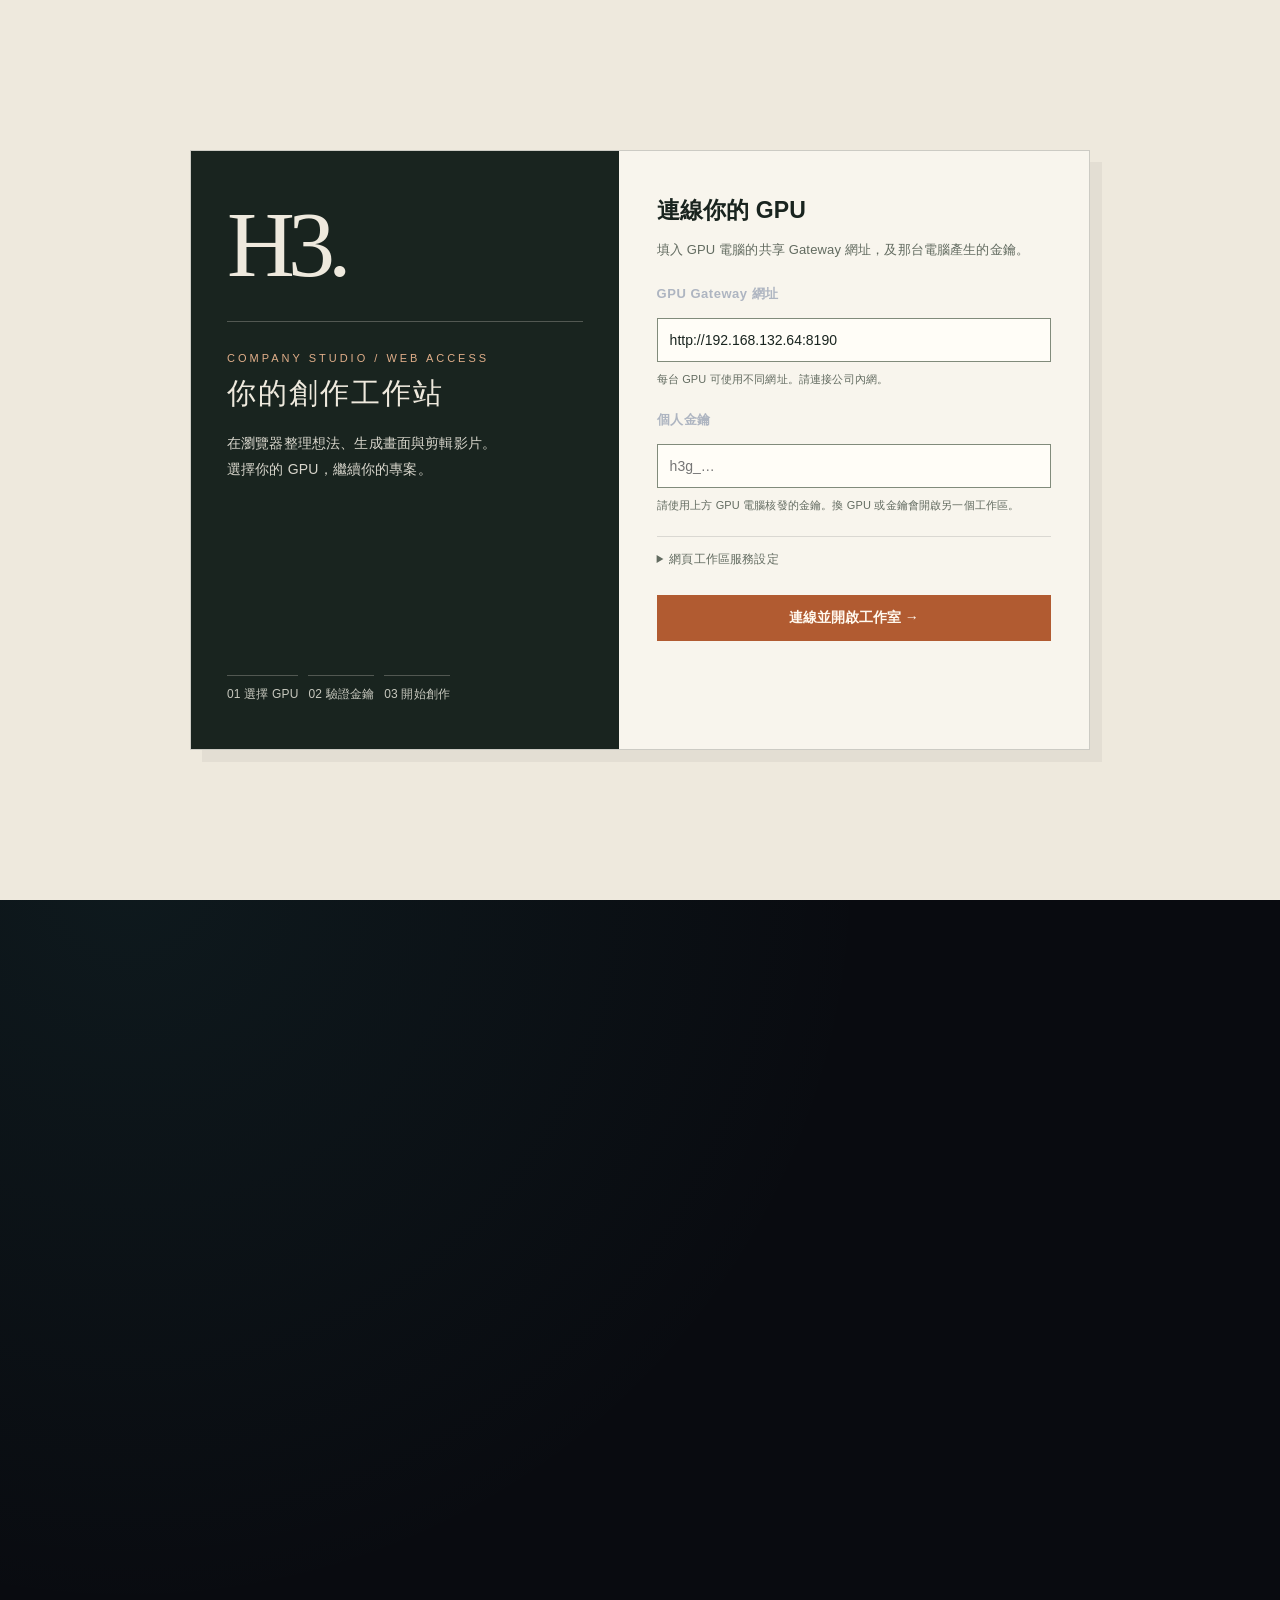
<file: site/index.html>
<!doctype html>
<html lang="zh-Hant">
<head>
  <meta name="referrer" content="no-referrer">
  <link rel="stylesheet" href="./web-client.css?v=c625618d64e3cfe3">
  <meta charset="utf-8">
  <meta name="viewport" content="width=device-width, initial-scale=1">
  <title>MiniMax H3 Studio</title>
  <link rel="stylesheet" href="./static/styles.css?v=20260921-qwen-image&v=c625618d64e3cfe3">
</head>
<body class="h3-web-locked">
  <div class="ambient ambient-one"></div>
  <div class="ambient ambient-two"></div>
  <header class="topbar">
    <a class="brand" href="#">
      <span class="brand-mark">H3</span>
      <span><strong>MiniMax H3 Studio</strong><small>Cinematic workflow workspace</small></span>
    </a>
    <div class="engine-status">
      <span id="statusDot" class="status-dot"></span>
      <span id="statusText">檢查生成引擎...</span>
      <span id="studioRoleBadge" class="studio-role-badge client">一般使用者</span>
      <a class="button ghost small" href="./images.html" target="_blank" rel="noopener">▧ 圖片</a>
      <a class="button ghost small" href="./editor.html" target="_blank" rel="noopener">✂ 影片剪輯</a>
      <button id="openMusicStudio" class="button ghost small music-toolbar-button" type="button" aria-haspopup="dialog"><b>♫</b><span>Music 3</span></button>
      <button id="openVoiceStudio" class="button ghost small voice-toolbar-button" type="button" aria-haspopup="dialog"><b>◉</b><span>語音</span></button>
      <button id="openPromptGuide" class="button ghost small guide-toolbar-button" type="button" aria-haspopup="dialog" aria-label="開啟提示詞指南"><b>✦</b><span class="guide-button-label">提示詞指南</span></button>
      <button id="startEngine" class="button ghost small" type="button">啟動引擎</button>
      <button id="openModelUpdates" class="button ghost small model-update-toolbar" type="button" aria-haspopup="dialog"><span id="modelUpdateToolbarDot" class="model-update-toolbar-dot hidden"></span><span id="modelUpdateToolbarText">模型版本</span></button>
      <button id="openConnectionSettings" class="button ghost small" type="button">引擎設定</button>
      <button id="openGatewaySettings" class="button ghost small hidden" type="button" aria-haspopup="dialog">共享引擎</button>
    </div>
  </header>

  <main class="page-shell">
    <section id="sharedQueue" class="shared-queue" aria-labelledby="sharedQueueTitle" aria-busy="true">
      <div class="shared-queue-heading">
        <div><p class="eyebrow">SHARED ENGINE</p><h2 id="sharedQueueTitle">共享生成佇列</h2></div>
        <div class="shared-queue-tools"><span id="queueUpdatedAt">正在讀取...</span><button id="refreshSharedQueue" class="button ghost small" type="button" aria-label="重新整理共享生成佇列">重新整理</button></div>
      </div>
      <div class="shared-queue-stats" aria-label="目前排隊數量">
        <div class="queue-stat queue-stat-running"><span><i></i>引擎執行</span><strong id="queueRunningCount">—</strong><small>已進入生成引擎</small></div>
        <div class="queue-stat"><span>引擎排隊</span><strong id="queuePendingCount">—</strong><small>已送達，等待輪到</small></div>
        <div class="queue-stat queue-stat-local"><span>本機待送出</span><strong id="queueLocalCount">—</strong><small>這個 Studio 的等待工作</small></div>
      </div>
      <p id="queueStatusMessage" class="queue-status-message" role="status" aria-live="polite">正在確認引擎排隊狀態...</p>
      <details class="queue-details">
        <summary>查看工作清單<span aria-hidden="true">⌄</span></summary>
        <div id="queueWorkList" class="queue-work-list"><p class="queue-empty">正在讀取...</p></div>
        <p class="queue-scope-note">引擎數量包含共用同一引擎的工作；本機待送出另列，其他同事電腦尚未送出的工作不在此清單。順序會隨新增、完成與取消更新。</p>
      </details>
    </section>
    <nav class="workspace-switch" aria-label="工作模式">
      <button class="active" type="button" data-workspace="quick">
        <span>QUICK</span><strong>快速生成</strong><small>老虎機示意影片與單段 H3 工作</small>
      </button>
      <button type="button" data-workspace="shortfilm">
        <span>STORY</span><strong>短片創作</strong><small>角色、場次、分鏡與連戲製作</small>
      </button>
    </nav>

    <div id="quickWorkspace">
    <section class="hero">
      <div>
        <p class="eyebrow">CREATE WITH MINIMAX H3</p>
        <h1>把素材、角色與分鏡<br><span>編排成一支影片。</span></h1>
        <p class="hero-copy">選擇生成方式，指定角色名稱與聲音，剩下的標籤和 ComfyUI 節點由工具自動處理。</p>
      </div>
      <div class="hero-meter">
        <div><span>GPU</span><strong id="deviceName">RTX 5060 Ti</strong></div>
        <div><span>工作流</span><strong>8 種</strong></div>
        <div><span>執行方式</span><strong id="executionMode">本機 GPU</strong></div>
      </div>
    </section>

    <section class="mode-section">
      <div class="section-heading">
        <div><span class="step-number">01</span><h2>選擇生成方式</h2></div>
        <p>隨時切換，已填寫的內容會保留。</p>
      </div>
      <div class="mode-grid" id="modeGrid">
        <button class="mode-card active" data-mode="t2v" type="button">
          <span class="mode-icon text-icon">T</span>
          <span><strong>文生影片</strong><small>從完整敘述建立畫面與聲音</small></span>
          <i></i>
        </button>
        <button class="mode-card" data-mode="fl2va" type="button">
          <span class="mode-icon frame-icon"></span>
          <span><strong>首尾圖片</strong><small>控制第一幀與最後一幀</small></span>
          <i></i>
        </button>
        <button class="mode-card" data-mode="r2v" type="button">
          <span class="mode-icon refs-icon"><b></b><b></b><b></b></span>
          <span><strong>多模態參考</strong><small>角色、背景、聲音與分鏡</small></span>
          <i></i>
        </button>
        <button class="mode-card" data-mode="replace" type="button">
          <span class="mode-icon replace-icon">⇄</span>
          <span><strong>角色替換</strong><small>新形象接手原影片表演</small></span>
          <i></i>
        </button>
        <button class="mode-card" data-mode="symbol_loop" type="button">
          <span class="mode-icon symbol-icon">∞</span>
          <span><strong>圖騰循環</strong><small>固定尺寸與頭尾無縫循環</small></span>
          <i></i>
        </button>
        <button class="mode-card" data-mode="extend" type="button">
          <span class="mode-icon extend-icon">↳</span>
          <span><strong>續接影片</strong><small>從上一段最後畫面繼續表演</small></span>
          <i></i>
        </button>
        <button class="mode-card" data-mode="popup_panel" type="button">
          <span class="mode-icon popup-icon">▣</span>
          <span><strong>彈窗面板動畫</strong><small>固定底板，製作面板進場、表演與退場</small></span>
          <i></i>
        </button>
        <button class="mode-card" data-mode="mg_animation" type="button">
          <span class="mode-icon mg-icon">MG</span>
          <span><strong>MG 動畫</strong><small>角色、轉輪帶與背景分層表演</small></span>
          <i></i>
        </button>
      </div>
    </section>

    <div class="studio-grid">
      <div class="editor-column">
        <section class="panel settings-panel">
          <div class="panel-title"><span class="step-number">02</span><div><h2>影片設定</h2><p>八種模式共用的輸出規格</p></div></div>
          <div class="job-identity">
            <label class="job-name-field"><span>本次任務名稱</span><input id="jobName" maxlength="80" placeholder="例如：金色圖騰循環 01"></label>
            <div class="filename-rule"><span>預計儲存檔名</span><strong id="filenamePreview">未命名時：年-月-日_時-分-秒_微秒</strong><small>有任務名稱就優先使用名稱；空白時才使用實際開始生成時間</small></div>
          </div>
          <div class="form-grid four">
            <label>畫面比例<select id="aspectRatio"><option>16:9</option><option>9:16</option><option>1:1</option><option>4:3</option><option>3:4</option><option>21:9</option></select></label>
            <label>解析度<select id="megapixels"><option value="0.4">快速預覽 · 0.4MP</option><option value="0.7">標準 · 0.7MP</option><option value="0.9">高畫質 · 0.9MP</option><option value="0.98">原生畫質 · 0.98MP</option></select></label>
            <label>時長<div class="field-unit"><input id="duration" type="number" min="5" max="15" step="0.5" value="5"><span>秒</span></div></label>
            <div><label for="seed">Seed</label><div class="seed-row"><input id="seed" type="number" min="0" value="1" aria-describedby="videoSeedHelp"><button id="videoSeedAuto" class="button ghost small seed-auto-button" type="button" aria-label="每次影片生成自動更換 Seed" aria-pressed="true">AUTO</button><button id="randomSeed" class="icon-button" type="button" title="隨機 Seed">↻</button></div><small id="videoSeedHelp" class="field-help">每次生成前自動換新 Seed，欄位保留本次使用值。</small></div>
          </div>
          <div class="quality-selector">
            <label>生成品質<select id="qualityMode"><option value="native">原生品質 · 最終輸出</option><option value="turbo">Turbo 穩定版 · 自動適配</option><option value="turbo_fast">Turbo 新快速 · 4-step v1.1 768p</option><option value="turbo_quality">Turbo 新高品質 · 8-step 768p</option><option value="turbo_audio">Turbo 聲音改善 · 4-step v1.2 768p</option><option value="turbo_ref_quality">Ref Turbo 品質比較 · 8-step v1.0</option><option value="turbo_sla">實驗性 Turbo-SLA · 4-step</option><option value="sparse_experimental">實驗性稀疏加速 · 4-step（原版）</option></select></label>
            <div><strong id="qualityModeTitle">原生品質模式</strong><span id="qualityModeHint">保留目前採樣設定，適合正式成品。</span></div>
          </div>
          <div class="quality-selector">
            <label>影片解碼<select id="videoVae" aria-describedby="videoVaeHint"><option value="auto">自動（優先 INT8）</option><option value="int8">INT8（較快、省記憶體）</option><option value="fp16">FP16（相容模式）</option></select></label>
            <div><strong>影片解碼效能</strong><span id="videoVaeHint">自動優先使用 INT8；引擎不支援或缺少模型時使用 FP16。主要加速解碼、降低記憶體占用；整體生成時間仍依鏡頭而定。</span></div>
          </div>
          <label class="check-option shortfilm-export-option"><input id="memoryOptimization" type="checkbox" checked aria-describedby="memoryOptimizationHint"><span><strong>省顯存 · H3 記憶體最佳化</strong><small id="memoryOptimizationHint">獨立於生成品質，減少運算暫存峰值；不保證更快，也不保證高解析長影片不會記憶體不足。</small></span></label>
          <div class="retime-selector">
            <label class="check-option"><input id="retimeEnabled" type="checkbox"><span><strong>產生節奏預覽版</strong><small>H3 仍生成至少 5 秒；完成後另外輸出指定秒數，原始影片會保留。</small></span></label>
            <label id="retimeDurationWrap">節奏版長度<div class="field-unit"><input id="retimeDuration" type="number" min="0.5" max="60" step="0.1" value="2" disabled><span>秒</span></div></label>
            <div><strong id="retimeSummary">目前不調整速度</strong><small>影像維持 24 FPS，聲音會同步快放或慢放。</small></div>
          </div>
          <div class="frame-export-selector">
            <label class="check-option"><input id="exportFrames" type="checkbox"><span><strong>完成後自動匯出 PNG 連續圖</strong><small>以最終播放版本逐幀輸出並打包成 ZIP；啟用節奏預覽時會匯出節奏版畫面。</small></span></label>
            <div><strong>PNG · 六位數序號 · ZIP</strong><small>例如：任務名稱_000001.png；高解析度或長影片會使用較多磁碟空間。</small></div>
          </div>
          <details class="advanced">
            <summary>進階採樣設定</summary>
            <div class="form-grid three">
              <label>採樣步數<input id="steps" type="number" min="4" max="40" value="20"></label>
              <label>Scheduler<select id="scheduler"><option value="simple">simple</option><option value="beta">beta</option><option value="normal">normal</option><option value="sgm_uniform">sgm_uniform</option><option value="karras">karras</option></select></label>
              <label id="refSizeWrap" class="hidden">角色參考圖精度<select id="refImageSize"><option value="match">match · 較快／Turbo 建議</option><option value="max">max · 身份較準／較耗顯存</option></select><small class="field-help">只控制參考圖片的處理精度，不是角色強度；非 Ref2VA 模式不適用。</small></label>
            </div>
          </details>
          <div id="quickLoraPanel"></div>
          <div class="motion-director">
            <div class="motion-director-copy">
              <span class="motion-kicker">MOTION DIRECTOR</span>
              <strong>動態導演</strong>
              <small id="motionPresetHint">自然力學、重心轉移與連續收勢</small>
            </div>
            <div class="form-grid four">
              <label>動態類型<select id="motionProfile"><option value="natural">自然動態</option><option value="impact">打擊與碰撞</option><option value="action">動作場面</option><option value="dance">舞蹈與節奏</option><option value="chase">追逐與奔跑</option><option value="vfx">特效與能量</option><option value="none">不自動強化</option></select></label>
              <label>動態強度<select id="motionIntensity"><option value="1">1 · 克制</option><option value="2">2 · 穩定</option><option value="3" selected>3 · 平衡</option><option value="4">4 · 明顯</option><option value="5">5 · 強烈</option></select></label>
              <label>物理表現<select id="physicsStyle"><option value="realistic">寫實</option><option value="balanced" selected>電影化平衡</option><option value="stylized">風格化</option></select></label>
              <label>鏡頭反應<select id="cameraResponse"><option value="stable">穩定</option><option value="follow" selected>平滑跟隨</option><option value="handheld">克制手持</option><option value="impact">碰撞震動</option></select></label>
            </div>
          </div>
          <div id="dimensionPreview" class="dimension-preview">預計輸出 864 × 480 · 24 FPS</div>
        </section>

        <section id="symbolLoopPanel" class="panel hidden">
          <div class="panel-title"><span class="step-number">03</span><div><h2>圖騰固定畫布</h2><p>自動選擇解析度並擴張畫布，不裁切、不拉伸原圖</p></div></div>
          <div class="symbol-source-grid">
            <div id="symbolUpload" class="symbol-upload-zone">
              <input id="symbolImageInput" type="file" accept="image/*" hidden>
              <span>∞</span><strong>拖入靜態圖騰</strong><small>或點擊選擇 PNG、JPG、WebP</small>
            </div>
            <div id="symbolPreview" class="symbol-preview empty">
              <div class="symbol-canvas-preview"></div>
              <div><span class="motion-kicker horizontal">FIXED CANVAS</span><strong id="symbolSourceName">尚未選擇圖片</strong><small id="symbolSourceInfo">上傳後會自動選擇畫布與解析度</small></div>
            </div>
          </div>
          <div class="symbol-locks">
            <div><strong>中心 Pivot</strong><span>固定在畫布中心，不依發光或粒子範圍重新定位</span></div>
            <div><strong>尺寸鎖定</strong><span id="symbolScaleInfo">原圖容得下時保留原始像素尺寸</span></div>
            <div><strong>循環鎖定</strong><span>同一張擴邊圖會同時作為第一幀與最後一幀</span></div>
          </div>
          <div class="replacement-safety"><strong>擴邊規則</strong><span>以圖片邊緣的背景色補足空白；若原圖帶透明邊緣則保留透明擴邊。物件本身不會被拉寬、壓扁或裁切。</span></div>
        </section>

        <section id="keyframePanel" class="panel hidden">
          <div class="panel-title"><span class="step-number">03</span><div><h2>首尾畫面</h2><p>至少上傳一張，尾圖可以省略</p></div></div>
          <div class="keyframe-options">
            <label>圖片適配
              <select id="keyframeFit">
                <option value="contain">完整擴邊（不裁切）</option>
                <option value="cover">置中裁切（填滿畫面）</option>
                <option value="stretch">強制拉伸</option>
              </select>
            </label>
            <div id="keyframeFitHint"><strong>完整擴邊</strong><span>保留原圖比例，以邊緣顏色補足輸出畫布。</span></div>
          </div>
          <div class="upload-pair">
            <div class="upload-box" data-upload-target="first">
              <input id="firstImageInput" type="file" accept="image/*" hidden>
              <div id="firstImagePreview" class="upload-preview"><span class="upload-plus">＋</span><strong>起始圖片</strong><small>點擊或拖入圖片</small></div>
            </div>
            <div class="flow-arrow">→</div>
            <div class="upload-box" data-upload-target="last">
              <input id="lastImageInput" type="file" accept="image/*" hidden>
              <div id="lastImagePreview" class="upload-preview"><span class="upload-plus">＋</span><strong>結束圖片</strong><small>選填</small></div>
            </div>
          </div>
        </section>

        <section id="referencePanel" class="panel hidden">
          <div class="panel-title action-title">
            <div><span class="step-number">03</span><div><h2 id="referencePanelTitle">角色與參考素材</h2><p id="referencePanelDescription">在敘述詞中直接使用名稱代號</p></div></div>
            <button id="addReference" class="button secondary" type="button">＋ 新增素材</button>
          </div>
          <div class="info-strip"><strong id="referenceInfoTitle">自動映射</strong><span id="referenceInfoText">圖片、動作影片與聲音會轉成 &lt;Picture n&gt;、&lt;Video n&gt;、&lt;Audio n&gt;，不需要手動編號。</span></div>
          <div id="referenceList" class="reference-list"></div>
          <div id="referenceEmpty" class="empty-state"><span>◎</span><strong>尚未加入參考素材</strong><p>先新增一位角色或一個背景。</p></div>
        </section>

        <section id="mgDirectorPanel" class="panel mg-director-panel hidden">
          <div class="panel-title"><span class="step-number">04</span><div><h2>MG 分層動態導演</h2><p>分開設定角色、可見轉輪窗與背景；工具會編譯成官方 Ref2VA 六段式提示詞</p></div></div>
          <div class="mg-layer-grid">
            <article class="mg-layer-card character-layer">
              <div class="mg-layer-heading"><span>01</span><div><strong>角色動態</strong><small>先決定角色在畫面中的位置，再描述完整動作鏈</small></div></div>
              <div class="form-grid two">
                <label>角色方位<select id="mgCharacterPosition" data-mg-field="characterPosition"><option value="top">上方</option><option value="upper_left">左上方</option><option value="upper_right">右上方</option><option value="left">左方</option><option value="center">中央</option><option value="right">右方</option><option value="lower_left">左下方</option><option value="lower_right">右下方</option><option value="bottom">下方</option><option value="custom">自訂</option></select></label>
                <label>位置補充<input id="mgCharacterPositionDetail" data-mg-field="characterPositionDetail" placeholder="例如：轉輪右側，不遮擋圖騰與分數"></label>
              </div>
              <label>角色表演<textarea id="mgCharacterMotion" data-mg-field="characterMotion" rows="4" placeholder="預備動作 → 重心轉移 → 主要動作 → 反作用 → 表情與收勢"></textarea></label>
            </article>

            <article class="mg-layer-card reel-layer">
              <div class="mg-layer-heading"><span>02</span><div><strong>轉輪帶與圖騰</strong><small>只控制可見轉輪窗；不改變數學轉輪表、圖騰機率或停輪格幾何</small></div></div>
              <div class="form-grid four mg-reel-controls">
                <label>轉輪運動模型<select id="mgReelMotionModel" data-mg-field="reelMotionModel"><option value="continuous">連續整帶轉輪</option><option value="independent">獨立單格轉輪</option><option value="cascade">消除／級聯／混合</option></select></label>
                <label>圖騰移動方向<select id="mgReelDirection" data-mg-field="reelDirection"><option value="top_down">由上往下</option><option value="bottom_up">由下往上</option><option value="custom">依文字自訂</option></select></label>
                <label>停輪順序<select id="mgReelStopOrder" data-mg-field="reelStopOrder"><option value="left_right">由左至右依序停輪</option><option value="right_left">由右至左依序停輪</option><option value="simultaneous">同時停輪</option><option value="custom">依文字自訂</option></select></label>
                <label>停輪間隔<div class="field-unit"><input id="mgReelStopStagger" data-mg-field="reelStopStagger" type="number" min="0" max="1.5" step="0.01"><span>秒</span></div></label>
              </div>
              <div class="form-grid two mg-text-grid">
                <label>旋轉、減速與停輪<textarea id="mgReelMotion" data-mg-field="reelMotion" rows="4" placeholder="加速 → 穩定旋轉 → 依序減速 → 機械回彈 → 停穩"></textarea></label>
                <label>停輪後圖騰表演<textarea id="mgSymbolPostStopMotion" data-mg-field="symbolPostStopMotion" rows="4" placeholder="所有軸停穩後，中獎圖騰才開始放大、發光或做一次主動作"></textarea></label>
              </div>
            </article>

            <article class="mg-layer-card background-layer">
              <div class="mg-layer-heading"><span>03</span><div><strong>背景與鏡頭</strong><small>環境動態保持低對比，鏡頭預設固定，避免影響轉輪可讀性</small></div></div>
              <div class="form-grid three">
                <label>背景動態強度<select id="mgBackgroundMotionLevel" data-mg-field="backgroundMotionLevel"><option value="locked">完全固定</option><option value="subtle">輕微環境動態</option><option value="active">明顯環境表演</option></select></label>
                <label>鏡頭方式<select id="mgCameraMotion" data-mg-field="cameraMotion"><option value="static">固定鏡頭</option><option value="push_in">小幅緩慢推進</option><option value="pull_out">小幅緩慢拉遠</option><option value="pan">小幅平移</option><option value="custom">依文字自訂</option></select></label>
                <label>鏡頭補充<input id="mgCameraMotionDetail" data-mg-field="cameraMotionDetail" placeholder="例如：保持完整轉輪窗在安全區內"></label>
              </div>
              <label>背景表演<textarea id="mgBackgroundMotion" data-mg-field="backgroundMotion" rows="4" placeholder="例如：遠景環境光緩慢流動，少量粒子漂移，背景不與轉輪和角色搶焦"></textarea></label>
            </article>
          </div>
          <div class="replacement-safety"><strong>MG 製作規則</strong><span>角色不得遮擋圖騰、標題、分數與 JP 數值；各停輪格尺寸和中心保持一致；文字與動態數值維持可讀並建議在後製中獨立合成。</span></div>
        </section>

        <section id="replacementPanel" class="panel hidden">
          <div class="panel-title"><span class="step-number">03</span><div><h2>角色替換素材</h2><p>原角色圖指定要替換的人物，新角色圖決定替換後外觀，原影片提供表演與動作</p></div></div>
          <div class="form-grid two replacement-fields">
            <label>新角色名稱<input id="replacementAlias" value="新角色" placeholder="例如：妲己"></label>
            <label>要替換的位置／原角色<input id="replacementTarget" value="動態參考影片中的主要角色" placeholder="例如：影片左側穿白衣的狐妖"></label>
          </div>
          <label class="replacement-description">新角色固定特徵<input id="replacementDescription" placeholder="例如：黑色長髮、紅色古裝、金色髮飾"></label>
          <div class="replacement-assets">
            <div id="replacementSourceImageZone" class="asset-zone replacement-zone" data-replacement-kind="sourceImages">
              <input id="replacementSourceImageInput" type="file" accept="image/*" multiple hidden>
              <div class="asset-zone-title"><span>原角色參考圖（選填） · <b id="replacementSourceImageCount">0 張</b></span><button id="addReplacementSourceImages" type="button">＋ 選擇圖片</button></div>
              <div id="replacementSourceImageList" class="thumb-grid"><span class="asset-placeholder">拖入原影片中要替換的人物截圖；建議裁切至單一角色，清楚露出臉部與服裝</span></div>
            </div>
            <div id="replacementImageZone" class="asset-zone replacement-zone" data-replacement-kind="images">
              <input id="replacementImageInput" type="file" accept="image/*" multiple hidden>
              <div class="asset-zone-title"><span>替換後角色圖（必填） · <b id="replacementImageCount">0 張</b></span><button id="addReplacementImages" type="button">＋ 選擇圖片</button></div>
              <div id="replacementImageList" class="thumb-grid"><span class="asset-placeholder">拖入至少 1 張替換後角色圖片；用來決定生成後的臉部、服裝與外觀</span></div>
            </div>
            <div id="replacementVideoZone" class="asset-zone replacement-zone" data-replacement-kind="video">
              <input id="replacementVideoInput" type="file" accept="video/mp4,video/webm,video/quicktime,.mov,.mkv,.avi" hidden>
              <div class="asset-zone-title"><span>原始表演影片</span><button id="addReplacementVideo" type="button">＋ 選擇影片</button></div>
              <div id="replacementVideoPreview" class="thumb-grid"><span class="asset-placeholder">拖入含有要被替換角色的原影片</span></div>
              <label class="check-row"><input id="replacementUseAudio" type="checkbox"><span>將原聲提供給 AI，協助嘴型與動作同步</span></label>
            </div>
          </div>
          <p class="render-note">原角色圖用來指定「換掉誰」，替換後角色圖決定「換成誰」，兩組合計最多 9 張。長片建議最多 8 張，預留一張給跨段連續性；未提供原角色圖時，仍依文字指定對象。</p>
          <div id="replacementVideoInfo" class="replacement-video-info empty">
            <strong>尚未分析來源影片</strong><span>上傳後會顯示尺寸、時長、音軌與預計片段數。</span>
          </div>
          <div class="replacement-batch-options">
            <label class="check-option"><input id="replacementAutoSplit" type="checkbox" checked><span><strong>處理完整來源影片</strong><small>超過 15 秒時，自動切割、逐段替換並合併成完整影片。</small></span></label>
            <label class="check-option"><input id="replacementContinuity" type="checkbox" checked><span><strong>跨段連續性保護</strong><small>使用 0.5 秒重疊動作與上一段角色結果，降低接縫跳動。</small></span></label>
            <label>切段策略<select id="replacementSplitStrategy"><option value="smart">智慧切點（建議）</option><option value="balanced">平均切段</option></select></label>
            <label>完成影片聲音<select id="replacementAudioMode"><option value="original">完整保留原影片聲音（建議）</option><option value="generated">使用各段 AI 生成聲音</option><option value="mute">靜音輸出</option></select></label>
          </div>
          <div class="replacement-safety"><strong>長片工作方式</strong><span>顯卡一次只處理一個片段；任何片段失敗都可從該段接續，不必整支影片重做。正式成品仍建議檢查跨段接縫。</span></div>
        </section>

        <section id="continuationPanel" class="panel hidden">
          <div class="panel-title"><span class="step-number">03</span><div><h2 id="continuationTitle">選擇上一段影片</h2><p id="continuationDescription">自動擷取最後一幀，作為新影片的精確起始畫面</p></div></div>
          <div id="multimodalContinuationNote" class="info-strip hidden"><strong>多模態開頭參考</strong><span>上一段最後一幀會自動排為 &lt;Picture 1&gt;；角色、場景與物件圖片會從 &lt;Picture 2&gt; 開始對應。</span></div>
          <div class="continuation-source-grid">
            <div class="continuation-job-source">
              <label>已完成的 H3 Studio 工作<select id="continuationJob"><option value="">選擇一支已完成影片</option></select></label>
              <button id="useContinuationJob" class="button secondary wide" type="button">使用選擇的影片</button>
            </div>
            <div id="continuationUpload" class="continuation-upload-zone">
              <input id="continuationVideoInput" type="file" accept="video/mp4,video/webm,video/quicktime,.mov,.mkv,.avi" hidden>
              <span>↥</span><strong>拖入外部影片</strong><small>或點擊選擇 MP4、MOV、WebM</small>
            </div>
          </div>
          <div id="continuationPreview" class="continuation-preview empty">
            <div class="continuation-frame"></div>
            <div><span id="continuationSourceKind" class="motion-kicker horizontal">CONTINUATION SOURCE</span><strong id="continuationSourceName">尚未選擇影片</strong><small id="continuationSourceInfo">選擇後會顯示最後一幀與影片資訊</small></div>
          </div>
          <div id="continuationOptions" class="form-grid three continuation-options">
            <label class="check-option"><input id="continuationMerge" type="checkbox" checked><span><strong>自動串接完整影片</strong><small>完成後把上一段與新片段合併</small></span></label>
            <label>聲音銜接<select id="continuationAudio"><option value="both">保留兩段聲音</option><option value="new">上一段靜音，只保留新聲音</option><option value="mute">完整影片靜音</option></select></label>
            <div class="continuation-note"><strong>無縫處理</strong><span>自動略過新片段重複的第一幀</span></div>
          </div>
        </section>

        <section class="panel prompt-panel">
          <div class="panel-title"><span class="step-number" id="promptStep">03</span><div><h2 id="promptPanelTitle">影片敘述</h2><p id="promptPanelDescription">描述事件、動作、鏡頭、台詞和聲音</p></div></div>
          <div id="mgPromptInfo" class="info-strip mg-prompt-info hidden"><strong>會自動整合</strong><span>角色、轉輪帶、背景與鏡頭的設定會由工具自動整理成一份官方 Ref2VA 提示詞，再一次送給 AI 生成。這裡不用重複填寫，只需補充跨圖層互動、整體故事、聲音或特殊時間安排。</span></div>
          <textarea id="prompt" rows="10" placeholder="例如：小明走進神殿，看見金色佛像後停下腳步。攝影機從背後緩慢推進，小明轉頭說：「有人在這裡嗎？」背景只有微弱風聲與遠處鐘聲。"></textarea>
          <div class="prompt-footer"><span id="promptCount">0 字</span><button id="insertPromptTemplate" class="text-button" type="button">插入提示詞範本</button></div>
          <p class="render-note">對白請明確寫成「小明說：『你好。』」或「旁白：『故事開始了。』」。預覽與送出時會自動補上台詞標籤，保留原文；已加標籤的台詞不會重複處理。</p>
          <div id="promptTemplateHelp" class="prompt-template-help hidden">
            <div><strong>快速替換關鍵字</strong><span id="promptKeywordStatus">點一下標籤，即可選取提示詞中的對應內容</span></div>
            <div id="promptKeywordList" class="prompt-keyword-list"></div>
            <small>請替換所有 {{關鍵字}}；不需要的台詞、音效或配樂整句刪除即可。素材名稱請與上方「名稱代號」完全一致。</small>
          </div>
        </section>

        <section class="panel storyboard-panel">
          <div class="panel-title action-title">
            <div><span id="storyboardStep" class="step-number">05</span><div><h2>分鏡時間軸</h2><p id="storyboardHint">可加入文字分鏡與圖片；圖片能作為柔性參考或精確時間錨點</p></div></div>
            <button id="addStoryboard" class="button secondary" type="button">＋ 新增鏡頭</button>
          </div>
          <div id="storyboardList" class="storyboard-list"></div>
          <div id="storyboardEmpty" class="empty-state compact"><span>⌁</span><strong>沒有分鏡</strong><p>影片會依主敘述一次完成。</p></div>
        </section>
      </div>

      <aside class="render-column">
        <div class="sticky-stack">
          <section class="panel render-panel">
            <div class="render-orb"><span></span><b>H3</b></div>
            <p class="eyebrow">READY TO COMPILE</p>
            <h2>生成控制台</h2>
            <div class="summary-list">
              <div><span>模式</span><strong id="summaryMode">文生影片</strong></div>
              <div><span>尺寸</span><strong id="summarySize">864 × 480</strong></div>
              <div><span>時長</span><strong id="summaryDuration">約 5.17 秒</strong></div>
              <div><span>動態</span><strong id="summaryMotion">自然動態 · 3</strong></div>
              <div><span>參考素材</span><strong id="summaryAssets">0 個</strong></div>
            </div>
            <button id="compileButton" class="button secondary wide" type="button">預覽編譯提示詞</button>
            <button id="renderButton" class="button primary wide" type="button"><span>開始生成影片</span><i>→</i></button>
            <p id="renderNote" class="render-note">工作會依序進入本機 GPU 佇列。</p>
          </section>

          <section id="compiledPanel" class="panel compiled-panel hidden">
            <div class="mini-title"><h3>編譯後提示詞</h3><button id="copyCompiled" class="text-button" type="button">複製</button></div>
            <pre id="compiledPrompt"></pre>
          </section>
        </div>
      </aside>
    </div>

    <section class="jobs-section">
      <div class="section-heading jobs-heading">
        <div><span class="step-number">06</span><h2>生成工作</h2></div>
        <div class="job-toolbar"><input id="jobSearch" type="search" placeholder="搜尋任務名稱或編號"><button id="refreshJobs" class="button ghost small" type="button">重新整理</button></div>
      </div>
      <p id="jobRefreshStatus" class="job-refresh-status" role="status" aria-live="polite">每 3 秒自動更新工作狀態</p>
      <div id="jobList" class="job-list"></div>
      <div id="jobEmpty" class="empty-state"><span>□</span><strong>還沒有生成工作</strong><p>設定完成後，按下「開始生成影片」。</p></div>
      <div id="jobPagination" class="job-pagination hidden"><button id="previousJobPage" class="button ghost small" type="button">← 上一頁</button><span id="jobPageLabel">第 1 / 1 頁</span><button id="nextJobPage" class="button ghost small" type="button">下一頁 →</button></div>
    </section>
    </div>

    <section id="shortfilmWorkspace" class="shortfilm-workspace hidden">
      <header class="shortfilm-hero">
        <div>
          <p class="eyebrow">RULE-BASED SHORT FILM WORKSPACE</p>
          <h1>把故事拆成可控制的<span>場次與鏡頭。</span></h1>
          <p>不使用外部 Agent 或官方 API；創意由你決定，工具負責素材對應、官方 H3 格式、連戲檢查與依序生成。</p>
        </div>
        <div class="shortfilm-project-picker">
          <label>目前專案<select id="shortfilmProjectSelect"><option value="">尚未建立專案</option></select></label>
          <div><button id="newShortfilmProject" class="button primary" type="button">＋ 新增短片</button><button id="deleteShortfilmProject" class="button ghost" type="button">刪除專案</button></div>
        </div>
      </header>

      <div id="shortfilmEmpty" class="panel shortfilm-empty">
        <span>STORY</span><h2>建立第一個短片專案</h2><p>先建立專案，再加入角色、場景與分鏡。快速生成模式不會受到影響。</p>
        <button class="button primary" type="button" data-shortfilm-create>建立短片專案</button>
      </div>

      <div id="shortfilmEditor" class="hidden">
        <div class="shortfilm-grid">
          <div class="shortfilm-main-column">
            <section class="panel shortfilm-project-panel">
              <div class="panel-title"><span class="step-number">01</span><div><h2>故事企劃</h2><p>設定短片方向與全片共用輸出規格</p></div></div>
              <div class="form-grid three">
                <label>專案名稱<input id="sfTitle" maxlength="80" placeholder="例如：午夜車站"></label>
                <label>短片類型<select id="sfFormat"><option value="narrative">敘事短片</option><option value="dialogue">角色對話</option><option value="commercial">電影式宣傳片</option><option value="montage">視覺蒙太奇</option></select></label>
                <label>目標總長<div class="field-unit"><input id="sfTargetDuration" type="number" min="5" max="3600" step="1"><span>秒</span></div></label>
              </div>
              <div class="form-grid three">
                <label>畫面比例<select id="sfAspectRatio"><option>16:9</option><option>9:16</option><option>1:1</option><option>4:3</option><option>3:4</option><option>21:9</option></select></label>
                <label>解析度<select id="sfMegapixels"><option value="0.4">快速預覽 · 0.4MP</option><option value="0.7">標準 · 0.7MP</option><option value="0.9">高畫質 · 0.9MP</option><option value="0.98">原生畫質 · 0.98MP</option></select></label>
                <label>生成品質<select id="sfQuality" aria-describedby="sfQualityHint"><option value="native">原生品質</option><option value="turbo">Turbo 穩定版</option><option value="turbo_fast">Turbo 新快速 · 4-step v1.1</option><option value="turbo_quality">Turbo 新高品質 · 8-step</option><option value="turbo_audio">Turbo 聲音改善 · 4-step v1.2</option><option value="turbo_ref_quality">Ref Turbo 品質比較 · 8-step v1.0</option><option value="turbo_sla">實驗性 Turbo-SLA · 4-step</option><option value="sparse_experimental">實驗性稀疏加速（原版）</option></select></label>
              </div>
              <p id="sfQualityHint" class="field-help"></p>
              <div class="quality-selector">
                <label>影片解碼<select id="sfVideoVae" aria-describedby="sfVideoVaeHint"><option value="auto">自動（優先 INT8）</option><option value="int8">INT8（較快、省記憶體）</option><option value="fp16">FP16（相容模式）</option></select></label>
                <div><strong>每個鏡頭共用</strong><span id="sfVideoVaeHint">自動優先使用 INT8；引擎不支援或缺少模型時使用 FP16。主要加速解碼、降低記憶體占用；整體生成時間仍依鏡頭而定。</span></div>
              </div>
              <label class="check-option shortfilm-export-option"><input id="sfMemoryOptimization" type="checkbox" checked aria-describedby="sfMemoryOptimizationHint"><span><strong>全片省顯存 · H3 記憶體最佳化</strong><small id="sfMemoryOptimizationHint">每個鏡頭共用；減少運算暫存峰值，不保證更快，也不保證完全避免記憶體不足。</small></span></label>
              <label class="check-option shortfilm-export-option"><input id="sfExportFrames" type="checkbox"><span><strong>每個鏡頭完成後自動匯出 PNG 連續圖</strong><small>依各鏡頭最終節奏版本打包 ZIP，可從生成工作下載。</small></span></label>
              <div id="sfLoraPanel"></div>
              <label class="shortfilm-wide-field">視覺風格<input id="sfStyle" placeholder="例如：cinematic realism, warm tungsten lighting, restrained camera motion"></label>
              <label class="shortfilm-wide-field">故事大綱<textarea id="sfSynopsis" rows="4" placeholder="描述故事起點、衝突、轉折與結局；這裡只保存企劃，不會直接整段送給影片模型。"></textarea></label>
            </section>

            <section class="panel shortfilm-assets-panel">
              <div class="panel-title action-title">
                <div><span class="step-number">02</span><div><h2>角色與場景素材庫</h2><p>名稱代號會跨鏡頭保持一致，可附加形象圖與選填聲音</p></div></div>
                <div class="shortfilm-add-menu"><button class="button secondary" type="button" data-sf-add-asset="character">＋ 角色</button><button class="button secondary" type="button" data-sf-add-asset="background">＋ 場景</button><button class="button secondary" type="button" data-sf-add-asset="object">＋ 道具</button></div>
              </div>
              <div id="shortfilmAssetList" class="shortfilm-asset-list"></div>
              <div id="shortfilmAssetEmpty" class="empty-state compact"><span>◎</span><strong>尚未建立素材</strong><p>角色參考圖不是起始幀；它只用於維持外觀與身份。</p></div>
            </section>

            <section class="panel shortfilm-scenes-panel">
              <div class="panel-title action-title">
                <div><span class="step-number">03</span><div><h2>場次與分鏡</h2><p>每個鏡頭獨立生成 5～15 秒；可選擇沿用上一鏡尾幀</p></div></div>
                <button id="addShortfilmScene" class="button secondary" type="button">＋ 新增場次</button>
              </div>
              <details id="sfSegmentBuilder" class="sf-segment-builder">
                <summary>連續分段編排 · 一次填好整部短片</summary>
                <p class="render-note">例如 60 秒 ÷ 每段 5 秒 = 12 段。先建立輸入欄、填寫每段表演，再加入分鏡。只新增場次，不覆蓋原分鏡；第二段起自動接上一段尾幀。</p>
                <div class="shortfilm-dialogue-grid">
                  <label>本組目標秒數<input id="sfSegmentTarget" type="number" min="5" max="3600" step="5" value="60"></label>
                  <label>每段生成秒數<select id="sfSegmentDuration"><option value="5">5 秒 · 低負載</option><option value="10">10 秒</option><option value="15">15 秒</option></select></label>
                  <button id="sfBuildSegmentRows" class="button secondary" type="button">建立／調整輸入欄</button>
                </div>
                <p class="render-note">共用資產庫，不會將所有素材一律送入模型。分鏡詞提及名稱會自動引用；下方勾選的素材則每段都使用，加入分鏡後可逐段調整。</p>
                <div id="sfSegmentAssets" class="shortfilm-shot-asset-chips"></div>
                <p class="render-note">每段最多 9 項素材，且圖片合計最多 9 張。續接尾幀占 1 張，多圖角色逐張計算；另有分鏡圖也要計入。聲音最多 3 段。</p>
                <p class="render-note">分鏡詞中的對白請加上「小明說：」或「旁白：」並用引號包住台詞，預覽與送出時會自動加上台詞標籤。招牌、字幕等畫面文字不會只因加了引號就當成對白。</p>
                <div id="sfSegmentRows" class="sf-segment-rows"></div>
                <p id="sfSegmentSummary" class="render-note" role="status" aria-live="polite"></p>
                <button id="sfAppendSegments" class="button secondary wide" type="button">加入連續分鏡（尚不生成）</button>
                <p class="render-note">加入後按右側「依序生成未完成鏡頭」。請保持此瀏覽器分頁與 Studio／引擎開啟；失敗會停止後續送出，修正後可接續未完成段落。5 秒為模型請求時長，實際片長可能因幀數略有差異；此功能不會自動合併成單一影片。</p>
              </details>
              <div id="shortfilmSceneList" class="shortfilm-scene-list"></div>
              <div id="shortfilmSceneEmpty" class="empty-state compact"><span>⌁</span><strong>尚未建立場次</strong><p>新增場次後，再安排其中的鏡頭。</p></div>
            </section>
          </div>

          <aside class="shortfilm-side-column">
            <div class="sticky-stack">
              <section class="panel shortfilm-summary-panel">
                <p class="eyebrow">PRODUCTION CHECK</p>
                <h2>短片製作總覽</h2>
                <div class="summary-list">
                  <div><span>場次</span><strong id="sfSceneCount">0</strong></div>
                  <div><span>鏡頭</span><strong id="sfShotCount">0</strong></div>
                  <div><span>分鏡總長</span><strong id="sfTimelineDuration">0 秒</strong></div>
                  <div><span>已完成</span><strong id="sfCompletedCount">0</strong></div>
                </div>
                <div id="shortfilmWarnings" class="shortfilm-warnings"><p>建立鏡頭後會顯示規則檢查。</p></div>
                <button id="runShortfilmBatch" class="button primary wide" type="button"><span>依序生成未完成鏡頭</span></button>
                <button id="stopShortfilmBatch" class="button ghost wide hidden" type="button">停止後續鏡頭</button>
                <p id="shortfilmBatchNote" class="render-note">連戲鏡頭會等待上一鏡完成並自動擷取尾幀；請保持 H3 Studio 開啟。</p>
              </section>

              <section id="shortfilmCompiledPanel" class="panel compiled-panel hidden">
                <div class="mini-title"><h3 id="shortfilmCompiledTitle">鏡頭提示詞</h3><button id="copyShortfilmCompiled" class="text-button" type="button">複製</button></div>
                <pre id="shortfilmCompiledPrompt"></pre>
              </section>
            </div>
          </aside>
        </div>

        <section class="jobs-section shortfilm-jobs-section">
          <div class="section-heading jobs-heading">
            <div><span class="step-number">04</span><div><h2>短片作品</h2><p>只顯示目前短片專案的鏡頭版本，不會混入快速生成作品</p></div></div>
            <div class="job-toolbar"><input id="shortfilmJobSearch" type="search" placeholder="搜尋場次、鏡頭、任務名稱或編號"><button id="refreshShortfilmJobs" class="button ghost small" type="button">重新整理</button></div>
          </div>
          <p id="shortfilmRefreshStatus" class="job-refresh-status" role="status" aria-live="polite">每 3 秒自動更新工作狀態</p>
          <div id="shortfilmJobList" class="job-list"></div>
          <div id="shortfilmJobEmpty" class="empty-state"><span>□</span><strong>這個短片還沒有生成作品</strong><p>生成任一鏡頭後，影片與歷史版本會集中顯示在這裡。</p></div>
          <div id="shortfilmJobPagination" class="job-pagination hidden"><button id="previousShortfilmJobPage" class="button ghost small" type="button">← 上一頁</button><span id="shortfilmJobPageLabel">第 1 / 1 頁</span><button id="nextShortfilmJobPage" class="button ghost small" type="button">下一頁 →</button></div>
        </section>
      </div>
    </section>
  </main>

  <div id="connectionModal" class="modal hidden" role="dialog" aria-modal="true" aria-labelledby="connectionTitle">
    <div class="modal-backdrop" data-close-connection></div>
    <section class="modal-card">
      <div class="modal-heading">
        <div><p class="eyebrow">COMFYUI BACKEND</p><h2 id="connectionTitle">生成引擎設定</h2></div>
        <button class="icon-button modal-close" type="button" data-close-connection aria-label="關閉">×</button>
      </div>
      <div id="studioRoleCard" class="studio-role-card client">
        <span id="studioRoleIcon">USER</span>
        <div><strong id="studioRoleTitle">一般使用者工作站</strong><small id="studioRoleDescription">只能使用自己的本機引擎，或以個人金鑰連線管理主機；無法建立或管理共享金鑰。</small></div>
      </div>
      <div class="connection-modes">
        <label class="connection-option"><input type="radio" name="connectionMode" value="local"><span><strong>使用這台電腦</strong><small>連線或自動啟動本機 ComfyUI 與模型</small></span></label>
        <label class="connection-option"><input type="radio" name="connectionMode" value="remote"><span><strong>連線遠端電腦</strong><small>面板留在本機，模型與 GPU 在另一台電腦</small></span></label>
      </div>
      <div class="connection-fields">
        <label>ComfyUI 網址<input id="connectionUrl" type="url" placeholder="http://127.0.0.1:8188"></label>
        <label id="remoteTokenField" class="hidden">個人存取金鑰<input id="connectionRemoteToken" type="password" autocomplete="off" placeholder="貼上 GPU 主機管理者提供的 h3g_... 金鑰"><small>金鑰只儲存在這台電腦，不會顯示在工作紀錄或介面回應中。</small></label>
        <label id="comfyDirField">本機 ComfyUI 資料夾<input id="connectionComfyDir" type="text" placeholder="例如 E:\ComfyUI"></label>
        <label id="autoStartField" class="check-row"><input id="connectionAutoStart" type="checkbox"><span>開啟面板時自動啟動本機 ComfyUI</span></label>
      </div>
      <details id="localInstallerSection" class="local-installer">
        <summary><span><strong>這台電腦還沒有引擎？</strong><small>一鍵安裝 ComfyUI、CUDA PyTorch、MiniMax H3 與 Turbo LoRA</small></span><b>約 81 GiB</b></summary>
        <div class="installer-body">
          <div class="installer-warning"><strong>安裝前注意</strong><span>基礎模型、Turbo LoRA 與加速節點約 63.8 GiB，下載與安裝可能需要很長時間。僅支援 Windows + NVIDIA GPU，建議至少 16 GB VRAM、64 GB RAM。</span></div>
          <button id="checkLocalEngine" class="button secondary small" type="button">檢查這台電腦</button>
          <div id="installerPreflight" class="installer-preflight muted">尚未檢查硬體與磁碟空間。</div>
          <label class="license-check"><input id="acceptH3License" type="checkbox"><span>我已閱讀並同意 <a href="https://huggingface.co/MiniMaxAI/MiniMax-H3/blob/main/LICENSE" target="_blank" rel="noreferrer">MiniMax H3 Community License</a>。</span></label>
          <label class="license-check"><input id="confirmH3Territory" type="checkbox"><span>我確認不在授權排除地區（歐盟、英國、韓國、美國），或已另行取得 MiniMax 書面授權。</span></label>
          <div id="installerProgress" class="installer-progress hidden">
            <div><strong id="installerStep">準備安裝</strong><span id="installerPercent">0%</span></div>
            <div class="progress-track"><i id="installerProgressBar" style="width:0%"></i></div>
            <p id="installerError" class="hidden"></p>
            <details><summary>安裝紀錄</summary><pre id="installerLogs"></pre></details>
          </div>
          <div class="installer-actions">
            <button id="cancelLocalEngine" class="button ghost small hidden" type="button">取消安裝</button>
            <button id="installLocalEngine" class="button primary" type="button" disabled>開始一鍵安裝</button>
          </div>
        </div>
      </details>
      <p id="connectionHint" class="connection-hint"></p>
      <div class="modal-actions">
        <button id="testConnection" class="button secondary" type="button">測試連線</button>
        <button id="saveConnection" class="button primary" type="button">儲存設定</button>
      </div>
    </section>
  </div>

  <div id="modelUpdateModal" class="modal hidden" role="dialog" aria-modal="true" aria-labelledby="modelUpdateTitle">
    <div class="modal-backdrop" data-close-model-update></div>
    <section class="modal-card model-update-card">
      <div class="modal-heading">
        <div><p class="eyebrow">MODEL UPDATE CENTER</p><h2 id="modelUpdateTitle">模型更新中心</h2><p>只檢查目前指定的本機 ComfyUI；不會自動下載、刪除或替換模型。</p></div>
        <button class="icon-button modal-close" type="button" data-close-model-update aria-label="關閉模型更新中心">×</button>
      </div>
      <div id="modelUpdateState" class="model-update-state checking">
        <span class="model-update-icon">↻</span>
        <div><strong id="modelUpdateStateTitle">正在檢查模型版本...</strong><small id="modelUpdateStateDetail">比對版本清單與本機檔案</small></div>
      </div>
      <div id="modelUpdateRelease" class="model-update-release hidden">
        <div class="model-update-release-heading">
          <div><span id="modelUpdateChannel" class="model-update-channel">STABLE</span><h3 id="modelUpdateReleaseTitle"></h3></div>
          <div><strong id="modelUpdateVersion"></strong><small id="modelUpdatePublished"></small></div>
        </div>
        <p id="modelUpdateSummary"></p>
        <ul id="modelUpdateChanges"></ul>
        <div class="model-update-facts">
          <div><span>需要下載</span><strong id="modelUpdateDownloadSize">—</strong></div>
          <div><span>可用磁碟</span><strong id="modelUpdateDiskFree">—</strong></div>
          <div><span>模型檔案</span><strong id="modelUpdateFileCount">—</strong></div>
          <div><span>顯卡建議</span><strong id="modelUpdateVram">—</strong></div>
        </div>
      </div>
      <div id="modelUpdateProgress" class="installer-progress hidden">
        <div><strong id="modelUpdateStep">準備更新</strong><span id="modelUpdatePercent">0%</span></div>
        <div class="progress-track"><i id="modelUpdateProgressBar" style="width:0%"></i></div>
        <p id="modelUpdateError" class="hidden"></p>
        <details><summary>更新紀錄</summary><pre id="modelUpdateLogs"></pre></details>
      </div>
      <p class="model-update-safety"><strong>安全更新：</strong>完整檔案驗證成功後才會使用；更新失敗或取消時，既有可用模型會保留。</p>
      <div class="modal-actions model-update-actions">
        <button id="skipModelUpdate" class="button ghost" type="button">略過此版本</button>
        <button id="remindModelUpdate" class="button secondary" type="button">明天再提醒</button>
        <button id="cancelModelUpdate" class="button ghost hidden" type="button">取消更新</button>
        <button id="startModelUpdate" class="button primary" type="button">立即更新</button>
      </div>
    </section>
  </div>

  <div id="gatewayModal" class="modal hidden" role="dialog" aria-modal="true" aria-labelledby="gatewayTitle">
    <div class="modal-backdrop" data-close-gateway></div>
    <section class="modal-card gateway-card">
      <div class="modal-heading">
        <div><p class="eyebrow">SHARED GPU GATEWAY</p><h2 id="gatewayTitle">共享引擎管理</h2><p>同事各自執行 H3 Studio，只共用這台電腦的 ComfyUI 與 GPU。</p></div>
        <button class="icon-button modal-close" type="button" data-close-gateway aria-label="關閉">×</button>
      </div>
      <div class="gateway-security-note">
        <strong>隱私隔離已啟用</strong>
        <span>每位使用者使用不同金鑰；素材、任務歷史、輸出檔與取消操作均由 Gateway 驗證所有權。請勿把原始 ComfyUI 8188 連接埠分享出去。</span>
      </div>
      <div class="gateway-switch-row">
        <label class="check-row"><input id="gatewayEnabled" type="checkbox"><span><strong>允許區域網路共用 GPU</strong><small>啟用後由安全 Gateway 接收同事的 H3 Studio 工作</small></span></label>
        <label>Gateway 連接埠<input id="gatewayPort" type="number" min="1024" max="65535" value="8190"></label>
        <button id="saveGatewaySettings" class="button primary" type="button">套用設定</button>
      </div>
      <div id="gatewayRuntime" class="gateway-runtime"><span class="status-dot"></span><strong>讀取狀態中...</strong></div>
      <div class="gateway-addresses">
        <div><strong>同事的「ComfyUI 網址」請填</strong><small>建議選用包含你區網 IP 的網址，不要使用 127.0.0.1。</small></div>
        <div id="gatewayUrlList" class="gateway-url-list"></div>
      </div>
      <div class="gateway-users-heading">
        <div><h3>使用者與個人金鑰</h3><p>每位同事建立一個帳號；金鑰只會在新增或換發時顯示一次。</p></div>
        <form id="gatewayCreateUser" class="gateway-create-user"><input id="gatewayUserName" maxlength="60" placeholder="同事名稱" required><button class="button secondary" type="submit">新增使用者</button></form>
      </div>
      <div id="gatewayTokenReveal" class="gateway-token-reveal hidden">
        <div><strong id="gatewayTokenTitle">請立即保存此金鑰</strong><small>關閉後無法再次查看；遺失時請換發。</small></div>
        <code id="gatewayTokenValue"></code>
        <button id="copyGatewayToken" class="button secondary small" type="button">複製金鑰</button>
      </div>
      <div id="gatewayUserList" class="gateway-user-list"></div>
      <div class="gateway-footer-note"><strong>同事端設定：</strong><span>引擎設定 → 連線遠端電腦 → 填入上方 Gateway 網址與自己的個人金鑰。</span></div>
    </section>
  </div>

  <div id="promptGuideModal" class="modal hidden" role="dialog" aria-modal="true" aria-labelledby="promptGuideTitle">
    <div class="modal-backdrop" data-close-prompt-guide></div>
    <section class="modal-card prompt-guide-card">
      <div class="modal-heading prompt-guide-heading">
        <div><p class="eyebrow">OFFICIAL PROMPT SKILL</p><h2 id="promptGuideTitle">MiniMax H3 提示詞指南</h2><p>依官方 Base 與 Ref2VA 格式整理，並適配目前操作面板。</p></div>
        <button class="icon-button modal-close" type="button" data-close-prompt-guide aria-label="關閉提示詞指南">×</button>
      </div>
      <div class="prompt-guide-layout">
        <nav class="prompt-guide-nav" aria-label="提示詞指南章節">
          <button class="active" type="button" data-guide-target="guideQuickStart">快速開始</button>
          <button type="button" data-guide-target="guideModes">模式對照</button>
          <button type="button" data-guide-target="guideReferences">多模態素材</button>
          <button type="button" data-guide-target="guideTimeline">鏡頭與時間</button>
          <button type="button" data-guide-target="guideDialogue">對白與聲音</button>
          <button type="button" data-guide-target="guideSlot">老虎機動畫</button>
        </nav>
        <div class="prompt-guide-content">
          <section id="guideQuickStart" class="guide-section">
            <div class="guide-current-mode"><span>目前選擇</span><strong id="guideCurrentMode">文生影片 · T2VA</strong><p id="guideModeAdvice">不使用參考圖片，直接描述完整的畫面、動作、鏡頭與聲音時間線。</p></div>
            <h3>四個步驟寫出可執行提示詞</h3>
            <ol class="guide-steps">
              <li><b>1</b><span><strong>先選模式</strong><small>判斷圖片是精確幀，還是只用來參考角色、場景或風格。</small></span></li>
              <li><b>2</b><span><strong>命名素材</strong><small>多模態模式直接使用面板中的名稱代號，不必手動編號。</small></span></li>
              <li><b>3</b><span><strong>沿時間寫動作</strong><small>描述可看見的姿勢變化、物件互動、鏡頭運動、聲音與最後狀態。</small></span></li>
              <li><b>4</b><span><strong>預覽編譯結果</strong><small>生成前確認角色、圖片、影片及聲音標籤的歸屬正確。</small></span></li>
            </ol>
            <div class="guide-note"><strong>本工具怎麼填？</strong><span>請在「影片敘述」輸入自然的時間線內容。工具會自動加入素材定義與保留規則；不要把完整六段式 Ref2VA 提示詞再貼進敘述欄。</span></div>
          </section>

          <section id="guideModes" class="guide-section">
            <span class="guide-kicker">MODE MAP</span><h3>官方模式與工具模式對照</h3>
            <div class="guide-mode-grid">
              <article><strong>T2VA</strong><span>文生影片</span><p>無精確參考幀，從文字建立完整影音時間線。</p></article>
              <article><strong>I2VA</strong><span>首尾圖片 · 只有首圖</span><p>首圖是 0.00 秒的精確第一幀，再向後發展動作。</p></article>
              <article><strong>FL2VA</strong><span>首尾圖片 · 兩張圖</span><p>描述由第一幀逐步收斂到最後一幀的連續路徑。</p></article>
              <article><strong>L2VA</strong><span>首尾圖片 · 只有尾圖</span><p>推導合理的開場，並在結尾準確落到指定圖片。</p></article>
              <article><strong>Ref2VA</strong><span>多模態／替換／續接／MG 動畫</span><p>圖片、影片、聲音用來定義角色、場景、可見轉輪窗、動作或編輯關係。</p></article>
            </div>
            <div class="guide-code-block"><div><strong>官方 Base 核心欄位</strong><button type="button" data-copy-guide="base-schema">複製</button></div><pre id="guideCodeBase">integrated_multimodal_description: [Shot 1] ...

overall_soundscape: ...

non_diegetic_music: ...</pre></div>
          </section>

          <section id="guideReferences" class="guide-section">
            <span class="guide-kicker">REFERENCE LABELS</span><h3>多模態素材怎麼對應</h3>
            <div class="guide-reference-list">
              <div><code>&lt;Subject N&gt;</code><span><strong>可重複使用的可見內容</strong>人物、動物、物件、背景、服裝、介面、特效、姿勢或風格。</span></div>
              <div><code>&lt;Picture N&gt;</code><span><strong>具體圖片錨點</strong>精確首幀、尾幀、中間關鍵幀、分鏡或構圖參考。</span></div>
              <div><code>&lt;Video N&gt;</code><span><strong>整支影片關係</strong>原片編輯、影片續接、動作節奏、運鏡、剪接或時間結構。</span></div>
              <div><code>&lt;Audio N&gt;</code><span><strong>聲音複製或參考</strong>同步原音、角色音色、節拍、音樂或效果聲；與 Video 獨立編號。</span></div>
            </div>
            <div class="guide-do-dont"><div><b>✓ 在工具裡</b><p>把素材命名成「熊貓」、「背景圖」、「面板」，敘述時直接使用這些名稱。</p></div><div><b>× 不要這樣</b><p>不要自行猜測「熊貓是 &lt;Subject 2&gt;」，實際編號會依上傳順序自動決定。</p></div></div>
          </section>

          <section id="guideTimeline" class="guide-section">
            <span class="guide-kicker">SHOT & CAMERA</span><h3>鏡頭、時間與動作路徑</h3>
            <ul class="guide-rules">
              <li>預覽與送出時，工具會為「小明說：『你好。』」、「旁白：『故事開始了。』」等明確對白自動加上台詞標籤；中文台詞使用 <code>&lt;d&gt;[Chinese] 原文&lt;/d&gt;</code>，已加標籤的內容會保留。</li>
              <li>不確定能否辨識的寫法，或其他語言台詞，可直接填寫 <code>&lt;d&gt;[Language] 原文&lt;/d&gt;</code>，並把 <code>Language</code> 換成語言名稱，例如 <code>English</code>。招牌、字幕等畫面文字不會只因加了引號就當成對白。</li>
              <li>第一個鏡頭只寫 <code>[Shot 1]</code>，不要附時間。</li>
              <li>後續剪接使用遞增時間，例如 <code>[Shot 2] At 00:03.500, the camera cuts to...</code></li>
              <li>小幅改變角度或距離時優先使用運鏡，不需要為每個變化都切鏡。</li>
              <li>運鏡要寫成自然句子，依需要加入類型、幅度與速度。</li>
            </ul>
            <div class="guide-camera-tags"><span>Push In / Pull Out</span><span>Pan Left / Right</span><span>Truck Left / Right</span><span>Tilt Up / Down</span><span>Arc Shot</span><span>Tracking Shot</span><span>Static Shot</span><span>Shake Slightly</span></div>
            <div class="guide-code-block"><div><strong>運鏡範例</strong><button type="button" data-copy-guide="camera-example">複製</button></div><pre id="guideCodeCamera">The camera pushes in with small amplitude at slow speed toward the panel while the background remains completely static.</pre></div>
          </section>

          <section id="guideDialogue" class="guide-section">
            <span class="guide-kicker">DIALOGUE & SOUND</span><h3>對白與聲音格式</h3>
            <ul class="guide-rules">
              <li>有發聲的角色依序使用固定的 <code>(S1)</code>、<code>(S2)</code>，跨鏡頭不得更換。</li>
              <li>只有語言標記與原始台詞放在 <code>&lt;d&gt;...&lt;/d&gt;</code> 內；不可擅自翻譯或改寫。</li>
              <li><code>overall_soundscape</code> 放環境聲、動作聲與非語言人聲，不重複台詞。</li>
              <li><code>non_diegetic_music</code> 只寫角色聽不到、觀眾才聽到的配樂；無配樂填 <code>N/A</code>。</li>
            </ul>
            <div class="guide-code-block"><div><strong>中文台詞範例</strong><button type="button" data-copy-guide="dialogue-example">複製</button></div><pre id="guideCodeDialogue">The panda (S1) says with a bright, energetic voice: &lt;d&gt;[Chinese] 恭喜發財！&lt;/d&gt;</pre></div>
          </section>

          <section id="guideSlot" class="guide-section">
            <span class="guide-kicker">SLOT PRODUCTION</span><h3>老虎機常用動畫重點</h3>
            <div class="guide-slot-grid">
              <article><strong>圖騰循環</strong><p>固定畫布、中心、比例與輪廓，只完成一個動作週期，逐步回到開場姿勢、光線與特效狀態。</p></article>
              <article><strong>彈窗面板</strong><p>背景全程鎖定，只讓面板、分數、按鈕、裝飾、壓暗層與粒子表演，結尾只留下原背景。</p></article>
              <article><strong>轉場進場</strong><p>寫清楚起始位置、移動或縮放路徑、撞擊／回彈、次級動態，以及最後穩定停留狀態。</p></article>
              <article><strong>角色表演</strong><p>依序描述預備動作、重心轉移、主要動作、接觸反作用、跟隨動作、表情與收勢。</p></article>
              <article><strong>MG 動畫</strong><p>角色先定義方位；可見轉輪窗寫清楚運動模型、方向、停輪順序與停輪後表演；背景維持低對比且不改變數學轉輪表。</p></article>
            </div>
            <div class="guide-warning"><strong>製作提醒</strong><span>模型生成具有隨機性。像素級背景鎖定、精確文字、透明通道與無縫循環都應在產出後再次檢查，必要時進行穩定、去背或合成。</span></div>
          </section>
        </div>
      </div>
      <div class="prompt-guide-footer">
        <div><a href="https://huggingface.co/MiniMaxAI/MiniMax-H3/blob/main/docs/VIDEO_PROMPT_WRITING_GUIDE_base_en.md" target="_blank" rel="noreferrer">官方 Base 指南 ↗</a><a href="https://huggingface.co/MiniMaxAI/MiniMax-H3/blob/main/docs/VIDEO_PROMPT_WRITING_GUIDE_ref_en.md" target="_blank" rel="noreferrer">官方 Ref2VA 指南 ↗</a></div>
        <button id="guideGoToPrompt" class="button primary" type="button">前往影片敘述</button>
      </div>
    </section>
  </div>

  <div id="musicModal" class="modal hidden" role="dialog" aria-modal="true" aria-labelledby="musicTitle">
    <div class="modal-backdrop" data-close-music></div>
    <section class="modal-card music-studio-card">
      <div class="modal-heading music-heading">
        <div><p class="eyebrow">LOCAL OPEN-WEIGHT MUSIC</p><h2 id="musicTitle">MiniMax Music 3 音樂工作室</h2><p>沿用目前 ComfyUI，在本機產生歌曲或純音樂；不需要 API 點數。</p></div>
        <button class="icon-button modal-close" type="button" data-close-music aria-label="關閉音樂工作室">×</button>
      </div>

      <div class="music-layout">
        <div class="music-editor">
          <section class="music-model-card">
            <div><span class="music-status-dot" id="musicStatusDot"></span><strong id="musicModelTitle">檢查 Music 3 模型...</strong><small id="musicModelDetail">INT8 低顯存版，約 11.9 GB</small></div>
            <div class="music-model-actions"><button id="installMusicModels" class="button secondary" type="button">安裝 Music 3 模型</button><button id="cancelMusicInstall" class="button ghost hidden" type="button">暫停下載</button></div>
            <div id="musicInstallProgress" class="music-progress hidden"><i id="musicInstallBar"></i></div>
          </section>

          <div class="music-mode-switch" role="group" aria-label="音樂模式">
            <button class="active" type="button" data-music-mode="instrumental"><strong>純音樂</strong><small>配樂、遊戲 BGM、表演概念</small></button>
            <button type="button" data-music-mode="song"><strong>歌曲</strong><small>自行填入結構標籤與歌詞</small></button>
          </div>

          <div class="form-grid two music-core-fields">
            <label>任務名稱<input id="musicJobName" maxlength="80" placeholder="例如：福神主遊戲歡樂配樂"></label>
            <label>使用情境<input id="musicUseCase" value="slot game main-game soundtrack" placeholder="例如：老虎機主遊戲、Free Game"></label>
            <label>曲風<input id="musicGenre" value="cinematic Asian electronic game music" placeholder="例如：東方電音、爵士、史詩管弦"></label>
            <label>情緒<input id="musicMood" value="joyful, lucky, energetic, polished" placeholder="例如：歡樂、神秘、緊張、勝利感"></label>
          </div>

          <div class="form-grid three">
            <label>BPM<input id="musicBpm" type="number" min="40" max="220" value="126"></label>
            <label>調性<input id="musicKey" value="D major" placeholder="例如：D major"></label>
            <label>時長（秒）<input id="musicDuration" type="number" min="10" max="300" value="60"></label>
          </div>

          <label class="music-wide-field">主要樂器與音色<textarea id="musicInstruments" rows="3">punchy drums, warm bass, bright plucked synths, Chinese percussion, sparkling bells, cinematic brass accents</textarea></label>
          <label class="music-wide-field">段落與編曲<textarea id="musicStructure" rows="3">short recognizable intro, clear main theme, a lighter contrasting middle, rising final section, clean loop-friendly ending</textarea></label>
          <label id="musicVocalsField" class="music-wide-field hidden">主唱設定<textarea id="musicVocals" rows="3" placeholder="例如：女聲、明亮、中文咬字清楚、固定音色與和聲方式"></textarea></label>
          <label id="musicLyricsField" class="music-wide-field hidden">歌詞<textarea id="musicLyrics" class="music-lyrics" placeholder="[Intro]&#10;&#10;[Verse]&#10;...&#10;&#10;[Chorus]&#10;...&#10;&#10;[Outro]"></textarea><small class="field-help">結構標籤會控制段落；歌詞文字主要傳達內容與情緒。</small></label>

          <details class="advanced music-advanced">
            <summary>進階設定</summary>
            <div class="form-grid two">
              <label>製作品質<input id="musicProduction" value="clean modern production, clear melody, controlled dynamics, wide stereo image"></label>
              <label>避免內容<input id="musicAvoid" value="muddy mix, abrupt cuts, unstable tempo, excessive distortion"></label>
              <label>額外說明<input id="musicDetails" value="Keep the musical form coherent, transitions intentional, and the main theme easy to remember."></label>
              <label>Seed<div class="seed-row"><input id="musicSeed" inputmode="numeric"><button id="randomMusicSeed" class="icon-button" type="button" title="隨機 Seed">↻</button></div></label>
              <label>輸出格式<select id="musicFormat"><option value="mp3">MP3 V0</option><option value="flac">FLAC 無損</option></select></label>
              <label class="check-row music-check"><input id="musicTiledDecode" type="checkbox" checked><span>低顯存分塊解碼（16GB 建議開啟）</span></label>
            </div>
          </details>
          <button id="generateMusic" class="button primary wide music-generate" type="button">♫ 產生音樂</button>
          <p class="music-generation-note">長曲需要較久時間；生成會和影片共用同一條 GPU 佇列，不會同時搶顯存。</p>
        </div>

        <aside class="music-history">
          <div class="music-history-title"><div><span class="step-number">HISTORY</span><h3>音樂項目</h3></div><button id="refreshMusicJobs" class="button ghost small" type="button">重新整理</button></div>
          <div id="musicJobList" class="music-job-list"><div class="empty-state">尚無音樂工作</div></div>
          <div class="music-pagination"><button id="previousMusicPage" class="button ghost small" type="button">上一頁</button><span id="musicPageLabel">1 / 1</span><button id="nextMusicPage" class="button ghost small" type="button">下一頁</button></div>
        </aside>
      </div>
    </section>
  </div>

  <div id="voiceModal" class="modal hidden" role="dialog" aria-modal="true" aria-labelledby="voiceTitle">
    <div class="modal-backdrop" data-close-voice></div>
    <section class="modal-card music-studio-card voice-studio-card">
      <div class="modal-heading music-heading voice-heading">
        <div><p id="voiceEngineLabel" class="eyebrow">OPEN-WEIGHT VOICE</p><h2 id="voiceTitle">Qwen3-TTS 語音工作室</h2><p id="voiceDescription">中文台詞、聲線設計與參考聲線複製；使用目前連線的 GPU 引擎，不使用付費 API。</p></div>
        <button class="icon-button modal-close" type="button" data-close-voice aria-label="關閉語音工作室">×</button>
      </div>

      <div class="music-layout">
        <div class="music-editor">
          <section class="music-model-card voice-model-card">
            <div><span class="music-status-dot" id="voiceStatusDot"></span><strong id="voiceModelTitle">檢查 Qwen3-TTS...</strong><small id="voiceModelDetail">Apache-2.0 開源模型；模型依模式分開安裝</small></div>
            <div class="music-model-actions"><button id="installVoiceModel" class="button secondary" type="button" disabled>安裝目前語音模型</button><button id="cancelVoiceInstall" class="button ghost hidden" type="button" disabled>取消安裝</button></div>
            <div id="voiceInstallProgress" class="voice-install-detail hidden"></div>
          </section>

          <div class="music-mode-switch voice-mode-switch" role="group" aria-label="語音模式">
            <button class="active" type="button" data-voice-mode="custom"><strong>內建聲線</strong><small>最快開始，九種官方聲線</small></button>
            <button type="button" data-voice-mode="design"><strong>設計新聲線</strong><small>用文字描述人物聲音</small></button>
            <button type="button" data-voice-mode="clone"><strong>複製參考聲線</strong><small>上傳有權使用的參考音訊</small></button>
          </div>

          <div class="form-grid two music-core-fields">
            <label>任務名稱<input id="voiceJobName" maxlength="80" placeholder="例如：財神角色開場台詞"></label>
            <label>語言<select id="voiceLanguage"><option value="Chinese">中文</option><option value="Auto">自動判斷</option><option value="English">英文</option><option value="Japanese">日文</option><option value="Korean">韓文</option><option value="German">德文</option><option value="French">法文</option><option value="Spanish">西班牙文</option><option value="Italian">義大利文</option><option value="Portuguese">葡萄牙文</option><option value="Russian">俄文</option></select></label>
          </div>

          <label id="voiceSpeakerField" class="music-wide-field">內建聲線<select id="voiceSpeaker"><option value="Vivian">Vivian－明亮俐落的年輕中文女聲</option><option value="Serena">Serena－溫暖柔和的年輕中文女聲</option><option value="Uncle_Fu">Uncle Fu－成熟低沉的中文男聲</option><option value="Dylan">Dylan－自然清楚的北京男聲</option><option value="Eric">Eric－活潑略沙啞的成都男聲</option><option value="Ryan">Ryan－節奏感強的英文男聲</option><option value="Aiden">Aiden－陽光清楚的美式男聲</option><option value="Ono_Anna">Ono Anna－輕巧活潑的日文女聲</option><option value="Sohee">Sohee－溫暖富情緒的韓文女聲</option></select></label>

          <section id="voiceCloneFields" class="voice-clone-fields hidden">
            <div id="voiceReferenceDrop" class="voice-reference-drop" tabindex="0" role="button">
              <div id="voiceReferenceEmpty"><strong>＋ 上傳或拖入參考音訊</strong><small>建議 3～15 秒、只有一人說話、環境乾淨；支援 WAV、MP3、FLAC、M4A、AAC、OGG</small></div>
              <div id="voiceReferencePreview" class="hidden"><div><strong id="voiceReferenceName"></strong><button id="clearVoiceReference" class="icon-button" type="button" title="移除參考音訊">×</button></div><audio id="voiceReferenceAudio" controls preload="metadata"></audio></div>
            </div>
            <label class="music-wide-field">參考音訊逐字稿<textarea id="voiceReferenceText" rows="3" placeholder="請逐字填入參考音訊實際說的內容；有逐字稿時聲線相似度與韻律會更穩定。"></textarea></label>
            <label class="check-row music-check"><input id="voiceXVectorOnly" type="checkbox"><span>沒有逐字稿，僅擷取音色（速度較快，但相似度與表現可能降低）</span></label>
            <label class="check-row music-check voice-consent"><input id="voiceAuthorized" type="checkbox"><span>我確認已取得本人同意或合法授權，可使用這段聲音進行聲線複製。</span></label>
          </section>

          <label class="music-wide-field voice-script-field">要朗讀的台詞<textarea id="voiceText" rows="7" placeholder="例如：恭喜進入免費遊戲！好運才正要開始！"></textarea><small class="field-help">長篇內容建議按句子或段落拆開，後續剪輯比較容易控制節奏。</small></label>
          <label id="voiceInstructField" class="music-wide-field">語氣與表演指令<textarea id="voiceInstruct" rows="4">使用充滿喜悅與期待的語氣，中文咬字清楚，節奏明快；第一句自然吸引注意，關鍵獎勵詞稍微加重，結尾俐落收住。</textarea><small id="voiceInstructHelp" class="field-help">可描述情緒、音高、節奏、力道、停頓與咬字方式。</small></label>

          <details class="advanced music-advanced">
            <summary>進階設定</summary>
            <div class="form-grid two">
              <label>Seed<div class="seed-row"><input id="voiceSeed" inputmode="numeric"><button id="randomVoiceSeed" class="icon-button" type="button" title="隨機 Seed">↻</button></div></label>
              <div class="voice-license-note"><strong>模型授權</strong><span>Qwen3-TTS 程式與模型採 Apache-2.0；聲線素材本身的權利仍由使用者負責。</span></div>
            </div>
          </details>
          <button id="generateVoice" class="button primary wide voice-generate" type="button" disabled>◉ 產生語音</button>
          <p id="voiceGenerationNote" class="music-generation-note">正在檢查目前引擎的語音模型；確認就緒後即可產生語音。</p>
        </div>

        <aside class="music-history">
          <div class="music-history-title"><div><span class="step-number">HISTORY</span><h3>語音項目</h3></div><button id="refreshVoiceJobs" class="button ghost small" type="button">重新整理</button></div>
          <div id="voiceJobList" class="music-job-list"><div class="empty-state">尚無語音工作</div></div>
          <div class="music-pagination"><button id="previousVoicePage" class="button ghost small" type="button">上一頁</button><span id="voicePageLabel">1 / 1</span><button id="nextVoicePage" class="button ghost small" type="button">下一頁</button></div>
        </aside>
      </div>
    </section>
  </div>

  <div id="toast" class="toast" role="status" aria-live="polite"></div>
  <div id="faceRepairModal" class="modal hidden" role="dialog" aria-modal="true" aria-labelledby="faceRepairTitle">
    <div class="modal-backdrop" data-close-face-repair></div>
    <section class="modal-card">
      <div class="modal-heading"><div><p class="eyebrow">H3 FACE REFINE</p><h2 id="faceRepairTitle">臉部修復</h2></div><button class="icon-button" type="button" data-close-face-repair aria-label="關閉臉部修復">×</button></div>
      <p class="render-note">修復遠景的小臉，另存為新片段，保留原片與所選區間原聲。每次處理一位人物；請先用約 5 秒測試外觀、閃爍與嘴型。</p>
      <video id="faceRepairVideo" class="job-video" controls preload="metadata"></video>
      <div class="form-grid two">
        <label>開始時間（秒）<input id="faceRepairStart" type="number" min="0" step="0.1" value="0"></label>
        <label>修復長度<select id="faceRepairDuration"><option value="5">約 5 秒 · 先試修</option><option value="10">約 10 秒</option><option value="15">約 15 秒</option></select></label>
        <label>要修復的人物<select id="faceRepairSelection"><option value="largest_face">畫面中最大的一張臉</option><option value="centre_most">最靠近中央的臉</option><option value="left_most">最左側的臉</option><option value="right_most">最右側的臉</option></select></label>
        <label>修復強度<select id="faceRepairStrength"><option value="0.2">輕度 · 優先保留原貌</option><option value="0.3" selected>標準 · 建議先試</option><option value="0.45">較強 · 可能改變五官</option></select></label>
        <label>臉部處理解析度<select id="faceRepairCanvas"><option value="512">512 · 較省顯存</option><option value="768">768 · 較細緻、較耗資源</option></select></label>
        <label>Seed<input id="faceRepairSeed" type="number" min="0" max="9007199254740991" value="42" step="1"></label>
      </div>
      <label>角色臉部參考圖（必填）<input id="faceRepairImage" type="file" accept="image/png,image/jpeg,image/webp,image/bmp"></label>
      <p id="faceRepairImageName" class="render-note">請選擇清楚的單人臉部圖片，用來維持修復後的外觀。</p>
      <p class="render-note">人物依位置／大小選取，參考圖用於外觀重建，不是自動辨認身份。遮擋、交錯與切鏡可能追蹤錯人；偵測不到的幀保留原畫面。時長依 H3 幀數規格調整，片尾不足時會縮短。</p>
      <p id="faceRepairStatus" role="status" class="connection-hint">正在檢查修復功能…</p>
      <div class="modal-actions"><button id="faceRepairCheck" class="button ghost" type="button">重新檢查</button><button id="faceRepairSubmit" class="button primary" type="button" disabled>建立修復工作</button></div>
    </section>
  </div>


  <script id="h3-web-deployment" type="application/json">{"server":"http://192.168.132.34:8795","default_gateway_url":"http://192.168.132.64:8190","asset_version":"c625618d64e3cfe3"}</script>
  <script id="h3-web-scripts" type="application/json">["./static/app.js?v=20261002-remote-voice&v=c625618d64e3cfe3","./static/face-repair.js?v=20260917-face-repair&v=c625618d64e3cfe3"]</script>
  <script src="./web-client.js?v=c625618d64e3cfe3"></script>
</body>
</html>
</file>
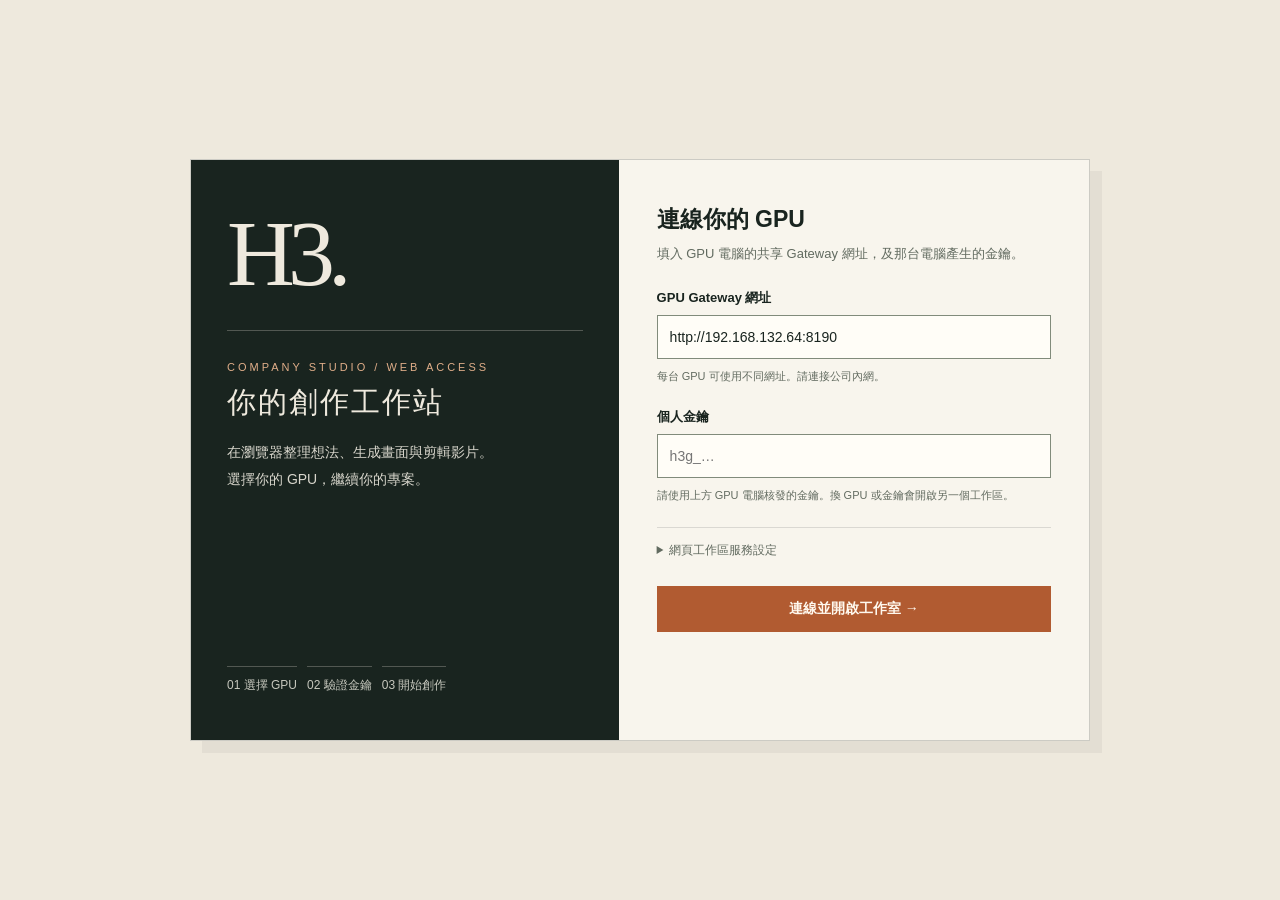
<file: site/editor.html>
<!doctype html>
<html lang="zh-Hant">
<head>
  <meta name="referrer" content="no-referrer">
  <link rel="stylesheet" href="./web-client.css?v=c625618d64e3cfe3">
  <meta charset="utf-8">
  <meta name="viewport" content="width=device-width,initial-scale=1">
  <title>剪輯室 · H3 Studio</title>
  <link rel="stylesheet" href="./static/editor.css?v=20261001-animation1&v=c625618d64e3cfe3">












</head>
<body class="h3-web-locked">
  <header class="editor-topbar">
    <a class="brand" href="./index.html"><b class="brand-mark">H3</b><span>STUDIO <strong>剪輯室</strong></span></a>
    <div class="project-heading"><label class="sr-only" for="projectName">專案名稱</label><input id="projectName" maxlength="120" value="未命名專案" aria-label="專案名稱"><span id="saveStatus" role="status">正在開啟…</span></div>
    <div class="top-actions"><button id="openProject" class="button ghost">開啟專案</button><button id="newProject" class="button ghost">＋ 新專案</button><button id="saveProject" class="button secondary">儲存</button><button id="saveCopy" class="button secondary">另存新專案</button><button id="exportProject" class="button primary">匯出 MP4 <span aria-hidden="true">↗</span></button></div>
  </header>
  <div id="notice" class="notice hidden" role="alert"><span id="noticeText"></span><button id="dismissNotice" aria-label="關閉訊息">×</button></div>
  <div id="positionSupportBanner" class="notice position-support hidden" role="status"><span id="positionSupportMessage"></span><button id="checkPositionSupport" type="button" class="button secondary small">重新檢查</button></div>
  <div id="draftBanner" class="recovery-banner hidden"><span id="draftMessage">已保留一份舊草稿，目前專案仍可正常編輯。</span><button id="restoreDraft" class="button small">另存草稿為新專案</button><button id="downloadDraft" class="button ghost small">下載草稿資料</button><button id="discardDraft" class="button ghost small">稍後處理</button></div>
  <div id="conflictBanner" class="recovery-banner conflict hidden"><span>專案已在其他視窗更新，自動儲存已停止。你的剪輯仍保留在這裡；可另存新專案，或先備份剪輯再載入 Studio 版本。</span><button id="conflictSaveCopy" class="button small">另存新專案</button><button id="reloadProject" class="button ghost small">載入 Studio 版本</button></div>
  <main id="editorShell" class="editor-shell">
    <aside id="libraryPanel" class="library panel" aria-label="素材庫">
      <div class="panel-heading"><div><p class="eyebrow">YOUR FOOTAGE</p><h1>素材庫</h1></div><span id="mediaCount" class="count">0</span></div>
      <label class="field project-picker">開啟專案<select id="projectSelect"><option>載入中…</option></select></label>
      <div class="project-files"><button id="downloadProjectArchive" class="button ghost small">下載完整專案備份</button><button id="openProjectArchive" class="button ghost small">從備份檔開啟</button><input id="projectArchiveInput" type="file" accept=".h3edit.zip" hidden><p class="subtle">備份包含剪輯、文字，以及使用到的影片、音訊與圖片；共用素材庫的其他素材不包含在內。</p><p id="archiveStatus" class="subtle" role="status"></p><details id="recoveryDetails"><summary>草稿備份 <span id="recoveryCount">0</span></summary><div id="recoveryList"></div><p class="subtle">草稿資料用於救援剪輯設定，不含素材檔案。完整搬移請使用上方專案備份。</p></details></div>
      <div class="overlay-add-tools"><button id="addTextOverlay" class="button secondary small">T 加入文字</button><button id="addImageOverlay" class="button secondary small">▧ 加入圖片</button><input id="imageUploadInput" type="file" accept=".png,.jpg,.jpeg,.webp" multiple hidden><p id="overlaySupport" class="subtle"></p></div>
      <div class="library-tabs" role="tablist"><button id="mediaTab" class="active" role="tab" aria-selected="true" aria-controls="mediaPanel">已匯入</button><button id="jobsTab" role="tab" aria-selected="false" aria-controls="jobsPanel">生成作品</button></div>
      <div id="mediaPanel" role="tabpanel" aria-labelledby="mediaTab">
        <button id="uploadZone" class="upload-zone"><span aria-hidden="true">＋</span><strong>加入影片、音訊或圖片</strong><small>拖放素材到這裡，或點擊上傳</small><small>MP4／WebM · 音訊 · PNG／JPEG／WebP</small></button>
        <button id="addAudio" class="button ghost small full-width">♫ 加入音訊檔</button>
        <input id="uploadInput" type="file" accept=".mp4,.webm,.mp3,.wav,.m4a,.aac,.flac,.ogg,.opus,.png,.jpg,.jpeg,.webp" multiple hidden>
        <input id="audioUploadInput" type="file" accept=".mp3,.wav,.m4a,.aac,.flac,.ogg,.opus" multiple hidden>
        <div id="uploadStatus" class="subtle" role="status"></div>
        <div id="mediaList" class="media-list"></div>
      </div>
      <div id="jobsPanel" role="tabpanel" aria-labelledby="jobsTab" class="hidden">
        <p class="subtle">將已完成作品複製到素材庫，原作品保持不變。</p>
        <button id="refreshJobs" class="button ghost small">重新整理作品</button>
        <div id="jobList" class="media-list"><p class="empty-note">正在讀取作品…</p></div>
        <div class="job-pages"><button id="jobsPrevious" class="button ghost small">上一頁</button><span id="jobsPage">第 1 頁</span><button id="jobsNext" class="button ghost small">下一頁</button></div>
      </div>
      <div class="library-footnote">素材庫由所有專案共用，重開後會保留；加入時間軸才會成為這個專案的剪輯。<br>主軌最多 50 段、10 分鐘；同時可疊加 3 段上層影片，另有 4 條音訊軌。</div>
    </aside>
    <div id="layoutLibrarySeparator" class="layout-separator layout-separator-vertical" role="separator" tabindex="0" aria-label="素材庫與預覽寬度" aria-orientation="vertical" aria-controls="libraryPanel previewPanel" title="拖曳調整素材庫寬度；雙擊還原。方向鍵調整，Shift 加速，Home 還原。"><span aria-hidden="true"></span></div>
    <section id="previewPanel" class="viewer panel" aria-label="影片預覽">
      <div class="viewer-heading"><span class="eyebrow">PREVIEW</span><span id="previewClipName" class="subtle">專案預覽</span><span id="canvasBadge" class="badge">1280 × 720</span></div>
      <div class="preview-view-tools" role="toolbar" aria-label="預覽檢視"><button id="previewZoomOut" type="button" class="button ghost small" aria-label="縮小預覽" title="縮小預覽">−</button><label class="sr-only" for="previewZoom">預覽比例</label><select id="previewZoom" aria-label="預覽比例" title="100% 表示輸出每個像素對應畫面 1 像素"><option value="fit">適合視窗</option><option value="0.25">25%</option><option value="0.5">50%</option><option value="0.75">75%</option><option value="1">100%</option><option value="1.5">150%</option><option value="2">200%</option><option value="3">300%</option><option value="4">400%</option><option value="custom" data-preview-custom hidden disabled></option></select><button id="previewZoomIn" type="button" class="button ghost small" aria-label="放大預覽" title="放大預覽">＋</button><button id="previewFit" type="button" class="button ghost small" title="置中並適合視窗">適合視窗</button><button id="previewHand" type="button" class="button ghost small" aria-label="手形平移" aria-pressed="false" title="手形模式：按住左鍵拖曳查看放大的畫面；一般模式可拖曳圖層">✋ 平移</button><span class="preview-layout-divider" aria-hidden="true"></span><button id="previewMaximize" type="button" class="button ghost small" aria-pressed="false" title="讓預覽佔滿工作區">⛶ 放大預覽窗格</button><button id="layoutReset" type="button" class="button ghost small" title="還原素材庫、設定與時間軸大小，並返回剪輯版面">還原版面</button></div>
      <p id="previewViewHelp" class="sr-only">預覽縮放只影響觀看。Ctrl 或 Command 加滾輪，以游標位置縮放；中鍵拖曳可平移。開啟手形模式後可用左鍵或方向鍵平移，Shift 加方向鍵加大步幅；舞台焦點下按 Home 或 0 適合視窗，Esc 取消平移並退出手形模式。空白鍵播放。</p>
      <div class="video-stage" id="videoStage" tabindex="0" role="region" aria-label="剪輯預覽" aria-describedby="previewViewHelp" title="Ctrl／Command＋滾輪縮放；按住中鍵拖曳平移"><div class="video-canvas" id="videoCanvas"><video id="previewVideo" playsinline preload="auto" aria-label="剪輯預覽影片"></video><video id="previewVideoNext" playsinline preload="auto" muted hidden aria-label="下一片段預載"></video><div id="previewEmpty" class="preview-empty"><span class="empty-reels" aria-hidden="true">▤</span><h2>從第一個片段開始</h2><p>上傳影片，或從左側「生成作品」加入素材。<br>加入音訊、裁切與變速後，在這裡連續預覽。</p><button id="emptyAddMedia" class="button secondary">＋ 加入影片</button></div><div id="overlayCanvas" class="overlay-canvas" aria-label="文字、圖片與影片圖層"></div></div></div>
      <div class="preview-cache-bar"><span id="previewCacheStatus" class="subtle">預先準備下一片段，減少切換等待。</span><button id="buildPreview" class="button ghost small">建立流暢預覽</button></div>
      <div class="transport"><button id="jumpStart" class="icon-button" aria-label="回到開頭" title="回到開頭">|◀</button><button id="playPause" class="play-button" aria-label="播放" title="播放／暫停（空白鍵）">▶</button><output id="timeDisplay">00:00.00 <span>/ 00:00.00</span></output><span id="playbackStatus" class="subtle"></span></div>
      <input id="previewSeek" class="preview-seek" type="range" min="0" max="0" step="0.01" value="0" aria-label="預覽播放位置">
    </section>
    <div id="layoutInspectorSeparator" class="layout-separator layout-separator-vertical" role="separator" tabindex="0" aria-label="預覽與片段設定寬度" aria-orientation="vertical" aria-controls="previewPanel inspectorPanel" title="拖曳調整設定欄寬度；雙擊還原。方向鍵調整，Shift 加速，Home 還原。"><span aria-hidden="true"></span></div>
    <aside id="inspectorPanel" class="inspector panel" aria-label="片段設定">
      <div class="panel-heading"><div><p class="eyebrow">INSPECTOR</p><h2>片段設定</h2></div><button id="showPositionAnimation" type="button" class="button secondary small" title="在目前時間記錄文字或圖片的位置">◇ 加入關鍵幀</button></div><p id="positionActionStatus" class="position-action-status hidden" role="status" aria-live="polite"></p>
      <div id="inspectorEmpty" class="empty-note">點選時間軸上的片段，<br>精確調整入點、出點與音量。</div>
      <section id="animationEditor" class="animation-editor hidden" aria-label="片段動畫與轉場"></section>
      <section id="speedEditor" class="speed-editor hidden" aria-label="影片速度"></section>
      <fieldset id="clipFields" disabled class="hidden"><legend id="selectedClipName">片段</legend><p id="sourceInfo" class="subtle"></p><div id="promoteVideoTools" class="promote-video-tools hidden"><div class="video-audio-tools"><button id="moveToLayer" type="button" class="button ghost small">移至上層</button><button id="copyToLayer" type="button" class="button ghost small">複製到上層（靜音）</button></div><p class="subtle">移至上層會保留顯示起點，後續主軌片段向前拼接；複製則保留主軌。</p></div><div class="trim-fields"><label class="field">來源入點（秒）<input id="clipIn" type="number" min="0" step="0.01"></label><label class="field">來源出點（秒）<input id="clipOut" type="number" min="0" step="0.01"></label></div><label id="normalClipSpeed" class="field">播放速度 <span class="speed-control"><input id="clipSpeed" type="number" min="0.25" max="4" step="0.05" value="1"><span>倍</span></span></label><div id="normalSpeedPresets" class="speed-presets"><button type="button" data-speed="0.5">0.5×</button><button type="button" data-speed="1">1×</button><button type="button" data-speed="1.5">1.5×</button><button type="button" data-speed="2">2×</button></div><div class="clip-duration"><span>時間軸長度</span><strong id="clipDuration">0.00 秒</strong></div><div id="videoFadeFields" class="visual-fade-fields hidden"><div class="trim-fields"><label class="field">淡入（秒）<input id="clipFadeIn" type="number" min="0" step="0.05" value="0"></label><label class="field">淡出（秒）<input id="clipFadeOut" type="number" min="0" step="0.05" value="0"></label></div><p class="subtle">0 表示關閉；畫面與原聲會一起淡入淡出。</p></div><div id="audioPositionFields" class="hidden"><div class="trim-fields"><label class="field">開始位置（秒）<input id="audioStart" type="number" min="0" max="600" step="0.01"></label><label class="field">音軌<select id="audioTrack"><option value="0">A1</option><option value="1">A2</option><option value="2">A3</option><option value="3">A4</option></select></label></div><div class="trim-fields"><label class="field">淡入（秒）<input id="audioFadeIn" type="number" min="0" step="0.05"></label><label class="field">淡出（秒）<input id="audioFadeOut" type="number" min="0" step="0.05"></label></div><p id="audioOverflow" class="subtle"></p></div><label class="field volume-field">片段音量 <span><input id="clipVolume" type="number" min="0" max="200" step="1" value="100"> %</span><input id="volumeRange" type="range" min="0" max="200" step="1" value="100" aria-label="片段音量滑桿"></label><p id="audioNote" class="subtle">100% 為原始音量，0% 為靜音。</p><div id="videoAudioTools" class="video-audio-tools"><button id="muteOriginal" class="button ghost small">原聲靜音</button><button id="detachAudio" class="button ghost small">分離原聲</button></div><button id="resetTrim" class="button ghost small full-width">還原完整來源範圍</button></fieldset>
      <fieldset id="overlayFields" disabled class="hidden"><legend id="overlayName">圖層</legend><div class="trim-fields"><label class="field">中心 X（%）<input id="overlayX" type="number" min="0" max="100" step="1"></label><label class="field">中心 Y（%）<input id="overlayY" type="number" min="0" max="100" step="1"></label></div><section id="positionAnimation" class="position-animation" aria-label="位置動畫"><div class="position-animation-heading"><strong>位置關鍵幀</strong><div><button id="previousPositionKeyframe" type="button" class="button ghost small" aria-label="上一個位置關鍵幀">◀ ◆</button><button id="nextPositionKeyframe" type="button" class="button ghost small" aria-label="下一個位置關鍵幀">◆ ▶</button></div></div><div class="position-actions"><button id="addPositionKeyframe" type="button" class="button secondary small">◇ 加入位置關鍵幀</button><button id="deletePositionKeyframe" type="button" class="button ghost small">刪除關鍵幀</button></div><div class="trim-fields"><label class="field">關鍵幀時間（秒）<input id="positionKeyframeTime" type="number" min="0" max="600" step="0.01" placeholder="先選擇關鍵幀"></label><label class="field">移動至下一點<select id="positionEasing"><option value="linear">等速</option><option value="ease_in">緩入</option><option value="ease_out">緩出</option><option value="ease_in_out">緩入緩出</option></select></label></div><div id="positionKeyframeList" class="position-keyframe-list" aria-label="位置關鍵幀清單"></div><p id="positionAnimationNote" class="subtle"></p><button id="clearPositionKeyframes" type="button" class="button ghost small">移除位置動畫</button></section><div class="trim-fields"><label class="field">開始（秒）<input id="overlayStart" type="number" min="0" max="600" step="0.01"></label><label class="field">結束（秒）<input id="overlayEnd" type="number" min="0" max="600" step="0.01"></label></div><div id="overlayFadeFields" class="visual-fade-fields"><div class="trim-fields"><label class="field">淡入（秒）<input id="overlayFadeIn" type="number" min="0" step="0.05" value="0"></label><label class="field">淡出（秒）<input id="overlayFadeOut" type="number" min="0" step="0.05" value="0"></label></div><p class="subtle">0 表示關閉；淡化會露出下方圖層。</p></div><div id="overlayVideoFields" class="hidden"><div class="trim-fields"><label class="field">來源入點（秒）<input id="layerSourceIn" type="number" min="0" step="0.01"></label><label class="field">來源出點（秒）<input id="layerSourceOut" type="number" min="0" step="0.01"></label></div><div class="trim-fields"><label id="normalLayerSpeed" class="field">播放速度（倍）<input id="layerSpeed" type="number" min="0.25" max="4" step="0.05" value="1"></label><label class="field">原聲音量（%）<input id="layerVolume" type="number" min="0" max="200" step="1" value="100"></label></div><p class="subtle layer-audio-note">重疊影片原聲會混音；音量 0 為靜音，淡入淡出也會套用到原聲。</p><div class="video-audio-tools"><button id="layerFill" type="button" class="button ghost small">全畫面覆蓋</button><button id="layerPip" type="button" class="button ghost small">畫中畫</button></div></div><div id="overlayTextFields"><label class="field">文字<textarea id="overlayText" rows="3" maxlength="1000" placeholder="輸入文字，最多 500 字／10 行"></textarea><small id="overlayTextCount" class="subtle"></small></label><div class="trim-fields"><label class="field">字級（短邊 %）<input id="overlayFontSize" type="number" min="1" max="30" step="0.5"></label><label id="overlaySolidColorField" class="field">文字顏色<input id="overlayColor" type="color" value="#ffffff"></label></div><section class="text-style-controls" aria-label="文字填色與描邊"><label class="field">填色方式<select id="overlayFillMode"><option value="solid">單色</option><option value="linear_gradient">漸層</option></select></label><div id="overlayGradientFields" class="hidden"><div class="trim-fields"><label class="field">起始顏色<input id="overlayGradientStart" type="color" value="#ffffff"></label><label class="field">結束顏色<input id="overlayGradientEnd" type="color" value="#ff8a3d"></label></div><div id="gradientColorPreview" class="gradient-color-preview" aria-hidden="true"></div><div class="text-style-actions"><button id="swapGradientColors" class="button ghost small" type="button">交換顏色</button><button id="gradientHorizontal" class="button ghost small" type="button" aria-pressed="false">水平</button><button id="gradientVertical" class="button ghost small" type="button" aria-pressed="true">垂直</button></div><label class="field">漸層角度（度）<input id="overlayGradientAngle" type="number" min="0" max="360" step="1" value="90"></label><p class="subtle">0° 左到右，90° 上到下。</p></div><div class="trim-fields text-stroke-fields"><label class="field">描邊寬度（字級 %）<input id="overlayStrokeWidth" type="number" min="0" max="25" step="0.5" value="0"></label><label class="field">描邊顏色<input id="overlayStrokeColor" type="color" value="#000000"></label></div><p class="subtle">0 表示關閉描邊；寬度會隨字級等比例變化。</p><div id="textStyleSupport" class="text-style-support hidden" role="status"><p id="textStyleSupportMessage" class="subtle"></p><button id="checkTextStyleSupport" class="button ghost small" type="button">重新檢查文字樣式</button></div></section><div class="trim-fields"><label class="field">底色<input id="overlayBackground" type="color" value="#000000"></label><label class="field">對齊<select id="overlayAlign"><option value="left">靠左</option><option value="center">置中</option><option value="right">靠右</option></select></label></div><div class="overlay-checks"><label><input id="overlayTransparent" type="checkbox" checked>透明底</label><label><input id="overlayBold" type="checkbox">粗體</label></div><p id="overlayRasterStatus" class="subtle" role="status"></p><button id="retryTextPreview" class="button ghost small" type="button">重試文字預覽</button></div><div class="trim-fields"><label class="field">寬度（畫面 %）<input id="overlayWidth" type="number" min="2" max="200" step="1"></label><label class="field">旋轉（度）<input id="overlayRotation" type="number" min="-180" max="180" step="1"></label></div><label class="field">不透明度（%）<input id="overlayOpacity" type="number" min="0" max="100" step="1"></label><div class="video-audio-tools"><button id="layerDown" type="button" class="button ghost small">↓ 下移一層</button><button id="layerUp" type="button" class="button ghost small">↑ 上移一層</button></div><p id="overlayTimingNote" class="subtle"></p><p class="subtle">可在預覽畫面拖曳定位，時間軸兩端調整時段；上方圖層會蓋住下方圖層。</p></fieldset>
      <div class="output-settings"><p class="eyebrow">OUTPUT</p><h2>輸出設定</h2><label class="field">畫面比例<select id="outputSize"><option value="1280x720">橫式 16:9 · 1280 × 720</option><option value="1920x1080">橫式 1080p · 1920 × 1080</option><option value="720x1280">直式 9:16 · 720 × 1280</option><option value="1080x1920">直式 1080p · 1080 × 1920</option><option value="1080x1080">方形 1:1 · 1080 × 1080</option></select></label><label class="field">每秒影格<select id="outputFps"><option value="24">24 fps</option><option value="25">25 fps</option><option value="30">30 fps</option><option value="60">60 fps</option></select></label><p class="subtle">維持來源比例，空白處補黑邊。<br>成片長度由主軌與影片圖層決定；超出片尾的文字、圖片與音訊不會匯出。</p></div>
    </aside>
    <div id="layoutViewerSeparator" class="layout-separator layout-separator-horizontal" role="separator" tabindex="0" aria-label="預覽與時間軸高度" aria-orientation="horizontal" aria-controls="previewPanel timelinePanel" title="拖曳調整預覽與時間軸高度；雙擊還原。上下方向鍵調整，Shift 加速，Home 還原。"><span aria-hidden="true"></span></div>
    <section id="timelinePanel" class="timeline panel" aria-label="剪輯時間軸">
      <div class="timeline-toolbar"><div class="timeline-title"><h2>時間軸</h2><span id="timelineSummary" class="subtle">0 段 · 0.00 秒</span></div><div class="edit-tools"><button id="undo" class="icon-button" title="復原（Ctrl / ⌘ Z）" aria-label="復原">↶</button><button id="redo" class="icon-button" title="重做（Ctrl / ⌘ Shift Z）" aria-label="重做">↷</button><span class="tool-divider"></span><button id="splitClip" class="button ghost small" title="在播放游標分割（S）">✂ 分割</button><button id="showSpeedCurve" type="button" class="button ghost small" title="選取影片，再選擇一般或曲線變速">◴ 速度</button><button id="duplicateClip" class="button ghost small">複製</button><button id="moveEarlier" class="icon-button" aria-label="片段往前移" title="往前移">←</button><button id="moveLater" class="icon-button" aria-label="片段往後移" title="往後移">→</button><button id="deleteClip" class="button ghost small danger" title="刪除片段（Delete）">刪除</button></div><label class="zoom-control">縮放 <input id="timelineZoom" type="range" min="12" max="160" value="60" step="4" aria-label="時間軸縮放"></label></div>
      <div class="track-layout"><div class="track-labels-viewport"><div id="trackLabels"></div></div><div id="timelineScroll" class="timeline-scroll"><div id="timelineCanvas" class="timeline-canvas"><div id="timeRuler" class="time-ruler" aria-hidden="true"></div><div id="overlayTracks"></div><div id="clipTrack" class="clip-track" role="list" aria-label="影片片段"></div><div id="audioTracks"></div><div id="playhead" class="playhead" aria-hidden="true"><span></span></div></div><div id="timelineEmpty" class="timeline-empty">從素材庫加入影片，開始排列片段</div></div></div>
      <div class="timeline-foot"><span>拖到軌道中央放入同軌 · 拖到上下邊界新增圖層 · 左右拖曳定位 · 拖曳兩端裁切</span><span>把手 ← → 一影格 <i>·</i> Esc 取消拖曳 <i>·</i> Ctrl / ⌘ Z 復原</span></div>
    </section>
  </main>
  <dialog id="exportDialog" class="export-dialog" aria-labelledby="exportDialogTitle" aria-describedby="exportDialogNote">
    <div class="export-dialog-heading"><div><p class="eyebrow">EXPORT</p><h2 id="exportDialogTitle">匯出 MP4</h2></div><button id="closeExportDialog" type="button" class="icon-button" aria-label="關閉匯出視窗">×</button></div>
    <p id="exportSummary" class="export-summary"></p>
    <label class="export-download-choice"><input id="autoDownloadExport" type="checkbox" checked>匯出完成後自動下載 MP4</label>
    <p id="exportDialogNote" class="subtle">可先關閉視窗；再次點右上「匯出 MP4」即可查看進度或下載上次匯出的檔案。</p>
    <div id="exportPanel" class="export-panel hidden" aria-live="polite"><div class="export-heading"><strong id="exportStatus">準備匯出</strong><span id="exportPercent">0%</span></div><progress id="exportProgress" max="100" value="0"></progress><p id="exportDetail" class="subtle">匯出完成後可下載影片。</p><div class="export-actions"><button id="cancelExport" type="button" class="button ghost small">取消匯出</button><a id="downloadExport" class="button secondary small hidden" download>下載上次匯出 ↓</a></div></div>
    <div class="export-dialog-footer"><button id="startExport" type="button" class="button primary">匯出目前剪輯</button></div>
  </dialog>
  <output id="trimFeedback" class="trim-feedback hidden" aria-live="off"></output>
  <div id="toast" class="toast hidden" role="status" aria-live="polite"></div>
  <script id="h3-web-deployment" type="application/json">{"server":"http://192.168.132.34:8795","default_gateway_url":"http://192.168.132.64:8190","asset_version":"c625618d64e3cfe3"}</script>
  <script id="h3-web-scripts" type="application/json">["./static/editor_speed.js?v=20261001-resizable-layout1&v=c625618d64e3cfe3","./static/editor_animations.js?v=20261001-animation1&v=c625618d64e3cfe3","./static/editor_transition_preview.js?v=20261001-animation1&v=c625618d64e3cfe3","./static/editor_animation_ui.js?v=20261001-animation1&v=c625618d64e3cfe3","./static/editor_layers.js?v=20261001-resizable-layout1&v=c625618d64e3cfe3","./static/editor_motion.js?v=20261001-resizable-layout1&v=c625618d64e3cfe3","./static/editor_speed_ui.js?v=20261001-resizable-layout1&v=c625618d64e3cfe3","./static/editor_track_drag.js?v=20261001-animation1&v=c625618d64e3cfe3","./static/editor_track_drag_ui.js?v=20261001-resizable-layout1&v=c625618d64e3cfe3","./static/editor_preview.js?v=20261001-resizable-layout1&v=c625618d64e3cfe3","./static/editor_layout.js?v=20261001-resizable-layout1&v=c625618d64e3cfe3","./static/editor.js?v=20261002-new-project1&v=c625618d64e3cfe3"]</script>
  <script src="./web-client.js?v=c625618d64e3cfe3"></script>
</body>
</html>
</file>
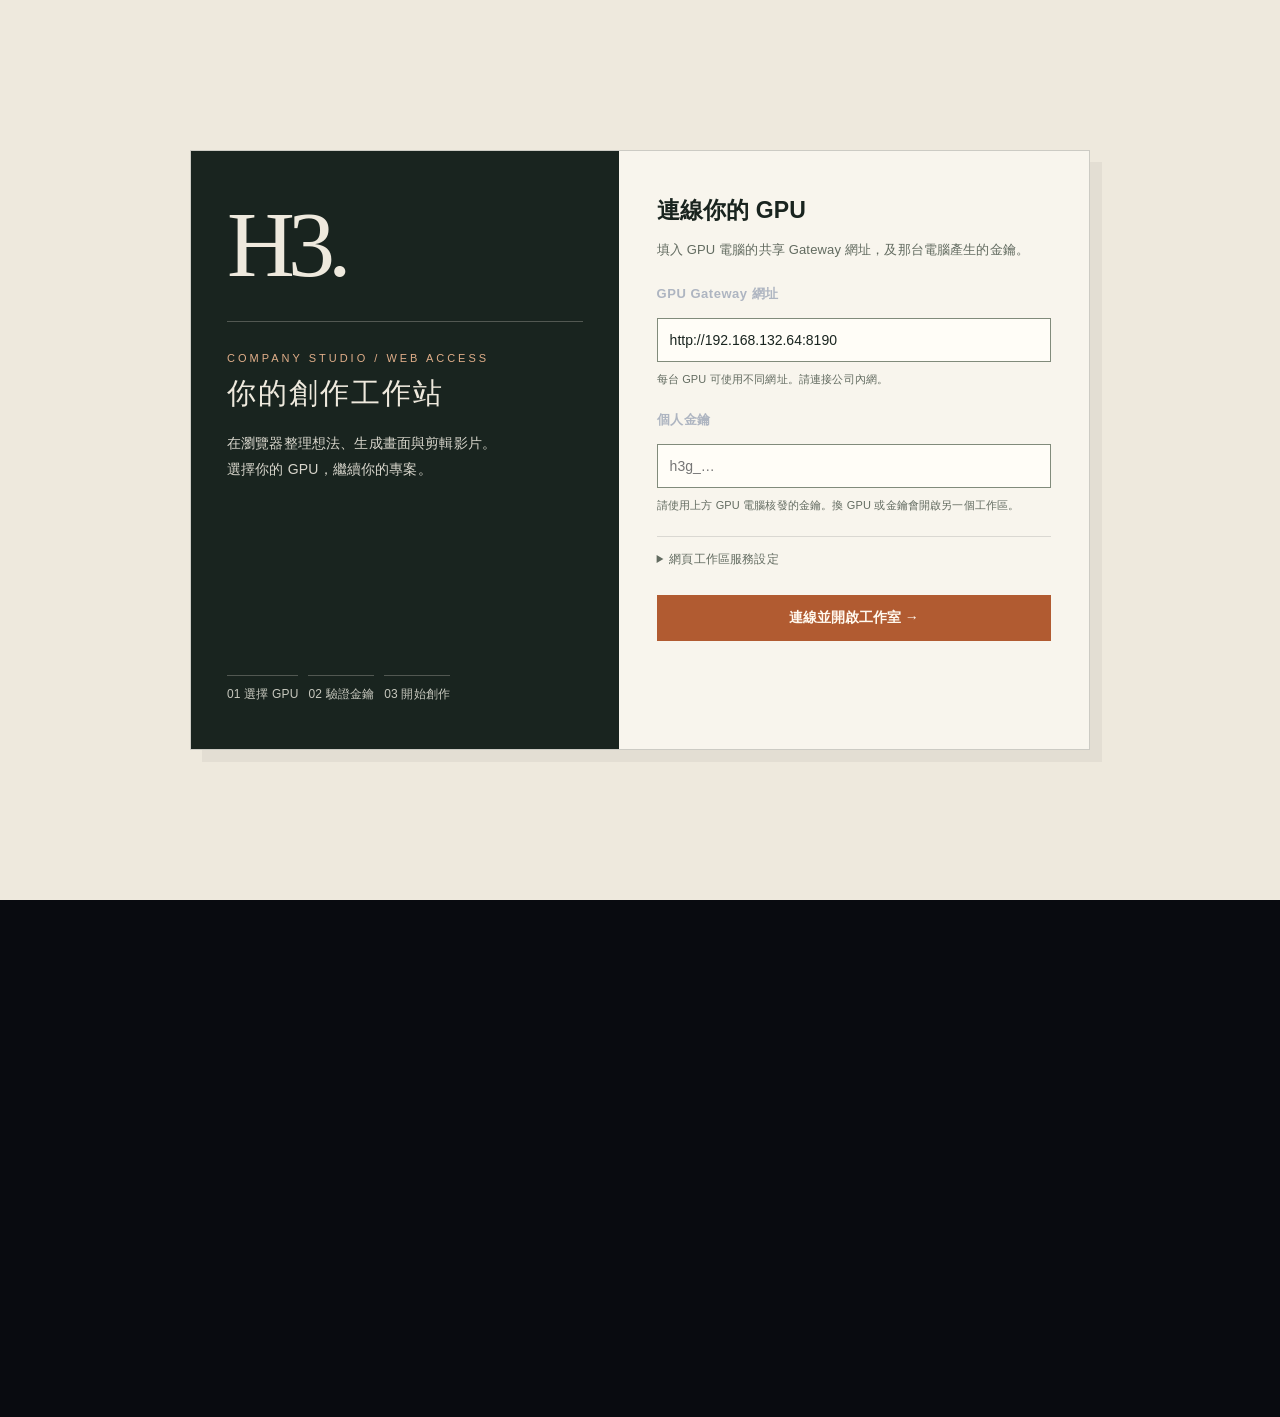
<file: site/images.html>
<!doctype html>
<html lang="zh-Hant">
<head>
  <meta name="referrer" content="no-referrer">
  <link rel="stylesheet" href="./web-client.css?v=c625618d64e3cfe3">
  <meta charset="utf-8"><meta name="viewport" content="width=device-width,initial-scale=1">
  <title>圖片工作室 · MiniMax H3 Studio</title>
  <link rel="stylesheet" href="./static/styles.css?v=20260921-qwen-image&v=c625618d64e3cfe3">
  <link rel="stylesheet" href="./static/images.css?v=20260921-compact&v=c625618d64e3cfe3">
</head>
<body class="h3-web-locked">
  <header class="topbar"><a class="brand" href="./index.html"><span class="brand-mark">H3</span><span><strong>MiniMax H3 Studio</strong><small>IMAGE WORKSPACE</small></span></a><a class="button ghost small" href="./index.html">返回影片工作室</a></header>
  <main class="image-page">
    <section class="image-intro"><div><p class="eyebrow">QWEN-IMAGE-2.1</p><h1>從想法，到畫面。</h1><p>文字生圖 · 多圖編輯 · 透明背景</p></div><span class="image-badge">研究／評估版</span></section>
    <p class="image-license">本模型限研究／評估；正式商業用途需另取得授權。<a href="https://huggingface.co/Qwen/Qwen-Image-2.1/blob/main/LICENSE" target="_blank" rel="noopener">查看官方授權</a></p>
    <section class="image-engine"><div><strong id="engineStatus">正在檢查引擎與模型…</strong><p id="engineDetail" role="status"></p></div><button id="refreshStatus" class="button ghost small" type="button">重新檢查</button></section>
    <div class="image-layout">
      <form id="imageForm" class="image-panel">
        <div class="image-section-heading"><span class="eyebrow">01 / CREATE</span><h2>圖片設定</h2></div>
        <label>生成方式<select id="imageMode"><option value="generate">文字生圖</option><option value="edit">參考圖編輯</option></select></label>
        <label>工作名稱<input id="imageName" maxlength="80" placeholder="例如：角色三視圖、透明道具"></label>
        <div id="referenceSection" class="hidden">
          <label id="referenceDrop" class="image-upload">① 上傳或拖入圖片 · 最多 10 張<input id="referenceFiles" type="file" multiple accept="image/png,image/jpeg,image/webp,image/bmp"></label>
          <p class="image-hint">圖 1 是編輯主圖，決定輸出比例；其餘圖片可供角色、服裝或風格參考。可調整順序，調整後請同步修改描述中的圖號。</p>
          <div id="referenceList" class="image-references"></div>
          <div class="image-edit-help"><label>② 選擇編輯方向<select id="editTemplate"><option value="">自行描述</option><option value="color">更換顏色</option><option value="background">更換背景</option><option value="style">參考另一張圖的風格</option><option value="detail">改善細節</option><option value="cutout">去背／擷取主體</option></select></label><button id="insertTemplate" type="button" class="button ghost small">加入描述範例</button><p class="image-hint">範例會附加在下方，請填妥【】中的內容後送出。</p></div>
        </div>
        <label><span id="promptLabel">圖片描述</span><textarea id="imagePrompt" required maxlength="8000" rows="7" placeholder="例如：將圖 1 外套改成深藍色，保留同一人物的五官、髮型、姿勢與背景。多圖時請明確指定各圖用途。"></textarea></label>
        <div id="generationSize" class="image-fields"><label>寬度<input id="imageWidth" type="number" min="256" max="2048" step="32" value="1024" required></label><label>高度<input id="imageHeight" type="number" min="256" max="2048" step="32" value="1024" required></label></div>
        <div id="editingSize" class="hidden"><label>參考圖處理解析度<select id="referenceResolution"><option value="512">512 · 省顯存測試</option><option value="1024" selected>1024 · 建議起點</option><option value="2048">2048 · 較耗顯存</option></select></label></div>
        <label class="image-check"><input id="imageTransparent" type="checkbox">生成透明背景 PNG</label>
        <p class="image-hint">透明背景由模型生成，可能仍需清理邊緣。16 GB 顯卡建議從 1024、單張參考開始。</p>
        <details class="image-advanced"><summary>LoRA · 角色／風格擴充</summary><label>目前引擎的 Qwen-Image-2.1 LoRA<select id="imageLora"><option value="">不使用 LoRA</option></select></label><label>LoRA 強度<input id="imageLoraStrength" type="number" min="0" max="1.5" step="0.05" value="1" disabled></label><p id="loraStatus" class="image-hint" role="status">正在檢查…</p><p class="image-hint">僅適用以 Qwen-Image-2.1 訓練、相容 ComfyUI 的 LoRA。請主機管理者放入 ComfyUI/models/loras/qwen_image_2_1，再按「重新檢查」。資料夾分類不代表已驗證相容；舊版 Qwen、FLUX、H3 LoRA 請勿混用。若作者提供觸發詞，請自行加入描述。強度 0 表示停用。</p></details>
        <details class="image-advanced"><summary>採樣與 Seed</summary><label>採樣步數<input id="imageSteps" type="number" min="1" max="50" value="25" required></label><label class="image-check"><input id="imageSeedAuto" type="checkbox" checked>AUTO · 每次生成使用新 Seed</label><label>固定 Seed<input id="imageSeed" type="number" min="0" max="9007199254740991" value="42" disabled></label><p class="image-hint">預設 25 步供比較；官方完整品質範例使用 40 步。增加步數會延長生成時間。</p></details>
        <button id="generateImage" type="submit" class="button primary" disabled>加入生成佇列 →</button>
        <p id="formMessage" class="image-hint" role="status" aria-live="polite"></p>
      </form>
      <section class="image-results" aria-labelledby="resultsTitle">
        <div class="image-section-heading"><div><span class="eyebrow">02 / RESULTS</span><h2 id="resultsTitle">圖片工作</h2></div><button id="refreshJobs" type="button" class="button ghost small">重新整理</button></div>
        <p id="imageQueue" class="image-queue" role="status">正在取得共享佇列…</p>
        <div id="imageJobs" class="image-jobs"><p class="image-empty">正在載入作品…</p></div>
        <nav class="image-pagination" aria-label="圖片工作分頁"><button id="previousPage" type="button" class="button ghost small">上一頁</button><span id="pageLabel"></span><button id="nextPage" type="button" class="button ghost small">下一頁</button></nav>
      </section>
    </div>
  </main>
  <dialog id="imageCompare" class="image-compare" aria-labelledby="compareTitle"><div class="image-section-heading"><h2 id="compareTitle">原圖與結果</h2><button id="closeCompare" type="button" class="button ghost small">關閉比較</button></div><div class="image-compare-grid"><figure><figcaption>送出時的主圖（圖 1）</figcaption><img id="compareBefore" alt="編輯前的主圖"></figure><figure><figcaption>生成結果</figcaption><img id="compareAfter" alt="編輯後的生成結果"></figure></div></dialog>
  <dialog id="deleteImageDialog" class="image-compare" style="max-width:520px" aria-labelledby="deleteImageTitle"><h2 id="deleteImageTitle">永久刪除圖片？</h2><p id="deleteImageName"></p><p>此 Studio 的工作紀錄與本機生成圖片會一併刪除，無法復原。</p><p>已轉存的參考圖及 ComfyUI 原始輸出會保留。</p><p id="deleteImageError" role="alert"></p><div class="image-card-actions"><button id="cancelImageDelete" type="button" class="button ghost">保留圖片</button><button id="confirmImageDelete" type="button" class="button danger">確認永久刪除</button></div></dialog>
  <dialog id="upscaleDialog" class="image-compare image-panel" style="max-width:560px" aria-labelledby="upscaleTitle">
    <h2 id="upscaleTitle">增強放大</h2><p id="upscaleSource"></p>
    <label>放大模型<select id="upscaleModel"><option value="general">一般圖片／立體角色</option><option value="anime">動漫／平面插畫</option></select></label>
    <label>放大倍率<select id="upscaleScale"><option value="2">2 倍</option><option value="4">4 倍</option></select></label>
    <p id="upscaleSize" class="image-hint"></p><p id="upscaleStatus" role="status" class="image-hint"></p>
    <p class="image-hint">另存新圖片並保留透明通道，與影片共用生成佇列。每邊最多 4096 像素。模型可能平滑細節，不能保證修正錯誤的五官或文字。2 倍使用模型的 4 倍結果縮小輸出。</p>
    <p id="upscaleError" role="alert"></p><div class="image-card-actions"><button id="cancelUpscale" type="button" class="button ghost">取消</button><button id="submitUpscale" type="button" class="button primary" disabled>加入放大佇列</button></div>
  </dialog>

  <script id="h3-web-deployment" type="application/json">{"server":"http://192.168.132.34:8795","default_gateway_url":"http://192.168.132.64:8190","asset_version":"c625618d64e3cfe3"}</script>
  <script id="h3-web-scripts" type="application/json">["./static/images.js?v=20260921-compact&v=c625618d64e3cfe3"]</script>
  <script src="./web-client.js?v=c625618d64e3cfe3"></script>
</body>
</html>
</file>
<file: site/web-client.css>
:root { --h3-web-paper: #eee9dd; --h3-web-ink: #19241f; --h3-web-accent: #b15b31; }
body.h3-web-locked { overflow: hidden; }
body.h3-web-locked > :not(#h3-web-login):not(script) { visibility: hidden !important; }
#h3-web-login { position: fixed; inset: 0; z-index: 10000; display: grid; place-items: center; padding: 24px; color: var(--h3-web-ink); background: var(--h3-web-paper); font-family: "Microsoft JhengHei", "PingFang TC", sans-serif; }
#h3-web-login[hidden] { display: none; }
.h3-login-shell { width: min(900px, 100%); display: grid; grid-template-columns: 1fr 1.1fr; border: 1px solid #19241f33; background: #f8f5ed; box-shadow: 12px 12px 0 #19241f0d; }
.h3-login-story { display: flex; flex-direction: column; padding: 46px 36px; background: var(--h3-web-ink); color: var(--h3-web-paper); }
.h3-login-mark { font-family: Georgia, serif; font-size: 94px; line-height: 1; letter-spacing: -7px; border-bottom: 1px solid #eee9dd44; padding-bottom: 30px; }
.h3-login-eyebrow { font-size: 11px; letter-spacing: 3px; margin: 30px 0 10px; color: #e0ae89; }
.h3-login-story h1 { font-weight: 500; font-size: 29px; margin: 0 0 16px; letter-spacing: 2px; }
.h3-login-story p { font-size: 14px; line-height: 1.9; color: #d8d6cc; margin: 0; }
.h3-login-route { margin-top: auto; padding-top: 40px; display: flex; gap: 10px; flex-wrap: wrap; font-size: 12px; color: #c7c8be; }
.h3-login-route span { border-top: 1px solid #eee9dd44; padding-top: 10px; }
.h3-login-form { padding: 44px 38px; }
.h3-login-form h2 { margin: 0 0 8px; font-size: 23px; font-weight: 600; }
.h3-login-form > p { font-size: 13px; color: #626b60; line-height: 1.7; margin-bottom: 24px; }
.h3-login-form label { display: block; font-size: 13px; font-weight: 600; margin: 22px 0 8px; }
.h3-login-form input { box-sizing: border-box; width: 100%; padding: 13px 12px; background: #fffdf7; border: 1px solid #818b7b; border-radius: 0; color: var(--h3-web-ink); font: inherit; font-size: 14px; }
.h3-login-form input:focus { outline: 2px solid var(--h3-web-accent); outline-offset: 2px; }
.h3-login-help { display: block; margin-top: 8px; font-size: 11px; line-height: 1.7; color: #626b60; }
.h3-login-advanced { margin-top: 22px; padding-top: 14px; border-top: 1px solid #19241f22; font-size: 12px; color: #626b60; }
.h3-login-advanced summary { cursor: pointer; }
.h3-login-advanced label { margin-top: 14px; }
.h3-login-submit { width: 100%; margin-top: 27px; padding: 14px; border: 0; color: #fff9ef; background: var(--h3-web-accent); cursor: pointer; font: inherit; font-size: 14px; font-weight: 600; }
.h3-login-submit:disabled { opacity: .6; cursor: progress; }
.h3-login-back { margin-top: 12px; padding: 8px 0; background: transparent; color: var(--h3-web-ink); border: 0; font: inherit; font-size: 12px; cursor: pointer; }
.h3-login-status { margin: 16px 0 0; min-height: 24px; font-size: 12px; line-height: 1.7; color: #8c3e2e; }
.h3-web-identity { display: inline-flex; gap: 9px; align-items: center; margin-left: 10px; max-width: 300px; font-size: 12px; }
.h3-web-identity span { white-space: nowrap; overflow: hidden; text-overflow: ellipsis; }
.h3-web-identity button { color: inherit; background: transparent; border: 1px solid currentColor; padding: 5px 9px; cursor: pointer; font: inherit; }
.h3-web-managed #openGatewaySettings, .h3-web-managed #startEngine, .h3-web-managed #installMusicModels, .h3-web-managed #installVoiceModels { display: none !important; }
@media(max-width: 650px) { .h3-login-shell { grid-template-columns: 1fr; } .h3-login-story { padding: 22px 26px; } .h3-login-mark { font-size: 45px; padding-bottom: 12px; letter-spacing: -3px; } .h3-login-eyebrow { margin-top: 17px; } .h3-login-story h1 { font-size: 22px; margin-bottom: 8px; } .h3-login-route { display: none; } .h3-login-form { padding: 24px 26px; } #h3-web-login { overflow-y: auto; place-items: start center; padding: 16px; } }
@media(prefers-reduced-motion: reduce) { #h3-web-login * { transition: none !important; animation: none !important; } }
</file>
<file: site/static/styles.css>
:root {
  color-scheme: dark;
  --bg: #090b10;
  --panel: rgba(19, 22, 29, .88);
  --panel-2: #171b23;
  --line: rgba(255, 255, 255, .09);
  --muted: #8f97a7;
  --text: #f4f6f8;
  --accent: #ff6542;
  --accent-2: #ffab47;
  --cyan: #55d7d0;
  --danger: #ff5d71;
  --radius: 22px;
  --shadow: 0 24px 70px rgba(0,0,0,.28);
  --motion-fast: 140ms;
  --motion-normal: 260ms;
  --motion-slow: 420ms;
  --motion-spring: cubic-bezier(.2, .85, .25, 1.2);
}

* { box-sizing: border-box; }
html { scroll-behavior: smooth; }
body {
  margin: 0;
  min-height: 100vh;
  background:
    radial-gradient(circle at 78% -10%, rgba(255, 101, 66, .11), transparent 32%),
    radial-gradient(circle at 10% 25%, rgba(85, 215, 208, .07), transparent 26%),
    var(--bg);
  color: var(--text);
  font-family: "Segoe UI", "Noto Sans TC", system-ui, sans-serif;
  letter-spacing: .01em;
}
button, input, select, textarea { font: inherit; }
button { color: inherit; }
.hidden { display: none !important; }

.shared-queue { margin-top: 28px; border: 1px solid rgba(255,171,71,.2); border-radius: 20px; padding: 22px 24px 0; background: linear-gradient(115deg,rgba(255,171,71,.045),transparent 60%),rgba(19,22,29,.94); box-shadow: 0 16px 40px rgba(0,0,0,.15); }
.shared-queue-heading { display: flex; align-items: center; justify-content: space-between; gap: 18px; }
.shared-queue-heading .eyebrow { margin: 0 0 6px; font-size: 9px; }
.shared-queue-heading h2 { margin: 0; font-size: 18px; letter-spacing: .04em; }
.shared-queue-tools { display: flex; align-items: center; gap: 12px; }
.shared-queue-tools > span { color: var(--muted); font-size: 10px; font-variant-numeric: tabular-nums; }
.shared-queue-stats { display: grid; grid-template-columns: repeat(3,minmax(0,1fr)); gap: 12px; margin-top: 20px; }
.queue-stat { display: grid; grid-template-columns: 1fr auto; gap: 6px 14px; padding: 14px 16px; border: 1px solid var(--line); border-radius: 12px; background: rgba(255,255,255,.018); }
.queue-stat > span { align-self: end; font-size: 12px; font-weight: 650; }
.queue-stat strong { grid-row: span 2; align-self: center; font-size: 30px; line-height: 1.15; font-weight: 600; color: var(--accent-2); font-variant-numeric: tabular-nums; }
.queue-stat small { color: var(--muted); font-size: 10px; line-height: 1.5; }
.queue-stat-running strong { color: var(--cyan); }
.queue-stat-running i { display: inline-block; width: 6px; height: 6px; margin-right: 7px; border-radius: 50%; background: var(--cyan); }
.queue-stat-local { border-style: dashed; }
.queue-stat-local strong { color: #c2c9d5; }
.queue-status-message { margin: 14px 0 12px; color: #bec7d3; font-size: 11px; line-height: 1.7; }
.queue-unavailable .queue-status-message { color: #e5bf86; }
.queue-unavailable .queue-stat-running i { background: var(--muted); }
.queue-details { border-top: 1px solid var(--line); }
.queue-details > summary { display: flex; justify-content: space-between; padding: 13px 0; color: var(--accent-2); font-size: 11px; font-weight: 600; cursor: pointer; list-style: none; }
.queue-details > summary::-webkit-details-marker { display: none; }
.queue-details[open] > summary > span { transform: rotate(180deg); }
.queue-work-list { display: grid; grid-template-columns: repeat(2,minmax(0,1fr)); gap: 16px; padding: 3px 0 10px; }
.queue-work-group { min-width: 0; }
.queue-work-group h3 { display: flex; align-items: center; gap: 8px; margin: 0 0 9px; color: #a8b3c1; font-size: 11px; font-weight: 600; }
.queue-work-group h3 span { padding: 2px 6px; border-radius: 5px; background: rgba(255,255,255,.05); font-size: 9px; }
.queue-work-group ol { margin: 0; padding: 0; list-style: none; max-height: 290px; overflow-y: auto; }
.queue-work-row { display: flex; align-items: center; gap: 11px; padding: 12px; margin-bottom: 6px; border: 1px solid var(--line); border-radius: 10px; background: rgba(8,11,16,.35); }
.queue-work-row > div { min-width: 0; }
.queue-row-position { flex: 0 0 auto; min-width: 49px; padding: 5px 6px; color: var(--accent-2); background: rgba(255,171,71,.07); border-radius: 6px; font-size: 10px; text-align: center; }
.queue-work-row.running .queue-row-position { color: var(--cyan); background: rgba(85,215,208,.07); }
.queue-work-row.local .queue-row-position { color: #b6c0ce; background: rgba(255,255,255,.04); }
.queue-work-row strong { display: block; overflow-wrap: anywhere; font-size: 12px; font-weight: 550; line-height: 1.5; }
.queue-work-row small { display: block; margin-top: 3px; color: var(--muted); font-size: 10px; line-height: 1.5; overflow-wrap: anywhere; }
.queue-empty { grid-column: 1 / -1; margin: 0; padding: 12px; color: var(--muted); font-size: 11px; }
.queue-scope-note { margin: 0; padding: 0 0 16px; color: var(--muted); font-size: 10px; line-height: 1.8; }
.job-progress.queue-job-waiting small { color: #d7b681; }
.queue-progress-unmeasured { opacity: .5; }
.shared-queue button:focus-visible,.queue-details > summary:focus-visible { outline: 2px solid var(--accent-2); outline-offset: 4px; }
@media (max-width: 680px) {
  .shared-queue { margin-top: 20px; padding: 18px 16px 0; }
  .shared-queue-heading { align-items: flex-start; gap: 10px; }
  .shared-queue-heading h2 { font-size: 16px; }
  .shared-queue-tools { flex-direction: column-reverse; align-items: flex-end; gap: 6px; }
  .shared-queue-stats { gap: 7px; margin-top: 16px; }
  .queue-stat { display: flex; flex-direction: column; gap: 6px; padding: 12px 9px; }
  .queue-stat > span { align-self: flex-start; font-size: 10px; }
  .queue-stat strong { align-self: flex-start; font-size: 27px; }
  .queue-stat small { font-size: 9px; }
  .queue-stat-running i { display: none; }
  .queue-work-list { grid-template-columns: 1fr; gap: 12px; }
}

button, a.button, .mode-card, .job-favorite, .delete-button, .text-button {
  -webkit-tap-highlight-color: transparent;
}
button:not(:disabled), a.button, .mode-card, .job-favorite, .delete-button, .text-button {
  position: relative;
  overflow: hidden;
  isolation: isolate;
}
.interaction-ripple {
  position: absolute;
  width: 18px;
  height: 18px;
  left: 0;
  top: 0;
  border-radius: 50%;
  pointer-events: none;
  z-index: 0;
  background: rgba(255,255,255,.3);
  transform: translate(-50%, -50%) scale(0);
  animation: interaction-ripple 520ms ease-out forwards;
}
.interaction-pop { animation: interaction-pop 300ms var(--motion-spring); }
@keyframes interaction-ripple {
  55% { opacity: .24; }
  to { opacity: 0; transform: translate(-50%, -50%) scale(18); }
}
@keyframes interaction-pop {
  35% { transform: scale(.965); }
  72% { transform: scale(1.025); }
}

.ambient { position: fixed; width: 420px; height: 420px; border-radius: 50%; filter: blur(120px); pointer-events: none; opacity: .08; }
.ambient-one { background: var(--accent); top: 12%; right: -260px; }
.ambient-two { background: var(--cyan); bottom: 8%; left: -300px; }

.topbar {
  height: 76px;
  padding: 0 max(28px, calc((100vw - 1440px) / 2));
  display: flex;
  align-items: center;
  justify-content: space-between;
  border-bottom: 1px solid var(--line);
  background: rgba(9, 11, 16, .72);
  backdrop-filter: blur(20px);
  position: sticky;
  top: 0;
  z-index: 20;
}
.brand { color: inherit; text-decoration: none; display: flex; align-items: center; gap: 13px; }
.brand-mark { width: 42px; height: 42px; border-radius: 12px; display: grid; place-items: center; font-weight: 800; background: linear-gradient(145deg, var(--accent), #f94068); box-shadow: 0 8px 24px rgba(255,101,66,.26); }
.brand strong, .brand small { display: block; }
.brand strong { font-size: 15px; letter-spacing: .04em; }
.brand small { color: var(--muted); font-size: 10px; text-transform: uppercase; margin-top: 2px; letter-spacing: .12em; }
.engine-status { display: flex; align-items: center; gap: 9px; color: var(--muted); font-size: 13px; }
.studio-role-badge { display: inline-flex; align-items: center; height: 25px; padding: 0 9px; border: 1px solid; border-radius: 999px; font-size: 9px; font-weight: 750; letter-spacing: .05em; white-space: nowrap; }
.studio-role-badge.host { color: #ffc980; border-color: rgba(255,171,71,.3); background: rgba(255,171,71,.075); }
.studio-role-badge.client { color: #9bd9d6; border-color: rgba(85,215,208,.25); background: rgba(85,215,208,.055); }
.guide-toolbar-button { display: inline-flex; align-items: center; gap: 6px; border-color: rgba(255,171,71,.24) !important; color: #ffd097; background: rgba(255,171,71,.045) !important; }
.guide-toolbar-button b { color: var(--accent-2); font-size: 12px; }
.status-dot { width: 8px; height: 8px; border-radius: 50%; background: #697080; box-shadow: 0 0 0 5px rgba(105,112,128,.12); }
.status-dot.ready { background: #55d792; box-shadow: 0 0 0 5px rgba(85,215,146,.12); }
.status-dot.starting { background: #ffb05a; box-shadow: 0 0 0 5px rgba(255,176,90,.12); animation: status-pulse 1.2s ease-in-out infinite; }
.status-dot.error { background: var(--danger); box-shadow: 0 0 0 5px rgba(255,93,113,.12); }
@keyframes status-pulse { 50% { opacity: .45; transform: scale(.8); } }

.page-shell { width: min(1440px, calc(100% - 56px)); margin: 0 auto; padding-bottom: 80px; }
.hero { min-height: 330px; display: flex; align-items: center; justify-content: space-between; gap: 50px; padding: 64px 10px 46px; }
.eyebrow { color: var(--accent-2); font-size: 11px; letter-spacing: .22em; font-weight: 700; margin: 0 0 14px; }
.hero h1 { font-size: clamp(38px, 5vw, 72px); line-height: 1.03; letter-spacing: -.055em; margin: 0; font-weight: 730; }
.hero h1 span { color: #aeb5c1; }
.hero-copy { max-width: 630px; color: var(--muted); font-size: 16px; line-height: 1.8; margin: 24px 0 0; }
.hero-meter { min-width: 330px; border: 1px solid var(--line); border-radius: 18px; background: rgba(19,22,29,.55); padding: 8px 20px; box-shadow: var(--shadow); }
.hero-meter div { display: flex; justify-content: space-between; align-items: center; padding: 15px 0; border-bottom: 1px solid var(--line); }
.hero-meter div:last-child { border: 0; }
.hero-meter span { color: var(--muted); font-size: 12px; }
.hero-meter strong { font-size: 13px; max-width: 200px; text-align: right; }

.section-heading { display: flex; justify-content: space-between; align-items: end; margin-bottom: 18px; }
.section-heading > div, .panel-title, .action-title > div { display: flex; align-items: center; gap: 13px; }
.section-heading h2, .panel-title h2 { margin: 0; font-size: 19px; letter-spacing: -.02em; }
.section-heading p, .panel-title p { margin: 4px 0 0; color: var(--muted); font-size: 12px; }
.step-number { font: 700 11px/1 "Segoe UI"; color: var(--accent); letter-spacing: .1em; }

.mode-section { margin-bottom: 32px; }
.mode-grid { display: grid; grid-template-columns: repeat(3, 1fr); gap: 14px; }
.mode-card {
  border: 1px solid var(--line); background: rgba(19,22,29,.7); border-radius: 18px; min-height: 112px;
  padding: 22px; display: flex; align-items: center; gap: 18px; text-align: left; cursor: pointer; position: relative;
  transition: transform var(--motion-normal) var(--motion-spring), border-color .2s, background .2s, box-shadow .25s;
}
.mode-card:hover { transform: translateY(-3px); border-color: rgba(255,255,255,.18); box-shadow: 0 14px 30px rgba(0,0,0,.16); }
.mode-card:active { transform: translateY(0) scale(.985); }
.mode-card.active { background: linear-gradient(145deg, rgba(255,101,66,.14), rgba(19,22,29,.95)); border-color: rgba(255,101,66,.58); box-shadow: inset 0 0 0 1px rgba(255,101,66,.08), 0 12px 34px rgba(255,75,65,.08); }
.mode-card.mode-selected { animation: mode-selected 440ms var(--motion-spring); }
.mode-card.mode-selected .mode-icon { animation: mode-icon-selected 520ms var(--motion-spring); }
.mode-card strong, .mode-card small { display: block; }
.mode-card strong { font-size: 15px; }
.mode-card small { color: var(--muted); margin-top: 6px; font-size: 12px; }
.mode-card i { width: 8px; height: 8px; border: 2px solid #5d6471; border-radius: 50%; position: absolute; right: 18px; top: 18px; }
.mode-card.active i { border-color: var(--accent); background: var(--accent); box-shadow: 0 0 0 4px rgba(255,101,66,.12); animation: selection-dot 1.7s ease-in-out infinite; }
.mode-icon { width: 48px; height: 48px; display: grid; place-items: center; flex: none; border-radius: 14px; background: #202530; color: var(--accent-2); font-weight: 800; transition: transform var(--motion-normal) var(--motion-spring), background .2s; }
.mode-card:hover .mode-icon { transform: rotate(-2deg) scale(1.04); background: #252b36; }
@keyframes mode-selected {
  42% { transform: translateY(-4px) scale(1.012); }
}
@keyframes mode-icon-selected {
  42% { transform: scale(1.13) rotate(4deg); }
}
@keyframes selection-dot {
  50% { box-shadow: 0 0 0 7px rgba(255,101,66,0); }
}
.frame-icon { border: 2px solid #6e7685; position: relative; }
.frame-icon:after { content: ""; width: 24px; height: 16px; border: 1px solid var(--accent-2); position: absolute; border-radius: 3px; }
.refs-icon { display: flex; justify-content: center; align-items: center; gap: 3px; }
.refs-icon b { width: 8px; height: 25px; background: #697180; border-radius: 3px; transform: rotate(-8deg); }
.refs-icon b:nth-child(2) { background: var(--accent); height: 31px; transform: none; }
.refs-icon b:nth-child(3) { transform: rotate(8deg); }
.extend-icon { color: var(--accent); font-size: 25px; }
.replace-icon { color: var(--cyan); font-size: 23px; }
.symbol-icon { color: #ffb04d; font-size: 26px; }
.popup-icon { color: #ff78b7; font-size: 24px; }

.studio-grid { display: grid; grid-template-columns: minmax(0, 1fr) 350px; gap: 22px; align-items: start; }
.editor-column { display: grid; gap: 18px; }
.sticky-stack { position: sticky; top: 96px; display: grid; gap: 16px; }
.panel { border: 1px solid var(--line); border-radius: var(--radius); background: var(--panel); box-shadow: var(--shadow); padding: 25px; backdrop-filter: blur(15px); }
.panel-title { margin-bottom: 23px; }
.action-title { justify-content: space-between; }

.form-grid { display: grid; gap: 14px; }
.form-grid.four { grid-template-columns: 1.1fr 1.4fr .8fr 1fr; }
.form-grid.three { grid-template-columns: repeat(3, 1fr); margin-top: 16px; }
.form-grid.two { grid-template-columns: repeat(2, 1fr); }
.job-identity { display: grid; grid-template-columns: minmax(0, 1.25fr) minmax(260px, .75fr); gap: 14px; margin: -3px 0 20px; padding: 16px; border: 1px solid rgba(255,176,77,.2); border-radius: 14px; background: linear-gradient(135deg, rgba(255,176,77,.07), rgba(255,83,71,.035)); }
.job-name-field { display: block; text-align: left; margin: 0; }
.job-name-field > span, .filename-rule > span { display: block; color: #d8dde5; font-size: 11px; font-weight: 700; letter-spacing: .04em; }
.filename-rule { display: flex; min-width: 0; flex-direction: column; justify-content: center; text-align: left; }
.filename-rule strong { margin-top: 7px; color: #ffbd72; font-family: Consolas, monospace; font-size: 12px; overflow-wrap: anywhere; }
.filename-rule small { margin-top: 5px; color: var(--muted); font-size: 10px; line-height: 1.45; }
label { color: #aeb5c1; font-size: 11px; font-weight: 600; letter-spacing: .04em; }
input, select, textarea {
  width: 100%; border: 1px solid var(--line); border-radius: 11px; color: var(--text); background: #10141b; outline: none;
  transition: border-color .2s, box-shadow .2s;
}
input, select { height: 44px; padding: 0 12px; margin-top: 7px; }
textarea { padding: 15px; resize: vertical; line-height: 1.65; min-height: 180px; }
input:focus, select:focus, textarea:focus { border-color: rgba(255,101,66,.66); box-shadow: 0 0 0 3px rgba(255,101,66,.08); }
.field-unit { position: relative; }
.field-unit input { padding-right: 40px; }
.field-unit span { position: absolute; right: 12px; bottom: 13px; color: var(--muted); font-size: 11px; }
.seed-row { display: flex; gap: 6px; }
.seed-row input { min-width: 0; }
.seed-auto-button { flex-shrink: 0; padding-inline: 10px; }
.seed-auto-button[aria-pressed="true"] { color: var(--cyan); border-color: var(--cyan); background: rgba(85,215,208,.1); }
.quality-selector { display: grid; grid-template-columns: minmax(220px, .7fr) minmax(0, 1.3fr); gap: 16px; align-items: center; margin-top: 16px; padding: 14px 16px; border: 1px solid rgba(85,215,208,.18); border-radius: 14px; background: linear-gradient(135deg, rgba(85,215,208,.06), rgba(255,176,77,.035)); }
.quality-selector > div { display: flex; flex-direction: column; gap: 5px; }
.quality-selector strong { color: var(--cyan); font-size: 12px; }
.quality-selector span, .field-help { color: var(--muted); font-size: 10px; line-height: 1.5; }
.field-help { display: block; margin-top: 6px; letter-spacing: 0; }
.retime-selector { display: grid; grid-template-columns: minmax(260px,1.25fr) minmax(150px,.55fr) minmax(220px,1fr); gap: 14px; align-items: center; margin-top: 12px; padding: 13px 15px; border: 1px solid rgba(255,176,77,.2); border-radius: 14px; background: linear-gradient(135deg,rgba(255,176,77,.06),rgba(255,101,66,.025)); }
.retime-selector .check-option { padding: 0; border: 0; background: none; }
.retime-selector > div:last-child { display: flex; flex-direction: column; gap: 4px; }
.retime-selector > div:last-child strong { color: var(--accent-2); font-size: 11px; }
.retime-selector > div:last-child small { color: var(--muted); font-size: 9px; line-height: 1.45; }
.frame-export-selector { display: grid; grid-template-columns: minmax(300px,1.35fr) minmax(240px,.65fr); gap: 14px; align-items: center; margin-top: 12px; padding: 13px 15px; border: 1px solid rgba(85,215,208,.18); border-radius: 14px; background: rgba(85,215,208,.035); }
.frame-export-selector .check-option { padding: 0; border: 0; background: none; }
.frame-export-selector > div { display: flex; flex-direction: column; gap: 4px; }
.frame-export-selector > div strong { color: var(--cyan); font-size: 11px; }
.frame-export-selector > div small { color: var(--muted); font-size: 9px; line-height: 1.45; }
.shortfilm-export-option { margin-top: 14px; }
input:disabled, select:disabled { opacity: .62; cursor: not-allowed; }
.icon-button { width: 44px; height: 44px; margin-top: 7px; flex: none; border: 1px solid var(--line); background: #171c24; border-radius: 10px; cursor: pointer; }
.advanced { margin-top: 17px; border-top: 1px solid var(--line); padding-top: 15px; }
.advanced summary { color: var(--muted); font-size: 12px; cursor: pointer; }
.motion-director { margin-top: 18px; padding: 16px; border: 1px solid rgba(255,101,66,.16); border-radius: 14px; background: linear-gradient(135deg, rgba(255,101,66,.065), rgba(85,215,208,.025)); }
.motion-director-copy { display: grid; grid-template-columns: auto 1fr; align-items: center; gap: 3px 10px; margin-bottom: 13px; }
.motion-director-copy strong { font-size: 13px; }
.motion-director-copy small { grid-column: 2; color: var(--muted); font-size: 10px; }
.motion-kicker { grid-row: 1 / 3; color: var(--accent); font-size: 9px; letter-spacing: .14em; writing-mode: vertical-rl; transform: rotate(180deg); }
.dimension-preview { margin-top: 18px; border-radius: 10px; padding: 10px 13px; background: rgba(85,215,208,.07); color: var(--cyan); font-size: 11px; }

.button { border: 1px solid transparent; border-radius: 10px; padding: 10px 15px; cursor: pointer; transition: transform var(--motion-fast) ease, filter .2s, box-shadow .2s, border-color .2s; font-weight: 650; font-size: 12px; }
.button:hover { filter: brightness(1.1); transform: translateY(-2px); }
a.button { color: inherit; text-decoration: none; display: inline-flex; align-items: center; justify-content: center; }
.button:active, .icon-button:active, .delete-button:active, .text-button:active { transform: translateY(0) scale(.955); }
.button.primary { background: linear-gradient(135deg, var(--accent), #ff3d68); box-shadow: 0 10px 30px rgba(255,80,75,.2); }
.button.primary:hover { box-shadow: 0 14px 36px rgba(255,80,75,.3); }
.button.secondary { background: #20252e; border-color: var(--line); }
.button.danger { color: #ff9ba8; background: rgba(255,93,113,.07); border-color: rgba(255,93,113,.2); }
.button.ghost { background: transparent; border-color: var(--line); }
.button.small { padding: 7px 11px; font-size: 11px; }
.button.wide { width: 100%; height: 47px; margin-top: 10px; }
.button:disabled { opacity: .45; cursor: wait; transform: none; }
.job-video-label { margin: 13px 0 7px; color: var(--accent-2); font-size: 10px; font-weight: 750; letter-spacing: .08em; }
.text-button { border: 0; background: none; color: var(--accent-2); font-size: 11px; cursor: pointer; padding: 3px; }
.button[aria-busy="true"] { opacity: .82; cursor: progress; }
.button[aria-busy="true"]:before {
  content: "";
  position: absolute;
  inset: 0;
  z-index: 0;
  background: linear-gradient(105deg, transparent 20%, rgba(255,255,255,.22) 46%, transparent 72%);
  transform: translateX(-120%);
  animation: busy-sheen 1.15s ease-in-out infinite;
}
.button[aria-busy="true"]:after {
  content: "";
  display: inline-block;
  width: 10px;
  height: 10px;
  margin-left: 9px;
  border: 2px solid rgba(255,255,255,.35);
  border-top-color: currentColor;
  border-radius: 50%;
  vertical-align: -2px;
  animation: busy-spin .7s linear infinite;
}
@keyframes busy-sheen { to { transform: translateX(120%); } }
@keyframes busy-spin { to { transform: rotate(360deg); } }

.modal { position: fixed; inset: 0; z-index: 100; display: grid; place-items: center; padding: 24px; }
.modal-backdrop { position: absolute; inset: 0; background: rgba(2,4,8,.78); backdrop-filter: blur(10px); animation: modal-backdrop-in var(--motion-normal) ease-out both; }
.modal-card { position: relative; width: min(680px, 100%); max-height: min(880px, calc(100vh - 48px)); overflow-y: auto; border: 1px solid rgba(255,255,255,.13); border-radius: 22px; background: #141820; box-shadow: 0 28px 100px rgba(0,0,0,.55); padding: 26px; animation: modal-card-in var(--motion-slow) var(--motion-spring) both; }
@keyframes modal-backdrop-in { from { opacity: 0; } }
@keyframes modal-card-in {
  from { opacity: 0; transform: translateY(18px) scale(.965); }
  to { opacity: 1; transform: none; }
}
.modal-heading { display: flex; justify-content: space-between; align-items: flex-start; margin-bottom: 20px; }
.modal-heading h2 { margin: 0; font-size: 22px; }
.modal-heading .eyebrow { margin-bottom: 7px; }
.modal-close { margin: 0; font-size: 21px; }
.connection-modes { display: grid; grid-template-columns: 1fr 1fr; gap: 12px; margin-bottom: 18px; }
.studio-role-card { display: flex; align-items: center; gap: 13px; margin-bottom: 16px; padding: 13px 14px; border: 1px solid; border-radius: 13px; }
.studio-role-card > span { width: 48px; height: 28px; display: grid; place-items: center; flex: none; border-radius: 8px; font: 750 8px/1 Consolas, monospace; letter-spacing: .08em; }
.studio-role-card strong, .studio-role-card small { display: block; }
.studio-role-card strong { font-size: 11px; }
.studio-role-card small { margin-top: 4px; color: var(--muted); font-size: 9px; line-height: 1.5; }
.studio-role-card.host { border-color: rgba(255,171,71,.22); background: rgba(255,171,71,.045); }
.studio-role-card.host > span { color: #ffd095; background: rgba(255,171,71,.12); }
.studio-role-card.client { border-color: rgba(85,215,208,.18); background: rgba(85,215,208,.035); }
.studio-role-card.client > span { color: #9bd9d6; background: rgba(85,215,208,.1); }
.connection-option { display: flex; gap: 12px; align-items: flex-start; padding: 15px; border: 1px solid var(--line); border-radius: 13px; background: #10141b; cursor: pointer; }
.connection-option:has(input:checked) { border-color: rgba(255,101,66,.62); background: rgba(255,101,66,.08); }
.connection-option input { width: 16px; height: 16px; margin: 2px 0 0; flex: none; }
.connection-option strong, .connection-option small { display: block; }
.connection-option strong { color: var(--text); font-size: 13px; }
.connection-option small { color: var(--muted); font-size: 10px; line-height: 1.5; margin-top: 4px; }
.connection-fields { display: grid; gap: 13px; }
.connection-fields label > small { display: block; margin-top: 5px; color: var(--muted); font-size: 9px; line-height: 1.5; }
.check-row { display: flex; align-items: center; gap: 9px; padding: 5px 0; }
.check-row input { width: 16px; height: 16px; margin: 0; }
.connection-hint { min-height: 38px; margin: 14px 0; padding: 10px 12px; border-radius: 10px; background: rgba(85,215,208,.06); color: var(--muted); font-size: 11px; line-height: 1.55; }
.modal-actions { display: flex; justify-content: flex-end; gap: 9px; }
.model-update-toolbar { display: inline-flex; align-items: center; gap: 6px; }
.model-update-toolbar-dot { width: 7px; height: 7px; border-radius: 50%; background: #ffb24d; box-shadow: 0 0 0 4px rgba(255,178,77,.12), 0 0 14px rgba(255,178,77,.55); animation: update-pulse 1.8s ease-in-out infinite; }
@keyframes update-pulse { 50% { opacity: .55; transform: scale(.84); } }
.model-update-card { width: min(760px, 100%); }
.model-update-card .modal-heading > div > p:last-child { margin: 7px 0 0; color: var(--muted); font-size: 11px; }
.model-update-state { display: flex; align-items: center; gap: 13px; margin-bottom: 15px; padding: 14px 15px; border: 1px solid rgba(85,215,146,.2); border-radius: 13px; background: rgba(85,215,146,.045); }
.model-update-state .model-update-icon { display: grid; place-items: center; width: 34px; height: 34px; flex: none; border-radius: 10px; background: rgba(85,215,146,.1); color: #76dfac; font-size: 17px; }
.model-update-state strong, .model-update-state small { display: block; }
.model-update-state strong { font-size: 12px; }
.model-update-state small { margin-top: 4px; color: var(--muted); font-size: 10px; line-height: 1.5; }
.model-update-state.available { border-color: rgba(255,178,77,.25); background: rgba(255,178,77,.055); }
.model-update-state.available .model-update-icon { color: #ffc46d; background: rgba(255,178,77,.12); }
.model-update-state.unavailable, .model-update-state.failed { border-color: rgba(255,93,113,.22); background: rgba(255,93,113,.05); }
.model-update-state.unavailable .model-update-icon, .model-update-state.failed .model-update-icon { color: #ff8797; background: rgba(255,93,113,.1); }
.model-update-state.checking .model-update-icon { animation: busy-spin .9s linear infinite; }
.model-update-release { display: grid; gap: 13px; padding: 17px; border: 1px solid var(--line); border-radius: 15px; background: #10141b; }
.model-update-release-heading { display: flex; justify-content: space-between; align-items: flex-start; gap: 18px; }
.model-update-release-heading h3 { margin: 7px 0 0; font-size: 15px; }
.model-update-release-heading > div:last-child { text-align: right; }
.model-update-release-heading > div:last-child strong, .model-update-release-heading > div:last-child small { display: block; }
.model-update-release-heading > div:last-child strong { color: #ffc46d; font: 700 11px/1.3 Consolas, monospace; }
.model-update-release-heading > div:last-child small { margin-top: 4px; color: var(--muted); font-size: 9px; }
.model-update-channel { display: inline-block; padding: 4px 7px; border-radius: 6px; background: rgba(85,215,208,.1); color: var(--accent-2); font: 750 8px/1 Consolas, monospace; letter-spacing: .08em; }
.model-update-release > p { margin: 0; color: var(--muted); font-size: 11px; line-height: 1.65; }
.model-update-release ul { display: grid; gap: 7px; margin: 0; padding-left: 18px; color: #dce1e8; font-size: 10px; line-height: 1.55; }
.model-update-facts { display: grid; grid-template-columns: repeat(4,1fr); gap: 8px; }
.model-update-facts > div { padding: 10px; border-radius: 10px; background: rgba(255,255,255,.025); }
.model-update-facts span, .model-update-facts strong { display: block; }
.model-update-facts span { color: var(--muted); font-size: 8px; }
.model-update-facts strong { margin-top: 5px; font-size: 10px; }
.model-update-safety { margin: 13px 0; color: var(--muted); font-size: 10px; line-height: 1.6; }
.model-update-safety strong { color: #76dfac; }
.model-update-actions { flex-wrap: wrap; }
.gateway-card { width: min(920px, 100%); }
.gateway-card .modal-heading > div > p:last-child { margin: 7px 0 0; color: var(--muted); font-size: 11px; }
.gateway-security-note { display: flex; gap: 12px; margin-bottom: 16px; padding: 13px 15px; border: 1px solid rgba(85,215,146,.18); border-radius: 12px; background: rgba(85,215,146,.045); font-size: 10px; line-height: 1.6; }
.gateway-security-note strong { flex: none; color: #72dfa8; }
.gateway-security-note span { color: var(--muted); }
.gateway-switch-row { display: grid; grid-template-columns: minmax(260px,1fr) 170px auto; gap: 12px; align-items: end; padding: 15px; border: 1px solid var(--line); border-radius: 13px; background: #10141b; }
.gateway-switch-row .check-row { align-self: center; }
.gateway-switch-row .check-row span, .gateway-switch-row .check-row strong, .gateway-switch-row .check-row small { display: block; }
.gateway-switch-row .check-row small { margin-top: 3px; color: var(--muted); font-size: 9px; line-height: 1.45; }
.gateway-runtime { display: flex; align-items: center; gap: 8px; margin: 14px 0 9px; color: var(--muted); font-size: 10px; }
.gateway-runtime.running { color: #72dfa8; }
.gateway-runtime.error { color: #ff8f9d; }
.gateway-addresses { padding: 14px 15px; border: 1px solid rgba(85,215,208,.15); border-radius: 13px; background: rgba(85,215,208,.035); }
.gateway-addresses strong, .gateway-addresses small { display: block; }
.gateway-addresses small { margin-top: 3px; color: var(--muted); font-size: 9px; }
.gateway-url-list { display: grid; gap: 6px; margin-top: 10px; }
.gateway-url-item { display: flex; align-items: center; justify-content: space-between; gap: 10px; padding: 8px 10px; border-radius: 8px; background: #0b0f15; }
.gateway-url-item code { min-width: 0; overflow: hidden; text-overflow: ellipsis; color: var(--cyan); font: 10px Consolas, monospace; }
.gateway-url-item button { flex: none; }
.gateway-users-heading { display: flex; justify-content: space-between; gap: 18px; align-items: end; margin-top: 20px; }
.gateway-users-heading h3 { margin: 0; font-size: 15px; }
.gateway-users-heading p { margin: 4px 0 0; color: var(--muted); font-size: 9px; }
.gateway-create-user { display: flex; gap: 7px; }
.gateway-create-user input { width: 180px; }
.gateway-token-reveal { display: grid; grid-template-columns: auto minmax(0,1fr) auto; gap: 12px; align-items: center; margin-top: 13px; padding: 13px; border: 1px solid rgba(255,171,71,.27); border-radius: 12px; background: rgba(255,171,71,.06); }
.gateway-token-reveal strong, .gateway-token-reveal small { display: block; }
.gateway-token-reveal strong { color: var(--accent-2); font-size: 10px; }
.gateway-token-reveal small { margin-top: 3px; color: var(--muted); font-size: 8px; }
.gateway-token-reveal code { min-width: 0; overflow-wrap: anywhere; color: #ffe0b4; font: 10px/1.5 Consolas, monospace; user-select: all; }
.gateway-user-list { display: grid; gap: 8px; margin-top: 12px; }
.gateway-user { display: grid; grid-template-columns: minmax(0,1fr) auto; gap: 12px; align-items: center; padding: 12px 13px; border: 1px solid var(--line); border-radius: 11px; background: #11151c; }
.gateway-user.disabled { opacity: .58; }
.gateway-user strong, .gateway-user small { display: block; }
.gateway-user strong { font-size: 11px; }
.gateway-user small { margin-top: 3px; color: var(--muted); font-size: 8px; }
.gateway-user-actions { display: flex; gap: 6px; }
.gateway-empty { padding: 20px; border: 1px dashed var(--line); border-radius: 11px; color: var(--muted); text-align: center; font-size: 10px; }
.gateway-footer-note { margin-top: 14px; padding: 11px 13px; border-radius: 10px; background: rgba(255,255,255,.025); color: var(--muted); font-size: 9px; line-height: 1.6; }
.gateway-footer-note strong { color: #dce1e8; }
.prompt-guide-card { width: min(1080px, 100%); height: min(850px, calc(100vh - 48px)); overflow: hidden; padding: 0; display: grid; grid-template-rows: auto minmax(0, 1fr) auto; }
.prompt-guide-heading { margin: 0; padding: 24px 26px 20px; border-bottom: 1px solid var(--line); background: linear-gradient(135deg, rgba(255,101,66,.06), transparent 55%); }
.prompt-guide-heading > div > p:last-child { margin: 7px 0 0; color: var(--muted); font-size: 11px; }
.prompt-guide-layout { min-height: 0; display: grid; grid-template-columns: 180px minmax(0, 1fr); }
.prompt-guide-nav { padding: 18px 12px; border-right: 1px solid var(--line); background: #10141b; display: flex; flex-direction: column; gap: 5px; }
.prompt-guide-nav button { border: 0; border-radius: 9px; padding: 10px 12px; background: transparent; color: var(--muted); text-align: left; cursor: pointer; font-size: 11px; font-weight: 650; }
.prompt-guide-nav button:hover { color: var(--text); background: rgba(255,255,255,.04); }
.prompt-guide-nav button.active { color: #ffc484; background: rgba(255,101,66,.1); box-shadow: inset 2px 0 var(--accent); }
.prompt-guide-content { min-width: 0; overflow-y: auto; scroll-behavior: smooth; padding: 0 28px 36px; }
.guide-section { padding: 27px 0; border-bottom: 1px solid var(--line); scroll-margin-top: 0; }
.guide-section:last-child { border: 0; }
.guide-section h3 { margin: 4px 0 16px; font-size: 17px; letter-spacing: -.01em; }
.guide-kicker { color: var(--accent); font-size: 9px; font-weight: 750; letter-spacing: .16em; }
.guide-current-mode { margin-bottom: 24px; padding: 16px 18px; border: 1px solid rgba(85,215,208,.18); border-radius: 14px; background: linear-gradient(135deg, rgba(85,215,208,.07), rgba(255,101,66,.035)); }
.guide-current-mode span, .guide-current-mode strong { display: block; }
.guide-current-mode span { color: var(--cyan); font-size: 9px; font-weight: 750; letter-spacing: .15em; }
.guide-current-mode strong { margin-top: 6px; font-size: 15px; }
.guide-current-mode p { margin: 6px 0 0; color: var(--muted); font-size: 11px; line-height: 1.65; }
.guide-steps { margin: 0; padding: 0; list-style: none; display: grid; grid-template-columns: repeat(2, 1fr); gap: 10px; }
.guide-steps li { display: flex; align-items: flex-start; gap: 11px; padding: 13px; border: 1px solid var(--line); border-radius: 12px; background: #11151c; }
.guide-steps li > b { width: 24px; height: 24px; border-radius: 8px; display: grid; place-items: center; flex: none; background: rgba(255,101,66,.1); color: var(--accent); font-size: 10px; }
.guide-steps strong, .guide-steps small { display: block; }
.guide-steps strong { font-size: 11px; }
.guide-steps small { margin-top: 4px; color: var(--muted); font-size: 10px; line-height: 1.55; }
.guide-note, .guide-warning { display: flex; gap: 11px; margin-top: 14px; padding: 12px 14px; border-radius: 11px; font-size: 10px; line-height: 1.6; }
.guide-note { border: 1px solid rgba(255,171,71,.18); background: rgba(255,171,71,.05); }
.guide-note strong { color: var(--accent-2); flex: none; }
.guide-note span, .guide-warning span { color: var(--muted); }
.guide-mode-grid { display: grid; grid-template-columns: repeat(2, 1fr); gap: 9px; }
.guide-mode-grid article, .guide-slot-grid article { padding: 13px 14px; border: 1px solid var(--line); border-radius: 12px; background: #11151c; }
.guide-mode-grid article:last-child { grid-column: 1 / -1; }
.guide-mode-grid strong, .guide-mode-grid span { display: block; }
.guide-mode-grid strong { color: var(--accent-2); font-size: 11px; }
.guide-mode-grid span { margin-top: 3px; font-size: 11px; font-weight: 650; }
.guide-mode-grid p, .guide-slot-grid p { margin: 6px 0 0; color: var(--muted); font-size: 10px; line-height: 1.55; }
.guide-code-block { margin-top: 13px; border: 1px solid var(--line); border-radius: 12px; background: #0c1016; overflow: hidden; }
.guide-code-block > div { display: flex; align-items: center; justify-content: space-between; padding: 9px 12px; border-bottom: 1px solid var(--line); color: #cbd1da; font-size: 10px; }
.guide-code-block button { border: 0; background: transparent; color: var(--accent-2); cursor: pointer; font-size: 10px; }
.guide-code-block pre { margin: 0; padding: 13px; color: #adb8c6; white-space: pre-wrap; overflow-wrap: anywhere; font: 10px/1.65 Consolas, monospace; }
.guide-reference-list { display: grid; gap: 8px; }
.guide-reference-list > div { display: grid; grid-template-columns: 110px minmax(0, 1fr); gap: 13px; align-items: start; padding: 12px 13px; border: 1px solid var(--line); border-radius: 11px; background: #11151c; }
.guide-reference-list code { color: var(--cyan); font-size: 10px; }
.guide-reference-list span, .guide-reference-list strong { display: block; }
.guide-reference-list strong { margin-bottom: 3px; color: #dde2e9; font-size: 10px; }
.guide-reference-list span { color: var(--muted); font-size: 10px; line-height: 1.5; }
.guide-do-dont { display: grid; grid-template-columns: 1fr 1fr; gap: 9px; margin-top: 12px; }
.guide-do-dont > div { padding: 11px 13px; border-radius: 11px; background: rgba(85,215,146,.045); border: 1px solid rgba(85,215,146,.14); }
.guide-do-dont > div:last-child { background: rgba(255,93,113,.04); border-color: rgba(255,93,113,.14); }
.guide-do-dont b { color: #72dfa8; font-size: 10px; }
.guide-do-dont > div:last-child b { color: #ff8f9d; }
.guide-do-dont p { margin: 5px 0 0; color: var(--muted); font-size: 10px; line-height: 1.55; }
.guide-rules { margin: 0; padding-left: 18px; color: var(--muted); font-size: 10px; line-height: 1.75; }
.guide-rules code { color: #d9b77f; font: 10px Consolas, monospace; }
.guide-camera-tags { display: flex; flex-wrap: wrap; gap: 7px; margin-top: 13px; }
.guide-camera-tags span { padding: 6px 9px; border: 1px solid rgba(85,215,208,.14); border-radius: 999px; background: rgba(85,215,208,.04); color: #9fd9d5; font: 9px Consolas, monospace; }
.guide-slot-grid { display: grid; grid-template-columns: 1fr 1fr; gap: 9px; }
.guide-slot-grid strong { color: #e2e6ec; font-size: 11px; }
.guide-warning { border: 1px solid rgba(255,93,113,.16); background: rgba(255,93,113,.045); }
.guide-warning strong { color: #ff8b9a; flex: none; }
.prompt-guide-footer { display: flex; justify-content: space-between; align-items: center; gap: 15px; padding: 14px 24px; border-top: 1px solid var(--line); background: #10141b; }
.prompt-guide-footer > div { display: flex; flex-wrap: wrap; gap: 14px; }
.prompt-guide-footer a { color: var(--muted); text-decoration: none; font-size: 10px; }
.prompt-guide-footer a:hover { color: var(--accent-2); }
.local-installer { margin-top: 16px; border: 1px solid rgba(255,171,71,.2); border-radius: 14px; background: rgba(255,171,71,.035); }
.local-installer > summary { display: flex; justify-content: space-between; align-items: center; gap: 16px; padding: 14px 15px; cursor: pointer; list-style: none; }
.local-installer > summary::-webkit-details-marker { display: none; }
.local-installer > summary strong, .local-installer > summary small { display: block; }
.local-installer > summary strong { font-size: 12px; }
.local-installer > summary small { margin-top: 3px; color: var(--muted); font-size: 10px; }
.local-installer > summary b { color: var(--accent-2); font-size: 11px; white-space: nowrap; }
.installer-body { display: grid; gap: 11px; padding: 0 15px 15px; border-top: 1px solid rgba(255,255,255,.06); }
.installer-warning { display: grid; gap: 4px; margin-top: 13px; padding: 10px 12px; border-radius: 10px; background: rgba(255,93,113,.06); font-size: 10px; line-height: 1.55; }
.installer-warning strong { color: #ff8c9a; }
.installer-warning span { color: var(--muted); }
.installer-preflight { padding: 11px 12px; border-radius: 10px; background: #10141b; color: #dce1e8; font-size: 10px; line-height: 1.65; white-space: pre-line; }
.installer-preflight.muted { color: var(--muted); }
.installer-preflight.error { color: #ff8292; border: 1px solid rgba(255,93,113,.22); }
.installer-preflight.ready { color: #7ae5b0; border: 1px solid rgba(85,215,146,.2); }
.license-check { display: flex; align-items: flex-start; gap: 9px; padding: 2px 0; color: var(--muted); font-size: 10px; line-height: 1.55; }
.license-check input { width: 15px; height: 15px; margin: 1px 0 0; flex: none; }
.license-check a { color: var(--accent-2); }
.installer-progress { display: grid; gap: 8px; padding: 12px; border-radius: 11px; background: #10141b; }
.installer-progress > div:first-child { display: flex; justify-content: space-between; gap: 15px; font-size: 10px; }
.installer-progress .progress-track i { display: block; height: 100%; border-radius: inherit; background: linear-gradient(90deg, var(--accent), var(--accent-2)); }
.installer-progress p { margin: 0; color: var(--danger); font-size: 10px; }
.installer-progress details summary { color: var(--muted); font-size: 10px; cursor: pointer; }
.installer-progress pre { max-height: 120px; overflow: auto; margin: 7px 0 0; padding: 8px; background: #090c11; color: #99a2b0; font: 9px/1.5 Consolas, monospace; white-space: pre-wrap; }
.installer-actions { display: flex; justify-content: flex-end; gap: 8px; }

.keyframe-options { display: grid; grid-template-columns: minmax(220px, 340px) 1fr; gap: 14px; align-items: end; margin-bottom: 14px; }
.keyframe-options label { margin: 0; }
.keyframe-options > div { min-height: 43px; padding: 9px 12px; border: 1px solid rgba(85,215,208,.16); border-radius: 10px; background: rgba(85,215,208,.05); display: flex; flex-direction: column; justify-content: center; gap: 2px; }
.keyframe-options strong { color: var(--accent-2); font-size: 11px; }
.keyframe-options span { color: var(--muted); font-size: 11px; }
.upload-pair { --keyframe-aspect: 16 / 9; display: grid; grid-template-columns: 1fr 34px 1fr; align-items: center; }
.upload-pair.portrait { grid-template-columns: minmax(180px, 300px) 34px minmax(180px, 300px); justify-content: center; }
.flow-arrow { text-align: center; color: #676e7b; }
.upload-box { border: 1px dashed #3c4451; border-radius: 15px; min-height: 0; aspect-ratio: var(--keyframe-aspect); cursor: pointer; overflow: hidden; background: #0e1218; }
.upload-box:hover { border-color: var(--accent); }
.upload-preview { width: 100%; height: 100%; min-height: 0; display: flex; flex-direction: column; align-items: center; justify-content: center; gap: 7px; color: var(--muted); background-size: contain; background-repeat: no-repeat; background-position: center; position: relative; }
.upload-preview.has-image:before { content: ""; position: absolute; inset: 0; background: linear-gradient(transparent 35%, rgba(0,0,0,.78)); }
.upload-preview.has-image > * { position: relative; margin-top: auto; }
.upload-preview.has-image strong { color: white; }
.upload-preview.has-image small { margin-bottom: 18px; }
.keyframe-remove { position: absolute !important; top: 10px; right: 10px; z-index: 2; width: 30px; height: 30px; margin: 0 !important; border: 1px solid rgba(255,255,255,.2); border-radius: 9px; background: rgba(5,8,12,.78); color: #fff; font-size: 19px; line-height: 1; cursor: pointer; box-shadow: 0 5px 16px rgba(0,0,0,.28); transition: color .16s, border-color .16s, background .16s, transform .16s; }
.keyframe-remove:hover { color: #fff; border-color: rgba(255,93,113,.72); background: rgba(180,38,58,.88); transform: scale(1.06); }
.keyframe-remove:focus-visible { outline: 2px solid var(--accent-2); outline-offset: 2px; }
.upload-plus { font-size: 27px; color: var(--accent); }
.upload-preview strong { font-size: 13px; }
.upload-preview small { font-size: 11px; }

.info-strip { display: flex; gap: 12px; padding: 12px 14px; border: 1px solid rgba(85,215,208,.14); border-radius: 11px; background: rgba(85,215,208,.05); font-size: 11px; margin-bottom: 15px; }
.info-strip strong { color: var(--cyan); flex: none; }
.info-strip span { color: var(--muted); }
.reference-list { display: grid; gap: 13px; }
.reference-card { border: 1px solid var(--line); border-radius: 16px; background: #11151c; padding: 17px; }
.reference-head { display: grid; grid-template-columns: 1.2fr .8fr auto; gap: 10px; align-items: end; }
.delete-button { width: 38px; height: 44px; border: 1px solid var(--line); border-radius: 10px; background: #1b1f27; color: #9aa1ad; cursor: pointer; }
.delete-button:hover { color: var(--danger); border-color: rgba(255,93,113,.35); }
.reference-body { display: grid; grid-template-columns: 1.2fr 1fr 1fr; gap: 12px; margin-top: 14px; }
.reference-body.single { grid-template-columns: 1fr; }
.asset-zone { border: 1px dashed #353c48; border-radius: 12px; padding: 11px; min-height: 122px; position: relative; transition: border-color .18s, background .18s, box-shadow .18s; }
.asset-zone.drag-active { border-color: var(--accent); background: rgba(255,101,66,.09); box-shadow: inset 0 0 0 2px rgba(255,101,66,.08), 0 0 24px rgba(255,101,66,.08); }
.asset-zone.drag-active:after { content: "放開以上傳"; position: absolute; inset: 7px; z-index: 5; display: grid; place-items: center; border-radius: 9px; background: rgba(13,17,23,.9); color: var(--accent-2); font-size: 12px; font-weight: 700; letter-spacing: .08em; pointer-events: none; }
.asset-zone-title { display: flex; justify-content: space-between; align-items: center; color: var(--muted); font-size: 10px; margin-bottom: 9px; }
.asset-zone-title button { border: 0; background: none; color: var(--accent-2); cursor: pointer; font-size: 11px; }
.thumb-grid { display: flex; flex-wrap: wrap; gap: 8px; }
.asset-thumb { width: 70px; height: 70px; border-radius: 9px; background: #232935 center/cover; position: relative; overflow: hidden; border: 1px solid var(--line); }
.asset-thumb.audio { width: 100%; height: 48px; display: flex; align-items: center; gap: 8px; padding: 8px; color: var(--cyan); font-size: 10px; }
.asset-thumb.video { width: 100%; height: 48px; display: flex; align-items: center; gap: 8px; padding: 8px; color: var(--accent); font-size: 10px; }
.asset-thumb.audio span:nth-child(2), .asset-thumb.video span:nth-child(2) { min-width: 0; overflow: hidden; text-overflow: ellipsis; white-space: nowrap; padding-right: 22px; }
.asset-thumb button { position: absolute; top: 3px; right: 3px; width: 20px; height: 20px; border: 0; border-radius: 50%; background: rgba(0,0,0,.72); color: white; cursor: pointer; }
.asset-placeholder { color: #606877; font-size: 11px; padding: 17px 3px; }
.check-row { display: flex; align-items: center; gap: 8px; margin-top: 10px; font-weight: 500; }
.check-row input { width: 15px; height: 15px; margin: 0; accent-color: var(--accent); }
.description-row { margin-top: 12px; }

.replacement-fields { margin-bottom: 13px; }
.replacement-description { display: block; margin-bottom: 14px; }
.replacement-assets { display: grid; grid-template-columns: 1fr 1fr; gap: 13px; }
#replacementVideoZone { grid-column: 1 / -1; }
.replacement-zone { min-height: 154px; }
.replacement-zone .asset-placeholder { padding: 30px 5px; line-height: 1.6; }
.replacement-safety { display: flex; gap: 12px; margin-top: 14px; padding: 12px 14px; border: 1px solid rgba(255,176,77,.18); border-radius: 11px; background: rgba(255,176,77,.06); font-size: 10px; }
.replacement-safety strong { color: #ffb04d; flex: none; }
.replacement-safety span { color: var(--muted); }
.replacement-video-info { display: flex; align-items: center; gap: 12px; margin-top: 14px; padding: 12px 14px; border: 1px solid rgba(85,215,208,.2); border-radius: 11px; background: rgba(85,215,208,.06); font-size: 10px; }
.replacement-video-info strong { color: var(--cyan); flex: none; }
.replacement-video-info span { color: var(--muted); line-height: 1.55; }
.replacement-video-info.empty { border-color: var(--line); background: #10141b; opacity: .7; }
.replacement-batch-options { display: grid; grid-template-columns: 1fr 1fr; gap: 11px; margin-top: 13px; }
.replacement-batch-options > label:not(.check-option) { padding: 10px 12px; border: 1px solid var(--line); border-radius: 11px; background: #10141b; }
.replacement-batch-options select { margin-top: 7px; }

.mg-icon { width: auto; min-width: 36px; padding: 0 6px; font-size: 10px; font-weight: 800; letter-spacing: .08em; }
.mg-director-panel { background: linear-gradient(145deg, rgba(255,101,66,.035), var(--panel) 32%); }
.mg-layer-grid { display: grid; gap: 14px; }
.mg-layer-card { padding: 17px; border: 1px solid var(--line); border-radius: 15px; background: #11151c; }
.mg-layer-card.character-layer { border-color: rgba(255,101,66,.2); }
.mg-layer-card.reel-layer { border-color: rgba(255,171,71,.22); }
.mg-layer-card.background-layer { border-color: rgba(85,215,208,.18); }
.mg-layer-heading { display: flex; align-items: flex-start; gap: 11px; margin-bottom: 15px; }
.mg-layer-heading > span { width: 26px; height: 26px; flex: none; display: grid; place-items: center; border-radius: 8px; background: rgba(255,101,66,.09); color: var(--accent); font-size: 9px; font-weight: 800; }
.reel-layer .mg-layer-heading > span { color: var(--accent-2); background: rgba(255,171,71,.08); }
.background-layer .mg-layer-heading > span { color: var(--cyan); background: rgba(85,215,208,.07); }
.mg-layer-heading strong, .mg-layer-heading small { display: block; }
.mg-layer-heading strong { color: var(--text); font-size: 13px; }
.mg-layer-heading small { margin-top: 4px; color: var(--muted); font-size: 10px; line-height: 1.55; }
.mg-layer-card > label { display: block; margin-top: 14px; }
.mg-layer-card textarea { min-height: 108px; }
.mg-reel-controls { grid-template-columns: 1.25fr 1fr 1.2fr .65fr; }
.mg-text-grid { margin-top: 14px; }

.symbol-source-grid { display: grid; grid-template-columns: .75fr 1.25fr; gap: 14px; }
.symbol-upload-zone { min-height: 220px; display: flex; flex-direction: column; align-items: center; justify-content: center; gap: 6px; border: 1px dashed #3c4451; border-radius: 14px; background: #0e1218; color: var(--muted); cursor: pointer; transition: .18s; }
.symbol-upload-zone:hover, .symbol-upload-zone.drag-active { border-color: #ffb04d; background: rgba(255,176,77,.07); }
.symbol-upload-zone > span { color: #ffb04d; font-size: 29px; }
.symbol-upload-zone strong { color: var(--text); font-size: 13px; }
.symbol-upload-zone small { font-size: 10px; }
.symbol-preview { min-height: 220px; display: grid; grid-template-columns: minmax(180px, 44%) 1fr; gap: 18px; align-items: center; padding: 13px; border: 1px solid var(--line); border-radius: 14px; background: #11151c; }
.symbol-preview.empty { opacity: .65; }
.symbol-canvas-preview { min-height: 190px; border: 1px solid var(--line); border-radius: 10px; background: #090c11 center/contain no-repeat; }
.symbol-preview strong, .symbol-preview small { display: block; }
.symbol-preview strong { margin-top: 8px; font-size: 13px; }
.symbol-preview small { margin-top: 6px; color: var(--muted); font-size: 10px; line-height: 1.6; }
.symbol-locks { display: grid; grid-template-columns: repeat(3, 1fr); gap: 11px; margin-top: 14px; }
.symbol-locks div { padding: 12px 13px; border: 1px solid var(--line); border-radius: 11px; background: #10141b; }
.symbol-locks strong, .symbol-locks span { display: block; }
.symbol-locks strong { color: var(--cyan); font-size: 10px; }
.symbol-locks span { margin-top: 5px; color: var(--muted); font-size: 9px; line-height: 1.5; }

.continuation-source-grid { display: grid; grid-template-columns: 1fr 1fr; gap: 14px; }
.continuation-job-source { display: flex; flex-direction: column; justify-content: space-between; padding: 15px; border: 1px solid var(--line); border-radius: 14px; background: #11151c; }
.continuation-upload-zone { min-height: 126px; display: flex; flex-direction: column; align-items: center; justify-content: center; gap: 5px; border: 1px dashed #3c4451; border-radius: 14px; background: #0e1218; color: var(--muted); cursor: pointer; transition: .18s; }
.continuation-upload-zone:hover, .continuation-upload-zone.drag-active { border-color: var(--accent); background: rgba(255,101,66,.08); }
.continuation-upload-zone > span { color: var(--accent); font-size: 24px; }
.continuation-upload-zone strong { color: var(--text); font-size: 12px; }
.continuation-upload-zone small { font-size: 10px; }
.continuation-preview { display: grid; grid-template-columns: 190px 1fr; gap: 18px; align-items: center; min-height: 125px; margin-top: 14px; padding: 13px; border: 1px solid var(--line); border-radius: 14px; background: #11151c; }
.continuation-frame { min-height: 100px; border-radius: 10px; background: #090c11 center/cover; border: 1px solid var(--line); }
.continuation-preview.empty { opacity: .65; }
.continuation-preview strong, .continuation-preview small { display: block; }
.continuation-preview strong { margin-top: 8px; font-size: 13px; }
.continuation-preview small { margin-top: 6px; color: var(--muted); font-size: 10px; }
.motion-kicker.horizontal { writing-mode: horizontal-tb; transform: none; }
.continuation-options { margin-top: 14px; }
.check-option { display: flex; align-items: center; gap: 10px; padding: 10px 12px; border: 1px solid var(--line); border-radius: 11px; background: #10141b; }
.check-option input { width: 17px; height: 17px; margin: 0; flex: none; accent-color: var(--accent); }
.check-option span, .check-option strong, .check-option small { display: block; }
.check-option strong { color: var(--text); font-size: 11px; }
.check-option small { margin-top: 3px; color: var(--muted); font-size: 9px; }
.continuation-note { display: flex; flex-direction: column; justify-content: center; padding: 10px 12px; border-radius: 11px; background: rgba(85,215,208,.06); color: var(--cyan); font-size: 10px; }
.continuation-note span { margin-top: 5px; color: var(--muted); }

.prompt-footer { display: flex; align-items: center; justify-content: space-between; color: var(--muted); font-size: 10px; margin-top: 8px; }
.prompt-template-help { margin-top: 12px; padding: 12px 14px; border: 1px solid rgba(85,215,208,.2); border-radius: 12px; background: rgba(85,215,208,.045); }
.prompt-template-help > div:first-child { display: flex; align-items: baseline; justify-content: space-between; gap: 12px; }
.prompt-template-help strong { color: var(--cyan); font-size: 10px; }
.prompt-template-help span, .prompt-template-help small { color: var(--muted); font-size: 9px; line-height: 1.55; }
.prompt-keyword-list { display: flex; flex-wrap: wrap; gap: 6px; margin: 9px 0; }
.prompt-keyword-list button { border: 1px solid rgba(85,215,208,.24); border-radius: 999px; background: rgba(8,18,23,.78); color: #9feae5; padding: 5px 9px; font-size: 9px; cursor: pointer; }
.prompt-keyword-list button:hover { border-color: var(--cyan); background: rgba(85,215,208,.12); transform: translateY(-1px); }
.storyboard-list { display: grid; gap: 12px; }
.shot-card { display: grid; grid-template-columns: 74px 1fr auto; gap: 14px; border: 1px solid var(--line); background: #11151c; border-radius: 15px; padding: 14px; }
.shot-index { display: flex; flex-direction: column; align-items: center; justify-content: center; border-right: 1px solid var(--line); color: var(--muted); }
.shot-index strong { color: var(--text); font-size: 20px; }
.shot-fields { display: grid; grid-template-columns: 100px 1fr 1fr; gap: 10px; }
.shot-fields .wide-field { grid-column: 1 / -1; }
.shot-image { width: 100px; min-height: 95px; border: 1px dashed #3d4551; border-radius: 11px; display: grid; place-items: center; color: var(--muted); font-size: 10px; cursor: pointer; background: #0d1117 center/cover; }
.shot-image.has-image { color: transparent; }
.shot-guide { width: 150px; display: grid; gap: 7px; position: relative; }
.shot-guide .shot-image { width: 150px; }
.shot-guide label { font-size: 9px; }
.shot-guide select { min-height: 34px; padding: 6px 8px; font-size: 9px; }
.shot-guide > small { color: var(--accent-2); font-size: 9px; line-height: 1.35; }
.shot-image-remove { position: absolute; top: 7px; right: 7px; width: 27px; height: 27px; border: 1px solid rgba(255,255,255,.2); border-radius: 8px; background: rgba(5,8,12,.82); color: white; cursor: pointer; }
.shot-image-remove:hover { border-color: rgba(255,93,113,.72); background: rgba(180,38,58,.88); }

.empty-state { border: 1px dashed #303743; border-radius: 15px; text-align: center; padding: 28px; color: var(--muted); }
.empty-state span, .empty-state strong { display: block; }
.empty-state span { color: #596171; font-size: 24px; }
.empty-state strong { color: #aeb5c1; margin-top: 8px; font-size: 12px; }
.empty-state p { margin: 5px 0 0; font-size: 11px; }
.empty-state.compact { padding: 20px; }

.render-panel { padding: 29px; text-align: center; overflow: hidden; position: relative; }
.render-panel:before { content: ""; position: absolute; width: 260px; height: 260px; border-radius: 50%; background: var(--accent); filter: blur(100px); opacity: .06; top: -140px; right: -120px; }
.render-orb { width: 74px; height: 74px; border-radius: 50%; margin: 0 auto 20px; display: grid; place-items: center; position: relative; background: radial-gradient(circle at 35% 30%, #ffb05a, #ff5347 45%, #6d1b42 75%, #171b23); box-shadow: 0 0 45px rgba(255,83,71,.22); }
.render-orb:after { content: ""; position: absolute; inset: -7px; border: 1px solid rgba(255,255,255,.1); border-radius: 50%; }
.render-orb span { position: absolute; inset: 8px; border: 1px dashed rgba(255,255,255,.25); border-radius: 50%; }
.render-orb b { z-index: 1; letter-spacing: -.04em; }
.render-panel h2 { margin: 0 0 21px; font-size: 23px; }
.summary-list { border-top: 1px solid var(--line); margin-bottom: 15px; }
.summary-list div { display: flex; align-items: center; justify-content: space-between; padding: 12px 0; border-bottom: 1px solid var(--line); font-size: 11px; }
.summary-list span { color: var(--muted); }
.summary-list strong { font-size: 11px; }
.render-button i { font-style: normal; }
.render-note { color: #6f7784; font-size: 10px; line-height: 1.5; margin: 14px 0 0; }
.compiled-panel { max-height: 460px; overflow: hidden; }
.mini-title { display: flex; justify-content: space-between; align-items: center; }
.mini-title h3 { margin: 0; font-size: 13px; }
.compiled-panel pre { white-space: pre-wrap; max-height: 370px; overflow: auto; background: #0e1117; padding: 13px; border-radius: 10px; color: #aeb7c7; font: 11px/1.65 Consolas, monospace; }

.workspace-switch { display: grid; grid-template-columns: repeat(2,minmax(0,1fr)); gap: 12px; margin: 30px 0 0; padding: 7px; border: 1px solid var(--line); border-radius: 19px; background: rgba(16,19,25,.82); box-shadow: 0 14px 36px rgba(0,0,0,.15); }
.workspace-switch button { min-height: 70px; padding: 13px 18px; display: grid; grid-template-columns: auto 1fr; grid-template-rows: auto auto; column-gap: 12px; align-items: center; border: 1px solid transparent; border-radius: 14px; background: transparent; color: var(--muted); text-align: left; cursor: pointer; transition: .25s; }
.workspace-switch button:hover { color: var(--text); background: rgba(255,255,255,.025); }
.workspace-switch button.active { color: var(--text); border-color: rgba(255,101,66,.34); background: linear-gradient(135deg,rgba(255,101,66,.12),rgba(255,171,71,.035)); box-shadow: inset 3px 0 var(--accent); }
.workspace-switch button > span { grid-row: 1 / 3; min-width: 48px; color: var(--accent-2); font-size: 9px; font-weight: 800; letter-spacing: .16em; }
.workspace-switch strong { font-size: 14px; }
.workspace-switch small { margin-top: 3px; color: var(--muted); font-size: 9px; }

.shortfilm-workspace { padding-top: 44px; }
.shortfilm-hero { min-height: 250px; display: flex; justify-content: space-between; align-items: center; gap: 42px; padding: 26px 10px 48px; }
.shortfilm-hero h1 { max-width: 760px; margin: 0; font-size: clamp(36px,4.7vw,64px); line-height: 1.05; letter-spacing: -.05em; }
.shortfilm-hero h1 span { display: block; color: #aeb5c1; }
.shortfilm-hero > div:first-child > p:last-child { max-width: 720px; margin: 20px 0 0; color: var(--muted); line-height: 1.75; }
.shortfilm-project-picker { width: min(390px,38vw); padding: 19px; border: 1px solid rgba(255,171,71,.18); border-radius: 17px; background: linear-gradient(145deg,rgba(255,101,66,.06),rgba(19,22,29,.84)); }
.shortfilm-project-picker > div { display: flex; gap: 8px; margin-top: 10px; }
.shortfilm-project-picker .button { flex: 1; }
.shortfilm-empty { padding: 70px 30px; text-align: center; }
.shortfilm-empty > span { color: rgba(255,171,71,.6); font-size: 10px; font-weight: 800; letter-spacing: .3em; }
.shortfilm-empty h2 { margin: 12px 0 6px; }
.shortfilm-empty p { margin: 0 0 22px; color: var(--muted); }
.shortfilm-grid { display: grid; grid-template-columns: minmax(0,1fr) 330px; gap: 24px; align-items: start; }
.shortfilm-main-column,.shortfilm-side-column .sticky-stack { display: grid; gap: 22px; }
.shortfilm-wide-field { display: block; margin-top: 15px; }
.shortfilm-add-menu { display: flex; gap: 7px; }
.shortfilm-asset-list,.shortfilm-scene-list,.shortfilm-shot-list { display: grid; gap: 13px; }
.sf-segment-builder { border: 1px solid var(--line); border-radius: 14px; padding: 16px; margin-bottom: 20px; }
.sf-segment-builder summary { cursor: pointer; color: var(--text); font-weight: 700; }
.sf-segment-builder .shortfilm-dialogue-grid { margin: 14px 0; align-items: end; }
.sf-segment-rows { display: grid; gap: 16px; max-height: 580px; overflow-y: auto; margin: 16px 0; padding-right: 6px; }
.sf-segment-row { display: grid; gap: 8px; }
.sf-segment-row textarea { width: 100%; min-height: 90px; resize: vertical; }
.sf-segment-row .shortfilm-reference-count { white-space: normal; }
.shortfilm-main-column[inert] { opacity: .65; }
.shortfilm-asset-card { padding: 17px; border: 1px solid var(--line); border-radius: 15px; background: rgba(11,14,19,.48); }
.shortfilm-asset-head,.shortfilm-scene-heading,.shortfilm-shot-heading { display: flex; align-items: center; gap: 10px; margin-bottom: 13px; }
.shortfilm-asset-head > span,.shortfilm-scene-heading > span,.shortfilm-shot-heading > div > span { color: var(--accent-2); font-size: 9px; font-weight: 750; letter-spacing: .13em; }
.shortfilm-asset-head .delete-button,.shortfilm-scene-heading .delete-button,.shortfilm-shot-heading > .delete-button { margin-left: auto; }
.shortfilm-asset-media { display: grid; grid-template-columns: minmax(0,1fr) 220px; gap: 12px; margin-top: 13px; }
.shortfilm-image-zone,.shortfilm-audio-zone { min-height: 91px; padding: 10px; border: 1px dashed #343b47; border-radius: 12px; background: rgba(255,255,255,.014); transition: .2s; }
.shortfilm-image-zone.drag-active,.shortfilm-audio-zone.drag-active { border-color: var(--cyan); background: rgba(85,215,208,.05); }
.shortfilm-image-zone .thumb-grid { display: grid; min-height: 48px; grid-template-columns: repeat(auto-fill,minmax(64px,86px)); align-items: start; }
.shortfilm-asset-thumb { position: relative; width: 100%; aspect-ratio: 1; overflow: hidden; border: 1px solid var(--line); border-radius: 8px; background: #090c11 center/cover no-repeat; }
.shortfilm-asset-thumb button { position: absolute; top: 3px; right: 3px; width: 20px; height: 20px; padding: 0; border: 1px solid rgba(255,255,255,.18); border-radius: 6px; background: rgba(0,0,0,.72); cursor: pointer; }
.shortfilm-image-zone > .text-button { margin-top: 8px; }
.shortfilm-audio-zone { display: flex; flex-direction: column; justify-content: center; align-items: flex-start; gap: 7px; color: var(--muted); font-size: 10px; }
.shortfilm-audio-zone.has-audio { border-style: solid; border-color: rgba(85,215,208,.23); background: rgba(85,215,208,.035); color: #a9e7e3; }
.danger-text { color: #ff8797 !important; }

.shortfilm-scene-card { padding: 18px; border: 1px solid rgba(85,215,208,.13); border-radius: 17px; background: linear-gradient(145deg,rgba(85,215,208,.025),rgba(10,13,18,.46)); }
.shortfilm-scene-heading { display: grid; grid-template-columns: auto minmax(140px,1fr) auto auto; }
.shortfilm-scene-heading input,.shortfilm-shot-heading input { margin: 0; font-weight: 700; }
.shortfilm-shot-list { margin-top: 17px; }
.shortfilm-shot-card { padding: 16px; border: 1px solid var(--line); border-radius: 14px; background: #10141b; box-shadow: 0 10px 26px rgba(0,0,0,.1); }
.shortfilm-shot-heading { display: grid; grid-template-columns: minmax(0,1fr) auto auto; }
.shortfilm-shot-heading > div:first-child { min-width: 0; display: grid; grid-template-columns: 70px minmax(0,1fr); align-items: center; gap: 8px; }
.shortfilm-shot-status { padding: 5px 8px; border-radius: 7px; background: rgba(255,255,255,.05); color: var(--muted); font-size: 8px; }
.shortfilm-shot-status.completed { color: #62dea0; background: rgba(85,215,146,.08); }
.shortfilm-shot-status.running,.shortfilm-shot-status.queued,.shortfilm-shot-status.preparing { color: #72ddd7; background: rgba(85,215,208,.07); }
.shortfilm-shot-status.failed,.shortfilm-shot-status.cancelled { color: #ff8b9a; background: rgba(255,93,113,.08); }
.shortfilm-dialogue-grid { display: grid; grid-template-columns: .7fr .55fr 1.75fr; gap: 11px; }
.shortfilm-shot-assets { margin-top: 13px; padding: 12px; border: 1px solid var(--line); border-radius: 11px; }
.shortfilm-shot-assets-heading { display: flex; align-items: center; justify-content: space-between; gap: 10px; margin-bottom: 8px; }
.shortfilm-shot-assets-heading strong { font-size: 10px; }
.shortfilm-shot-asset-chips { display: flex; flex-wrap: wrap; gap: 6px; }
.shortfilm-reference-count { flex: 0 0 auto; padding: 5px 8px; border: 1px solid rgba(85,215,208,.2); border-radius: 999px; color: #9bded9; background: rgba(85,215,208,.055); font-size: 8px; }
.shortfilm-reference-count.near { color: #ffd17d; border-color: rgba(255,190,76,.3); background: rgba(255,190,76,.06); }
.shortfilm-reference-count.over { color: #ff8999; border-color: rgba(255,93,113,.35); background: rgba(255,93,113,.075); }
.shortfilm-reference-note { display: block; margin-top: 8px; color: var(--muted); font-size: 8px; line-height: 1.55; }
.shortfilm-reference-note.over { color: #ff8999; font-weight: 700; }
.shortfilm-asset-chip { cursor: pointer; }
.shortfilm-asset-chip input { display: none; }
.shortfilm-asset-chip span { display: inline-flex; padding: 6px 9px; border: 1px solid var(--line); border-radius: 999px; color: var(--muted); background: #171c24; font-size: 9px; transition: .2s; }
.shortfilm-asset-chip.selected span { color: #b9f2ee; border-color: rgba(85,215,208,.35); background: rgba(85,215,208,.08); }
.shortfilm-asset-chip.auto-selected { cursor: default; }
.shortfilm-asset-chip.auto-selected span { gap: 5px; border-color: rgba(255,181,71,.48); background: rgba(255,181,71,.09); color: #ffe0aa; }
.shortfilm-asset-chip.auto-selected small { padding: 1px 4px; border-radius: 999px; background: rgba(255,181,71,.18); color: #ffbf62; font-size: 7px; font-weight: 800; letter-spacing: .04em; }
.shortfilm-shot-footer { display: grid; grid-template-columns: minmax(180px,1fr) 120px 150px auto; gap: 11px; align-items: end; margin-top: 13px; }
.shortfilm-storyboard-button { min-height: 70px; border: 1px dashed #343b47; border-radius: 10px; background: rgba(255,255,255,.015); cursor: pointer; overflow: hidden; }
.shortfilm-storyboard-placeholder { height: 68px; display: grid; place-items: center; color: var(--muted); font-size: 9px; }
.shortfilm-storyboard-preview { height: 68px; position: relative; background: #07090d center/contain no-repeat; }
.shortfilm-storyboard-preview button { position: absolute; top: 4px; right: 4px; width: 22px; height: 22px; padding: 0; border: 1px solid rgba(255,255,255,.2); border-radius: 6px; background: rgba(0,0,0,.8); cursor: pointer; }
.shortfilm-shot-actions { display: flex; flex-wrap: wrap; justify-content: flex-end; gap: 6px; }
.shortfilm-summary-panel { padding: 25px; }
.shortfilm-summary-panel h2 { margin: 0 0 18px; }
.shortfilm-warnings { max-height: 250px; overflow: auto; margin: 0 0 14px; padding: 12px; border: 1px solid rgba(255,171,71,.14); border-radius: 10px; background: rgba(255,171,71,.035); color: #c3a785; font-size: 9px; line-height: 1.55; }
.shortfilm-warnings strong { color: #ffd19a; }
.shortfilm-warnings strong.all-clear { color: #6ee1a5; }
.shortfilm-warnings p { margin: 5px 0 0; color: var(--muted); }
.shortfilm-warnings ul { margin: 7px 0 0; padding-left: 17px; }
.shortfilm-warnings li + li { margin-top: 5px; }
.shortfilm-jobs-section { padding-bottom: 42px; }
.shortfilm-jobs-section .jobs-heading > div:first-child { display: flex; align-items: flex-start; gap: 11px; }
.shortfilm-jobs-section .jobs-heading h2 { margin: 0; }
.shortfilm-jobs-section .jobs-heading p { margin: 5px 0 0; color: var(--muted); font-size: 9px; }

.jobs-section { margin-top: 48px; }
.jobs-heading { gap: 18px; }
.job-toolbar { display: flex; align-items: center; gap: 8px; }
.job-toolbar input { width: min(320px, 38vw); height: 36px; margin: 0; }
.job-list { display: grid; gap: 12px; }
.job-card { border: 1px solid var(--line); background: var(--panel); border-radius: 17px; overflow: hidden; }
.job-card.favorite { border-color: rgba(255,190,76,.34); box-shadow: inset 3px 0 rgba(255,190,76,.75); }
.job-card[open] { border-color: rgba(255,255,255,.13); box-shadow: 0 16px 40px rgba(0,0,0,.16); }
.job-card summary { list-style: none; }
.job-card summary::-webkit-details-marker { display: none; }
.job-summary { padding: 17px 19px; display: grid; grid-template-columns: minmax(0,1fr) 240px 24px; gap: 20px; align-items: center; cursor: pointer; }
.job-summary:hover { background: rgba(255,255,255,.018); }
.job-detail { display: grid; grid-template-columns: 1fr auto; gap: 14px 20px; padding: 0 19px 19px; border-top: 1px solid var(--line); }
.job-card[open] .job-detail { animation: job-detail-in var(--motion-normal) ease-out both; transform-origin: top; }
@keyframes job-detail-in {
  from { opacity: 0; transform: translateY(-8px); }
  to { opacity: 1; transform: none; }
}
.job-detail-copy { display: flex; flex-direction: column; gap: 5px; margin-top: 17px; color: var(--muted); }
.job-detail > .job-progress { margin-top: 17px; }
.job-detail > .job-actions { margin-top: 14px; }
.job-live-preview { grid-column: 1 / -1; display: grid; grid-template-columns: minmax(160px, 230px) minmax(0, 1fr); gap: 14px; align-items: center; padding: 12px; border: 1px solid rgba(85,215,208,.16); border-radius: 12px; background: rgba(85,215,208,.045); }
.job-live-preview > div { display: grid; gap: 4px; }
.job-live-preview span { color: var(--accent-2); font-size: 9px; letter-spacing: .12em; }
.job-live-preview strong { font-size: 12px; }
.job-live-preview small { color: var(--muted); font-size: 9px; line-height: 1.5; }
.job-live-preview img { width: 100%; max-height: 300px; object-fit: contain; border-radius: 9px; background: #05070a; }
.job-chevron { color: var(--muted); font-size: 17px; transition: transform .2s; }
.job-card[open] .job-chevron { transform: rotate(180deg); }
.job-title { display: flex; align-items: center; gap: 12px; }
.job-favorite { flex: 0 0 auto; width: 29px; height: 29px; padding: 0; border: 1px solid var(--line); border-radius: 9px; background: #171c24; color: #687180; cursor: pointer; font-size: 15px; line-height: 1; }
.job-favorite:hover { color: #ffd07d; border-color: rgba(255,190,76,.45); }
.job-favorite.active { color: #ffc35c; border-color: rgba(255,190,76,.5); background: rgba(255,190,76,.11); box-shadow: 0 0 16px rgba(255,174,63,.12); animation: favorite-pop 380ms var(--motion-spring); }
@keyframes favorite-pop { 45% { transform: rotate(-12deg) scale(1.22); } }
.job-badge { padding: 6px 9px; border-radius: 8px; background: #212630; color: #aeb5c1; font-size: 10px; }
.job-badge.completed { background: rgba(85,215,146,.12); color: #55d792; }
.job-badge.failed, .job-badge.cancelled { background: rgba(255,93,113,.1); color: var(--danger); }
.job-title strong { display: block; font-size: 13px; }
.job-title small { display: block; color: var(--muted); margin-top: 4px; font-size: 10px; }
.progress-track { height: 6px; border-radius: 99px; background: #252a33; overflow: hidden; }
.progress-track span { display: block; height: 100%; border-radius: inherit; background: linear-gradient(90deg, var(--accent), var(--accent-2)); transition: width .35s; }
.job-progress small { display: flex; justify-content: space-between; margin-top: 7px; color: var(--muted); font-size: 9px; }
.job-actions { display: flex; flex-wrap: wrap; justify-content: flex-end; gap: 7px; }
.job-recipe { grid-column: 1 / -1; border: 1px solid rgba(105,183,255,.18); border-radius: 12px; background: #0d1117; overflow: hidden; }
.job-recipe-heading { display: flex; align-items: center; justify-content: space-between; gap: 12px; padding: 11px 14px; border-bottom: 1px solid var(--line); }
.job-recipe-heading strong { color: #dfe7f2; font-size: 11px; }
.job-recipe pre { max-height: 300px; margin: 0; padding: 15px; overflow: auto; color: #bfc9d8; font: 10px/1.75 Consolas, "Microsoft JhengHei", monospace; white-space: pre-wrap; word-break: break-word; }
.job-video { grid-column: 1 / -1; border-radius: 12px; max-height: 520px; width: 100%; background: black; }
.job-error { grid-column: 1 / -1; color: #ff96a5; background: rgba(255,93,113,.07); border-radius: 10px; padding: 10px 12px; font-size: 11px; }
.batch-segments { grid-column: 1 / -1; display: grid; gap: 7px; padding: 12px; border: 1px solid rgba(85,215,208,.14); border-radius: 12px; background: rgba(85,215,208,.035); }
.batch-segments-heading { display: flex; justify-content: space-between; align-items: center; margin-bottom: 3px; color: var(--cyan); font-size: 10px; }
.batch-segment { display: grid; grid-template-columns: 66px minmax(0,1fr) 80px; gap: 10px; align-items: center; color: var(--muted); font-size: 9px; }
.batch-segment strong { color: #dbe4ef; font-size: 10px; }
.batch-segment .progress-track { height: 4px; }
.batch-segment-status { text-align: right; }
.job-pagination { display: flex; justify-content: center; align-items: center; gap: 14px; margin-top: 18px; }
.job-pagination span { color: var(--muted); font-size: 11px; min-width: 130px; text-align: center; }

.music-toolbar-button { color: #9fe3ff; border-color: rgba(92,190,255,.24); background: rgba(49,143,214,.055); }
.music-toolbar-button b { margin-right: 5px; color: #65caff; font-size: 14px; }
.voice-toolbar-button { color: #c7b7ff; border-color: rgba(156,126,255,.25); background: rgba(112,75,224,.06); }
.voice-toolbar-button b { margin-right: 5px; color: #a88bff; font-size: 13px; }
.music-studio-card { width: min(1320px, 100%); height: min(920px, calc(100vh - 32px)); padding: 0; overflow: hidden; display: grid; grid-template-rows: auto minmax(0,1fr); }
.music-heading { margin: 0; padding: 23px 26px 19px; border-bottom: 1px solid var(--line); background: linear-gradient(135deg, rgba(48,157,235,.09), rgba(106,71,255,.035) 55%, transparent); }
.music-heading p:last-child { margin: 7px 0 0; color: var(--muted); font-size: 11px; }
.music-layout { min-height: 0; display: grid; grid-template-columns: minmax(0,1.55fr) minmax(340px,.65fr); }
.music-editor { min-width: 0; overflow-y: auto; padding: 22px 26px 34px; }
.music-history { min-width: 0; overflow-y: auto; padding: 22px 20px 28px; border-left: 1px solid var(--line); background: #10141b; }
.music-model-card { display: grid; grid-template-columns: minmax(0,1fr) auto; gap: 11px 18px; align-items: center; padding: 14px 16px; border: 1px solid rgba(87,193,255,.2); border-radius: 14px; background: rgba(59,153,225,.055); }
.music-model-card > div:first-child { display: grid; grid-template-columns: auto minmax(0,1fr); align-items: center; column-gap: 9px; }
.music-model-card strong, .music-model-card small { display: block; }
.music-model-card strong { font-size: 12px; }
.music-model-card small { grid-column: 2; margin-top: 4px; color: var(--muted); font-size: 9px; }
.music-status-dot { width: 8px; height: 8px; grid-row: 1 / 3; border-radius: 50%; background: #78808d; box-shadow: 0 0 0 4px rgba(120,128,141,.1); }
.music-status-dot.ready { background: #55d792; box-shadow: 0 0 0 4px rgba(85,215,146,.1); }
.music-status-dot.active { background: #65caff; box-shadow: 0 0 0 4px rgba(101,202,255,.11); animation: selection-dot 1.4s ease-in-out infinite; }
.music-status-dot.error { background: #ff667b; box-shadow: 0 0 0 4px rgba(255,102,123,.1); }
.music-model-actions { display: flex; gap: 7px; }
.music-progress { grid-column: 1 / -1; height: 5px; border-radius: 99px; overflow: hidden; background: rgba(255,255,255,.08); }
.music-progress i { display: block; height: 100%; width: 0; border-radius: inherit; background: linear-gradient(90deg,#3b9fe3,#855cff); transition: width .35s; }
.music-mode-switch { display: grid; grid-template-columns: 1fr 1fr; gap: 10px; margin: 18px 0; }
.music-mode-switch button { padding: 13px 15px; border: 1px solid var(--line); border-radius: 12px; background: #10141b; color: var(--text); cursor: pointer; text-align: left; transition: .2s; }
.music-mode-switch button:hover { transform: translateY(-2px); border-color: rgba(101,202,255,.28); }
.music-mode-switch button.active { border-color: rgba(101,202,255,.55); background: linear-gradient(135deg,rgba(59,159,227,.12),rgba(128,89,255,.055)); box-shadow: inset 0 0 0 1px rgba(101,202,255,.07); }
.music-mode-switch strong, .music-mode-switch small { display: block; }
.music-mode-switch strong { font-size: 12px; }
.music-mode-switch small { margin-top: 4px; color: var(--muted); font-size: 9px; }
.music-core-fields { margin-top: 0; }
.music-wide-field { display: block; margin-top: 14px; }
.music-wide-field textarea { min-height: 82px; margin-top: 7px; }
.music-wide-field .music-lyrics { min-height: 230px; font-family: Consolas,"Microsoft JhengHei",monospace; }
.music-advanced .form-grid { margin-top: 14px; }
.music-check { margin-top: 7px; border: 1px solid var(--line); border-radius: 11px; padding: 0 12px; min-height: 44px; }
.music-check span { color: #b9c1cd; font-size: 10px; }
.music-generate { background: linear-gradient(135deg,#398fd1,#7957f3); box-shadow: 0 10px 30px rgba(65,137,225,.2); }
.music-generation-note { margin: 9px 0 0; color: var(--muted); text-align: center; font-size: 9px; }
.music-history-title { display: flex; justify-content: space-between; align-items: center; margin-bottom: 14px; }
.music-history-title > div { display: flex; align-items: center; gap: 9px; }
.music-history-title h3 { margin: 0; font-size: 14px; }
.music-job-list { display: grid; gap: 9px; }
.music-job { padding: 13px; border: 1px solid var(--line); border-radius: 13px; background: #151a22; transition: border-color .2s,transform .2s; }
.music-job:hover { transform: translateY(-1px); border-color: rgba(255,255,255,.14); }
.music-job.favorite { border-color: rgba(255,190,76,.32); box-shadow: inset 2px 0 #ffc35c; }
.music-job-head { display: flex; justify-content: space-between; gap: 10px; align-items: flex-start; }
.music-job-title { min-width: 0; }
.music-job-title strong { display: block; overflow: hidden; text-overflow: ellipsis; white-space: nowrap; font-size: 11px; }
.music-job-title small { display: block; margin-top: 4px; color: var(--muted); font-size: 8px; }
.music-job-controls { display: flex; gap: 4px; }
.music-job-controls button { width: 26px; height: 26px; border: 1px solid var(--line); border-radius: 8px; background: #1c222c; color: #98a2b1; cursor: pointer; }
.music-job-controls button.active { color: #ffc35c; border-color: rgba(255,190,76,.38); }
.music-job-status { display: flex; align-items: center; justify-content: space-between; gap: 8px; margin-top: 9px; color: var(--muted); font-size: 8px; }
.music-job-status b { padding: 4px 6px; border-radius: 6px; background: rgba(255,255,255,.045); color: #b7c1ce; font-size: 8px; }
.music-job-status b.completed { color: #62dea0; background: rgba(85,215,146,.08); }
.music-job-status b.failed,.music-job-status b.cancelled { color: #ff8999; background: rgba(255,93,113,.07); }
.music-job .progress-track { height: 4px; margin-top: 8px; }
.music-job audio { width: 100%; height: 36px; margin-top: 10px; }
.music-job-actions { display: flex; flex-wrap: wrap; gap: 5px; margin-top: 9px; }
.music-job-actions .button { padding: 6px 8px; font-size: 8px; }
.music-job-error { margin-top: 8px; padding: 8px; border-radius: 8px; background: rgba(255,93,113,.065); color: #ff97a5; font-size: 8px; line-height: 1.5; }
.music-pagination { display: flex; justify-content: center; align-items: center; gap: 9px; margin-top: 14px; }
.music-pagination span { min-width: 48px; color: var(--muted); text-align: center; font-size: 9px; }
.voice-heading { background: linear-gradient(135deg,rgba(126,86,236,.11),rgba(55,158,221,.045) 58%,transparent); }
.voice-model-card { border-color: rgba(165,130,255,.25); background: rgba(120,83,225,.065); }
.voice-mode-switch { grid-template-columns: repeat(3,1fr); }
.voice-mode-switch button.active { border-color: rgba(167,132,255,.58); background: linear-gradient(135deg,rgba(126,82,230,.15),rgba(59,159,227,.05)); }
.voice-install-detail { grid-column: 1 / -1; padding: 9px 11px; border-radius: 9px; background: rgba(7,10,15,.5); color: #b8a8ef; font-size: 9px; line-height: 1.55; }
.voice-clone-fields { display: grid; gap: 10px; margin-top: 16px; padding: 14px; border: 1px solid rgba(166,132,255,.18); border-radius: 14px; background: rgba(128,88,229,.035); }
.voice-reference-drop { min-height: 105px; display: grid; place-items: center; padding: 14px; border: 1px dashed rgba(167,139,255,.35); border-radius: 12px; background: rgba(14,17,24,.72); cursor: pointer; transition: border-color .2s,background .2s,transform .2s; }
.voice-reference-drop:hover,.voice-reference-drop.dragging { border-color: #a98dff; background: rgba(123,83,225,.09); transform: translateY(-1px); }
.voice-reference-drop strong,.voice-reference-drop small { display: block; text-align: center; }
.voice-reference-drop strong { color: #c8b9ff; font-size: 11px; }
.voice-reference-drop small { max-width: 540px; margin-top: 7px; color: var(--muted); font-size: 9px; line-height: 1.55; }
#voiceReferencePreview { width: 100%; }
#voiceReferencePreview > div { display: flex; align-items: center; justify-content: space-between; gap: 10px; }
#voiceReferencePreview strong { overflow: hidden; text-overflow: ellipsis; white-space: nowrap; text-align: left; }
#voiceReferencePreview audio { width: 100%; height: 38px; margin-top: 9px; }
.voice-consent { border-color: rgba(255,193,86,.18); background: rgba(255,177,53,.035); }
.voice-script-field textarea { min-height: 150px; font-size: 12px; line-height: 1.75; }
.voice-license-note { display: flex; flex-direction: column; justify-content: center; min-height: 44px; padding: 8px 11px; border: 1px solid var(--line); border-radius: 11px; background: #10141b; }
.voice-license-note strong { font-size: 9px; }
.voice-license-note span { margin-top: 3px; color: var(--muted); font-size: 8px; line-height: 1.45; }
.voice-generate { background: linear-gradient(135deg,#7350d5,#3d94cf); box-shadow: 0 10px 30px rgba(104,79,208,.22); }

.toast { position: fixed; left: 50%; bottom: 28px; transform: translate(-50%, 20px); background: #272d37; border: 1px solid var(--line); padding: 12px 18px; border-radius: 10px; box-shadow: var(--shadow); opacity: 0; pointer-events: none; transition: .25s; z-index: 100; font-size: 12px; }
.toast.show { opacity: 1; transform: translate(-50%, 0); animation: toast-bounce 380ms var(--motion-spring); }
.toast.error { color: #ffb0bb; border-color: rgba(255,93,113,.25); }
@keyframes toast-bounce {
  from { opacity: 0; transform: translate(-50%, 18px) scale(.94); }
  70% { transform: translate(-50%, -3px) scale(1.015); }
}

.interface-enter { animation: interface-enter var(--motion-slow) ease-out both; animation-delay: var(--enter-delay, 0ms); }
@keyframes interface-enter {
  from { opacity: 0; transform: translateY(12px); }
  to { opacity: 1; transform: none; }
}
body.ui-ready .hero > *, body.ui-ready .mode-section, body.ui-ready .studio-grid {
  animation: interface-enter 520ms ease-out both;
}
body.ui-ready .hero-meter { animation-delay: 70ms; }
body.ui-ready .mode-section { animation-delay: 110ms; }
body.ui-ready .studio-grid { animation-delay: 170ms; }

@media (prefers-reduced-motion: reduce) {
  html { scroll-behavior: auto; }
  *, *:before, *:after {
    animation-duration: .001ms !important;
    animation-iteration-count: 1 !important;
    transition-duration: .001ms !important;
    scroll-behavior: auto !important;
  }
  .interaction-ripple { display: none; }
}

@media (max-width: 1060px) {
  .studio-grid { grid-template-columns: 1fr; }
  .shortfilm-grid { grid-template-columns: 1fr; }
  .shortfilm-side-column .sticky-stack { position: static; grid-template-columns: 1fr 1fr; }
  .shortfilm-shot-footer { grid-template-columns: 1fr 120px 140px; }
  .shortfilm-shot-actions { grid-column: 1 / -1; }
  .sticky-stack { position: static; grid-template-columns: 1fr 1fr; }
  .form-grid.four { grid-template-columns: repeat(2, 1fr); }
  .mode-grid { grid-template-columns: repeat(2, 1fr); }
  .hero-meter { min-width: 290px; }
  .music-layout { grid-template-columns: minmax(0,1.25fr) minmax(300px,.75fr); }
}
@media (max-width: 760px) {
  .page-shell { width: min(100% - 28px, 1440px); }
  .topbar { height: auto; min-height: 76px; padding: 12px 14px; flex-wrap: wrap; gap: 12px; }
  .engine-status { width: 100%; min-width: 0; flex-wrap: wrap; gap: 8px; }
  .engine-status > button { flex-shrink: 0; white-space: nowrap; }
  .engine-status > span:not(.status-dot) { display: none; }
  .engine-status > .studio-role-badge { display: inline-flex; }
  .hero { display: block; padding-top: 42px; }
  .workspace-switch { grid-template-columns: 1fr; }
  .shortfilm-hero { display: block; padding-top: 20px; }
  .shortfilm-project-picker { width: 100%; margin-top: 25px; }
  .shortfilm-side-column .sticky-stack { display: block; }
  .shortfilm-side-column .sticky-stack > * { margin-top: 18px; }
  .shortfilm-asset-media,.shortfilm-dialogue-grid,.shortfilm-shot-footer { grid-template-columns: 1fr; }
  .shortfilm-scene-heading { grid-template-columns: 1fr auto; }
  .shortfilm-scene-heading > span,.shortfilm-scene-heading > input { grid-column: 1 / -1; }
  .shortfilm-shot-heading { grid-template-columns: 1fr auto; }
  .shortfilm-shot-heading > div:first-child { grid-column: 1 / -1; }
  .shortfilm-shot-status { grid-row: 2; }
  .shortfilm-shot-actions { justify-content: stretch; }
  .shortfilm-shot-actions .button { flex: 1; }
  .hero-meter { margin-top: 32px; }
  .mode-grid { grid-template-columns: 1fr; }
  .studio-grid, .sticky-stack { display: block; }
  .sticky-stack > * { margin-top: 18px; }
  .form-grid.four, .form-grid.three, .form-grid.two, .job-identity, .quality-selector, .retime-selector, .frame-export-selector, .reference-body, .reference-head, .replacement-assets, .replacement-batch-options, .symbol-source-grid, .symbol-preview, .symbol-locks, .continuation-source-grid, .continuation-preview, .keyframe-options, .mg-reel-controls, .mg-text-grid { grid-template-columns: 1fr; }
  .upload-pair, .upload-pair.portrait { grid-template-columns: minmax(0, 1fr); gap: 10px; }
  .upload-pair.portrait .upload-box { width: min(100%, 300px); }
  .flow-arrow { transform: rotate(90deg); }
  .shot-card { grid-template-columns: 1fr; }
  .shot-index { border: 0; flex-direction: row; gap: 7px; justify-content: flex-start; }
  .shot-fields { grid-template-columns: 1fr; }
  .shot-fields .wide-field { grid-column: auto; }
  .jobs-heading { align-items: stretch; flex-direction: column; }
  .job-toolbar, .job-toolbar input { width: 100%; }
  .job-summary { grid-template-columns: 1fr 20px; gap: 12px; }
  .job-summary > .job-progress { grid-column: 1 / -1; }
  .job-detail { grid-template-columns: 1fr; }
  .batch-segment { grid-template-columns: 58px minmax(0,1fr); }
  .batch-segment-status { grid-column: 2; text-align: left; }
  .guide-button-label { display: none; }
  .prompt-guide-card { height: calc(100vh - 24px); }
  .prompt-guide-heading { padding: 19px 18px 15px; }
  .prompt-guide-layout { grid-template-columns: 1fr; grid-template-rows: auto minmax(0, 1fr); }
  .prompt-guide-nav { padding: 8px 10px; border-right: 0; border-bottom: 1px solid var(--line); flex-direction: row; overflow-x: auto; }
  .prompt-guide-nav { scrollbar-width: none; }
  .prompt-guide-nav::-webkit-scrollbar { display: none; }
  .prompt-guide-nav button { white-space: nowrap; }
  .prompt-guide-nav button.active { box-shadow: inset 0 -2px var(--accent); }
  .prompt-guide-content { padding: 0 17px 26px; }
  .guide-steps, .guide-mode-grid, .guide-do-dont, .guide-slot-grid { grid-template-columns: 1fr; }
  .guide-mode-grid article:last-child { grid-column: auto; }
  .guide-reference-list > div { grid-template-columns: 1fr; gap: 6px; }
  .prompt-guide-footer { align-items: stretch; flex-direction: column; }
  .prompt-guide-footer .button { width: 100%; }
  .music-toolbar-button span { display: none; }
  .music-toolbar-button b { margin: 0; }
  .voice-toolbar-button span { display: none; }
  .voice-toolbar-button b { margin: 0; }
  .music-studio-card { height: calc(100vh - 16px); }
  .music-heading { padding: 18px; }
  .music-layout { display: block; overflow-y: auto; }
  .music-editor,.music-history { overflow: visible; padding: 18px; }
  .music-history { border-left: 0; border-top: 1px solid var(--line); }
  .music-model-card { grid-template-columns: 1fr; }
  .music-model-actions { justify-content: flex-start; }
  .music-mode-switch,.music-core-fields { grid-template-columns: 1fr; }
  .voice-mode-switch { grid-template-columns: 1fr; }
  .gateway-switch-row, .gateway-token-reveal { grid-template-columns: 1fr; }
  .gateway-users-heading { align-items: stretch; flex-direction: column; }
  .gateway-create-user, .gateway-create-user input { width: 100%; }
  .gateway-user { grid-template-columns: 1fr; }
  .model-update-facts { grid-template-columns: 1fr 1fr; }
  .model-update-release-heading { flex-direction: column; }
  .model-update-release-heading > div:last-child { text-align: left; }
}
.job-refresh-status { color: var(--muted, #6b726c); font-size: 12px; margin: 0 0 12px; }
</file>
<file: site/static/editor.css>
:root{color-scheme:dark;--bg:#090b10;--panel:#13161d;--panel2:#191e28;--line:rgba(255,255,255,.09);--muted:#939dad;--text:#f4f6f8;--accent:#ff6542;--cyan:#55d7d0;--danger:#ff7586;font-family:"Segoe UI","Noto Sans TC",system-ui,sans-serif}
.animation-editor{border:1px solid var(--line);border-radius:9px;padding:12px;margin:0 0 16px;background:#0c1016}.animation-heading{display:flex;align-items:center;justify-content:space-between;gap:7px;margin-bottom:10px}.animation-heading h3{margin:0;font-size:12px}.animation-heading .button{font-size:10px;padding:4px 7px}.animation-tabs{display:flex;padding:3px;border:1px solid var(--line);border-radius:7px;margin-bottom:10px}.animation-tabs button{flex:1;border:0;background:transparent;padding:6px 3px;color:var(--muted);font-size:11px;border-radius:5px}.animation-tabs button.active{color:#fff;background:#29303c}.animation-tabs button[hidden]{display:none}.animation-presets{display:grid;grid-template-columns:repeat(3,minmax(0,1fr));gap:5px}.animation-preset{min-height:55px;border:1px solid var(--line);border-radius:6px;background:#151922;padding:6px 2px}.animation-preset span{display:block;font-size:19px;color:var(--cyan);line-height:1.3}.animation-preset small{display:block;font-size:9px;margin-top:3px}.animation-preset.active{border-color:var(--accent);background:#ff65421a}.animation-preset:hover:not(:disabled){background:#29303c}.animation-duration{display:grid;grid-template-columns:1fr;gap:5px;margin-top:12px}.animation-duration .field{margin:0}.animation-duration input[type=range]{width:100%;accent-color:var(--accent)}.animation-note{margin-top:9px}.animation-support{padding:8px;margin-top:10px;border:1px solid #ffb56b44;border-radius:6px;color:#ffd5a8;font-size:10px;line-height:1.7}.animation-support button{margin-top:7px;width:100%}.preview-transition{position:absolute;inset:0;width:100%;height:100%;pointer-events:none}.preview-main-transition{z-index:2}.preview-layer-transition{z-index:1}.timeline-transition{position:absolute;top:23px;transform:translateX(-50%);z-index:4;width:24px;height:23px;border:1px solid #555e70;border-radius:5px;background:#191e28;color:var(--muted);font-size:13px;padding:0}.overlay-track .timeline-transition{top:7px}.timeline-transition.has-transition{border-color:var(--cyan);color:var(--cyan);background:#163036}.clip-animation-mark{font-size:9px;color:#a8f5ed;pointer-events:none}
.media-card.generated-job-card{grid-template-columns:minmax(0,46%) minmax(0,1fr);gap:8px}.media-card.generated-job-card>button{grid-column:1/3;max-width:100%}.job-thumbnail{position:relative;width:100%;aspect-ratio:16/9;overflow:hidden;border-radius:6px;background:#0c1016;border:1px solid var(--line)}.job-thumbnail>img{position:absolute;inset:0;width:100%;height:100%;object-fit:contain;opacity:0}.job-thumbnail-placeholder{position:absolute;inset:0;display:flex;flex-direction:column;align-items:center;justify-content:center;gap:4px;color:var(--muted)}.job-thumbnail-placeholder>span{color:var(--cyan);font-size:20px}.job-thumbnail-placeholder>small{margin:0;font-size:9px}.job-thumbnail.is-ready>img{opacity:1}.job-thumbnail.is-ready>.job-thumbnail-placeholder{display:none}.job-thumbnail.is-unavailable>img{display:none}
.export-dialog{width:min(460px,calc(100vw - 32px));max-height:calc(100dvh - 32px);padding:22px;border:1px solid #ffffff25;border-radius:14px;background:var(--panel);color:var(--text);box-shadow:0 24px 90px #0009;overflow-y:auto}.export-dialog::backdrop{background:#03070dbd}.export-dialog-heading{display:flex;align-items:center;justify-content:space-between;gap:12px;margin-bottom:16px}.export-dialog-heading h2{font-size:18px}.export-dialog-heading .icon-button{font-size:24px}.export-summary{padding:12px;border:1px solid var(--line);border-radius:8px;background:#0c1016;color:#dce4ef;font-size:12px;line-height:1.8;overflow-wrap:anywhere;white-space:pre-line}.export-download-choice{display:flex;align-items:center;gap:8px;margin:18px 0 9px;font-size:12px;line-height:1.6}.export-download-choice input{accent-color:var(--cyan);flex-shrink:0}.export-dialog-footer{display:flex;justify-content:flex-end;margin-top:18px}.export-dialog-footer .button{min-width:140px}.export-dialog .export-panel{margin-top:18px;padding:14px;border:1px solid var(--line);border-radius:8px}.export-dialog .export-actions{justify-content:flex-end;flex-wrap:wrap;margin-top:12px}.export-dialog #exportDetail{overflow-wrap:anywhere}
.preview-view-tools{display:flex;align-items:center;justify-content:flex-end;flex-wrap:wrap;gap:5px;padding:0 12px 8px;flex-shrink:0}.preview-view-tools .button.small{min-height:27px;padding:4px 7px;font-size:10px;border-radius:6px}.preview-view-tools #previewZoomIn,.preview-view-tools #previewZoomOut{min-width:27px;font-size:15px;padding:1px 5px}.preview-view-tools select{width:87px;background:#0c1016;border:1px solid var(--line);border-radius:5px;color:var(--text);font-size:10px;min-height:27px;padding:4px 3px}.preview-view-tools #previewHand[aria-pressed=true]{color:#b5fff6;border-color:var(--cyan);background:#55d7d012}#videoStage{position:relative;display:block;min-height:100px;touch-action:none}#videoStage:focus-visible{outline:2px solid var(--cyan);outline-offset:-3px}#videoStage.preview-hand-mode,#videoStage.preview-hand-mode *{cursor:grab!important}#videoStage.preview-panning,#videoStage.preview-panning *{cursor:grabbing!important;user-select:none!important}#videoCanvas{position:absolute;max-height:none;max-width:none;flex:none;flex-shrink:0}
.text-style-controls{border-top:1px solid var(--line);border-bottom:1px solid var(--line);padding:12px 0;margin-bottom:14px}.text-style-controls>.subtle{font-size:10px}.text-stroke-fields{margin-top:13px}.gradient-color-preview{height:12px;border:1px solid #ffffff18;border-radius:4px;margin-bottom:8px}.text-style-actions{display:flex;gap:4px;margin-bottom:11px}.text-style-actions .button{flex:1;padding:5px 4px;font-size:10px;min-height:28px}.text-style-actions [aria-pressed=true]{border-color:var(--cyan);color:#b5fff6;background:#55d7d012}.text-style-support{margin-top:10px;border:1px solid #ffb56b44;border-radius:6px;padding:8px;background:#ffb56b08}.text-style-support .button{margin-top:8px;width:100%}
*{box-sizing:border-box}body{margin:0;background:radial-gradient(ellipse at 75% 0,rgba(255,101,66,.06),transparent 45%),var(--bg);color:var(--text);font-size:13px}button,input,select{font:inherit}button,a,input,select{-webkit-tap-highlight-color:transparent}button{color:inherit;cursor:pointer}button:disabled,input:disabled,select:disabled{opacity:.35;cursor:not-allowed}button:focus-visible,a:focus-visible,input:focus-visible,select:focus-visible{outline:2px solid var(--cyan);outline-offset:3px}a{color:inherit;text-decoration:none}.hidden{display:none!important}.sr-only{position:absolute;width:1px;height:1px;padding:0;margin:-1px;overflow:hidden;clip:rect(0,0,0,0);white-space:nowrap;border:0}h1,h2,p{margin:0}h1,h2{font-size:15px;font-weight:650}.subtle{font-size:11px;color:var(--muted);line-height:1.7}.eyebrow{font-size:9px;font-weight:700;letter-spacing:.18em;color:var(--muted);margin-bottom:6px}.button{display:inline-flex;align-items:center;justify-content:center;gap:7px;min-height:37px;padding:8px 14px;border:1px solid var(--line);border-radius:9px;background:var(--panel2);font-weight:600;white-space:nowrap}.button:hover:not(:disabled){background:#29303c}.button.primary{background:var(--accent);border-color:var(--accent);color:#fff;box-shadow:0 4px 20px #ff65421a}.button.primary:hover:not(:disabled){background:#ff7b5e}.button.secondary{background:#242832}.button.ghost{background:transparent}.button.small{font-size:11px;min-height:30px;padding:5px 9px}.button.danger{color:var(--danger)}.full-width{width:100%}.icon-button{border:0;border-radius:7px;background:transparent;min-width:31px;height:32px;font-size:17px}.icon-button:hover:not(:disabled){background:#ffffff0c}
.editor-topbar{height:80px;display:flex;align-items:center;gap:32px;padding:0 25px;border-bottom:1px solid var(--line);background:#101218e8}.brand{display:flex;align-items:center;gap:10px;flex-shrink:0}.brand-mark{display:grid;place-items:center;width:37px;height:37px;border-radius:11px;background:linear-gradient(140deg,#ff6542,#ffa047);color:#171010;font-size:15px;letter-spacing:-.04em}.brand>span{color:var(--muted);font-size:9px;letter-spacing:.13em}.brand strong{display:block;font-size:15px;color:var(--text);letter-spacing:.03em;margin-top:3px}.project-heading{min-width:120px;flex:1}.project-heading input{display:block;max-width:380px;width:100%;border:1px solid transparent;border-radius:5px;background:transparent;color:var(--text);padding:2px 4px;font-size:15px;font-weight:600}.project-heading input:hover{border-color:var(--line)}#saveStatus{display:block;padding-left:5px;color:var(--muted);font-size:10px;margin-top:4px}#saveStatus.dirty{color:#ffb56b}.top-actions{display:flex;gap:9px}.editor-shell{display:grid;grid-template-columns:250px minmax(320px,1fr) 246px;grid-template-rows:minmax(430px,calc(100vh - 343px)) 235px;gap:10px;padding:12px;min-height:calc(100vh - 80px)}.panel{background:var(--panel);border:1px solid var(--line);border-radius:12px;min-width:0;overflow:hidden}.panel-heading{display:flex;align-items:center;justify-content:space-between;padding:18px 17px 15px}.count,.badge{padding:4px 7px;background:#ffffff06;border:1px solid var(--line);border-radius:5px;font-size:10px;color:var(--muted)}.field{display:flex;flex-direction:column;gap:7px;font-size:11px;color:#c3cbd6;margin-bottom:15px}.field input,.field select{width:100%;padding:9px 10px;border:1px solid #ffffff10;border-radius:7px;color:var(--text);background:#0c1016;min-width:0}.field select{font-size:11px}.library{display:flex;flex-direction:column;grid-row:1/3}.project-picker{padding:0 15px;margin-bottom:12px}.library-tabs{display:flex;padding:0 15px;border-bottom:1px solid var(--line);gap:18px}.library-tabs button{border:0;border-bottom:2px solid transparent;background:transparent;color:var(--muted);padding:10px 1px;font-size:12px}.library-tabs button.active{color:var(--text);border-bottom-color:var(--accent)}#mediaPanel,#jobsPanel{padding:15px;overflow-y:auto;flex:1}.upload-zone{display:flex;align-items:center;justify-content:center;flex-direction:column;gap:7px;width:100%;min-height:143px;background:linear-gradient(160deg,#ffffff04,#ffffff00);border:1px dashed #ffffff25;border-radius:10px;color:var(--muted);padding:15px;text-align:center}.upload-zone>span{font-size:26px;color:var(--accent);line-height:1}.upload-zone strong{color:var(--text);font-size:12px;font-weight:500}.upload-zone small{font-size:10px}.upload-zone.drag-over{background:#ff654214;border-color:var(--accent)}.media-list{display:flex;flex-direction:column;gap:9px;margin-top:14px}.media-card{border:1px solid var(--line);border-radius:9px;padding:10px;background:#ffffff02;display:grid;grid-template-columns:35px minmax(0,1fr);gap:8px;align-items:center}.media-card .media-icon{display:grid;place-items:center;width:34px;height:36px;background:#55d7d00a;border:1px solid #55d7d018;border-radius:6px;color:var(--cyan);font-size:18px}.media-card strong{display:block;font-size:11px;font-weight:550;overflow:hidden;white-space:nowrap;text-overflow:ellipsis}.media-card small{display:block;font-size:9px;color:var(--muted);margin-top:4px}.media-card button{grid-column:1/3;justify-self:end}.library-footnote{border-top:1px solid var(--line);font-size:10px;color:var(--muted);padding:13px 16px;line-height:1.7}.job-pages{display:flex;align-items:center;justify-content:space-between;margin-top:15px;font-size:10px;color:var(--muted)}#uploadStatus{margin-top:6px}
.viewer{display:flex;flex-direction:column}.viewer-heading{display:flex;align-items:center;gap:12px;padding:13px 18px;height:45px}.viewer-heading .eyebrow{margin:0}.viewer-heading .badge{margin-left:auto}#previewClipName{white-space:nowrap;overflow:hidden;text-overflow:ellipsis;max-width:55%}.video-stage{flex:1;min-height:170px;display:flex;align-items:center;justify-content:center;overflow:hidden;background:radial-gradient(ellipse at center,#242a33,#10141c);padding:12px 24px}.video-canvas{position:relative;background:#000;width:100%;height:100%;max-height:100%;display:flex;align-items:center;justify-content:center;overflow:hidden;border-radius:2px}#previewVideo{display:block;width:100%;height:100%;object-fit:contain}.preview-empty{position:absolute;inset:0;display:flex;flex-direction:column;align-items:center;justify-content:center;text-align:center;padding:20px;background:#11151c;gap:15px}.empty-reels{font-size:40px;color:#ff957266;line-height:1}.preview-empty h2{font-size:18px;letter-spacing:.03em}.preview-empty p{font-size:11px;line-height:1.8;color:var(--muted)}.transport{display:flex;align-items:center;justify-content:center;gap:16px;height:58px;flex-shrink:0}.play-button{border:1px solid #ffffff20;border-radius:50%;background:#242a34;width:35px;height:35px;font-size:12px}.play-button:hover:not(:disabled){background:#343b48}#timeDisplay{font:12px ui-monospace,Consolas,monospace;letter-spacing:.02em}#timeDisplay span{color:var(--muted)}#playbackStatus{position:absolute;pointer-events:none;transform:translateY(-38px);padding:2px 8px;border-radius:5px;background:#111b}.preview-seek{width:calc(100% - 40px);margin:0 20px 13px;height:3px;accent-color:var(--accent)}.inspector{overflow-y:auto;padding-bottom:10px}.inspector fieldset{border:0;padding:0 17px;margin:0;min-width:0}.inspector legend{font-size:12px;font-weight:600;padding:0;margin-bottom:7px;max-width:100%;overflow:hidden;text-overflow:ellipsis;white-space:nowrap}#sourceInfo{margin-bottom:16px}.trim-fields{display:grid;grid-template-columns:1fr 1fr;gap:8px}.trim-fields .field{margin-bottom:10px}.clip-duration{display:flex;align-items:center;justify-content:space-between;padding:10px 0 19px;font-size:11px;color:var(--muted)}.clip-duration strong{color:var(--cyan);font:12px ui-monospace,Consolas,monospace}.volume-field{flex-direction:row;align-items:center;flex-wrap:wrap}.volume-field>span{margin-left:auto;color:var(--muted)}.volume-field input[type=number]{width:65px;padding:6px}.volume-field input[type=range]{padding:0;margin:7px 0 0;accent-color:var(--cyan);height:4px;border:0}#audioNote{margin-bottom:16px}.output-settings{border-top:1px solid var(--line);padding:20px 17px 0;margin-top:23px}.output-settings h2{margin-bottom:17px}.empty-note{padding:18px 3px;color:var(--muted);font-size:11px;line-height:1.8}.inspector>.empty-note{padding:10px 17px 24px}
.timeline{grid-column:2/4}.timeline-toolbar{display:flex;align-items:center;gap:15px;padding:10px 15px;border-bottom:1px solid var(--line);min-height:52px}.timeline-title{margin-right:auto;display:flex;align-items:baseline;gap:10px}.timeline-title h2{font-size:13px}.edit-tools{display:flex;align-items:center;gap:3px}.tool-divider{height:17px;border-left:1px solid var(--line);margin:0 6px}.zoom-control{display:flex;align-items:center;gap:7px;color:var(--muted);font-size:10px}.zoom-control input{width:74px;accent-color:var(--muted);height:3px}.track-layout{display:flex;height:136px;background:#0d1119}.track-label{flex:0 0 90px;border-right:1px solid var(--line);display:flex;flex-direction:column;justify-content:center;align-items:flex-start;padding-left:15px;gap:6px}.track-label>span{font:10px ui-monospace,monospace;background:#55d7d018;color:var(--cyan);padding:3px 6px;border-radius:4px}.track-label>strong{font-size:11px;font-weight:500}.track-label>small{color:var(--muted);font-size:9px}.timeline-scroll{overflow:auto;position:relative;flex:1;min-width:0}.timeline-canvas{position:relative;min-width:100%;height:120px}.time-ruler{height:31px;position:relative;border-bottom:1px solid var(--line)}.time-ruler span{position:absolute;top:0;transform:translateX(4px);font:9px ui-monospace,Consolas,monospace;color:#7d889b;padding-top:8px;white-space:nowrap}.time-ruler span:after{content:"";height:5px;border-left:1px solid #8790a44a;position:absolute;top:26px;left:-4px}.clip-track{height:78px;display:flex;position:relative;margin-top:6px}.timeline-clip{position:relative;flex-shrink:0;min-width:0;height:68px;border:1px solid #55d7d02e;border-radius:6px;background:linear-gradient(160deg,#203b41,#172a35);padding:10px 8px;cursor:grab;overflow:hidden;text-align:left;color:#c3dedf;user-select:none}.timeline-clip:nth-child(3n+2){background:linear-gradient(160deg,#353342,#242435);color:#d1c9e3;border-color:#b598eb28}.timeline-clip:nth-child(3n){background:linear-gradient(160deg,#443627,#2c2523);color:#dfcfb6;border-color:#ebb96b28}.timeline-clip.selected{outline:2px solid var(--accent);outline-offset:-2px;border-color:var(--accent);z-index:1}.timeline-clip strong{display:block;font-size:11px;font-weight:500;white-space:nowrap;overflow:hidden;text-overflow:ellipsis;pointer-events:none}.timeline-clip small{display:block;font:9px ui-monospace,monospace;opacity:.65;margin-top:7px;white-space:nowrap;pointer-events:none}.timeline-clip:after{content:"";height:3px;position:absolute;bottom:5px;left:8px;right:8px;border-radius:2px;background:repeating-linear-gradient(90deg,currentColor 0 2px,transparent 2px 6px);opacity:.2}.timeline-clip.drop-before{box-shadow:inset 4px 0 var(--accent)}.timeline-clip.drop-after{box-shadow:inset -4px 0 var(--accent)}.playhead{position:absolute;left:0;top:24px;bottom:0;width:1px;background:var(--accent);pointer-events:none;z-index:3}.playhead>span{position:absolute;top:-3px;left:-5px;width:11px;height:9px;background:var(--accent);clip-path:polygon(0 0,100% 0,100% 50%,50% 100%,0 50%)}.timeline-empty{position:absolute;left:30px;top:64px;color:var(--muted);font-size:11px;pointer-events:none}.timeline-foot{display:flex;justify-content:space-between;padding:11px 15px;font-size:9px;color:#788497;gap:15px}.timeline-foot i{font-style:normal;margin:0 8px;color:#465062}
.notice,.recovery-banner{display:flex;align-items:center;gap:10px;margin:10px 12px 0;border:1px solid #ffb56b30;border-radius:9px;padding:11px 16px;background:#30231c;font-size:12px;line-height:1.6}.notice>span,.recovery-banner>span{flex:1}.notice>button{background:none;border:0;font-size:22px;color:#aaa}.recovery-banner{background:#183137;border-color:#55d7d02f}.conflict{background:#382228;border-color:#ff758640}.export-panel{padding:12px 18px;border-top:1px solid var(--line);background:#141d25}.export-heading,.export-actions{display:flex;align-items:center;justify-content:space-between;gap:9px}.export-heading strong{font-size:12px}.export-heading>span{font-size:11px;color:var(--cyan)}.export-panel progress{width:100%;height:5px;accent-color:var(--cyan);display:block;margin:11px 0;background:#ffffff0a;border:0;border-radius:4px}.export-panel progress::-webkit-progress-bar{background:#ffffff0a;border-radius:4px}.export-panel progress::-webkit-progress-value{background:var(--cyan);border-radius:4px}.toast{position:fixed;bottom:24px;left:50%;transform:translateX(-50%);max-width:min(90vw,600px);padding:12px 19px;border-radius:10px;background:#2c3544;border:1px solid #ffffff20;box-shadow:0 10px 50px #0007;color:var(--text);z-index:15;font-size:12px;line-height:1.6}body.dragging-file .upload-zone{border-color:var(--accent);background:#ff654218}
@media(min-width:1700px){.editor-shell{grid-template-columns:280px minmax(320px,1fr) 275px}.editor-topbar{padding:0 32px}.video-stage{padding:20px 55px}}
@media(max-width:1150px){.editor-shell{grid-template-columns:215px minmax(300px,1fr) 212px;grid-template-rows:minmax(420px,calc(100vh - 353px)) 245px}.editor-topbar{gap:20px;padding:0 17px}.timeline-toolbar{flex-wrap:wrap;gap:5px}.timeline-title{flex:1}.zoom-control{margin-left:auto}.timeline-foot span:last-child{display:none}.top-actions .button{padding:8px 10px}.edit-tools .button{font-size:10px}.library-tabs{gap:14px}}
@media(max-width:850px){.editor-topbar{height:auto;min-height:84px;gap:14px;padding:12px;flex-wrap:wrap}.brand>span{display:none}.project-heading{min-width:170px}.top-actions{margin-left:auto}.editor-shell{grid-template-columns:200px minmax(0,1fr);grid-template-rows:400px auto auto}.library{grid-row:1/3}.viewer{grid-column:2}.inspector{grid-column:2;display:flex;flex-wrap:wrap}.inspector>.panel-heading{width:100%}.inspector fieldset{width:100%}.output-settings{width:100%;margin-top:12px}.timeline{grid-column:1/3;min-height:250px}.recovery-banner{flex-wrap:wrap}.recovery-banner>span{flex-basis:100%}}
@media(max-width:570px){.editor-shell{display:flex;flex-direction:column}.viewer{order:0;min-height:360px}.timeline{order:1}.library{order:2;max-height:450px}.inspector{order:3}.project-heading{min-width:150px}.project-heading input{font-size:13px}.top-actions{width:100%;justify-content:flex-end}.top-actions .button{flex:1}.video-stage{padding:10px}.timeline-title{width:100%;flex-basis:100%}.timeline-toolbar{gap:9px}.track-label{flex-basis:55px;padding-left:8px}.track-label small{display:none}.zoom-control input{width:60px}.edit-tools{gap:0}.timeline-foot{line-height:1.7}.preview-empty h2{font-size:16px}}
/* Keep the outer width equal to duration × zoom, even for a single frame. */
.timeline-clip{border:0;padding:10px 0;box-shadow:inset 0 0 0 1px #55d7d02e}.timeline-clip strong,.timeline-clip small{padding:0 8px}.timeline-clip:nth-child(3n+2){box-shadow:inset 0 0 0 1px #b598eb28}.timeline-clip:nth-child(3n){box-shadow:inset 0 0 0 1px #ebb96b28}.timeline-clip.drop-before{box-shadow:inset 4px 0 var(--accent)}.timeline-clip.drop-after{box-shadow:inset -4px 0 var(--accent)}
@media(prefers-reduced-motion:reduce){*{scroll-behavior:auto!important}}
/* Video deck: only the active buffer is visible; the second decodes the next cut. */
.video-canvas video{position:absolute;inset:0;width:100%;height:100%;object-fit:contain}.video-canvas video[hidden]{display:none}
.preview-cache-bar{display:flex;align-items:center;justify-content:space-between;gap:10px;padding:8px 16px;border-top:1px solid var(--line)}
.preview-cache-bar .subtle{max-width:75%}.preview-cache-bar .button{font-size:10px}
.speed-control{display:flex;align-items:center;gap:8px}.speed-control input{max-width:100px}.speed-presets{display:flex;gap:5px;margin-top:-5px}.speed-presets button{flex:1;padding:5px 0;border:1px solid var(--line);border-radius:5px;background:#202735;color:var(--muted)}
.video-audio-tools{display:flex;gap:5px;margin-bottom:12px}.video-audio-tools button{flex:1;padding:5px 3px;font-size:10px}#audioOverflow{color:#f6b875;margin:0 0 12px}.media-card.audio .media-icon{color:#d3acff;border-color:#b98ee533;background:#a06fe112}.media-card .media-actions{grid-column:1/3;display:flex;flex-wrap:wrap;gap:4px;justify-content:flex-end}.media-card .cache-state{grid-column:1/3;font-size:10px;color:var(--muted)}#addAudio{margin-top:8px}
.editor-shell{grid-template-rows:minmax(430px,calc(100vh - 515px)) 410px}.track-layout{height:310px}.track-labels-viewport{width:78px;flex:0 0 78px;overflow:hidden;border-right:1px solid var(--line)}.track-labels-viewport .track-label{width:78px;border:0;min-height:0;gap:3px;padding:7px 10px;border-bottom:1px solid var(--line)}.track-label.audio-label>span{color:#d3acff;background:#a06fe118}.timeline-canvas{height:auto;min-height:100%}.clip-track{height:74px;gap:0;padding:5px 0;margin-top:0}.timeline-clip{height:64px;flex-shrink:0}.audio-track{position:relative;min-height:54px;border-top:1px solid var(--line);background:repeating-linear-gradient(90deg,transparent 0,transparent 59px,#ffffff02 60px)}.audio-clip{position:absolute;height:26px;border:1px solid #b798e84a;border-radius:5px;background:linear-gradient(110deg,#64538b,#4c465f);color:#f3edff;font-size:10px;padding:3px 7px;text-align:left;overflow:hidden;white-space:nowrap;text-overflow:ellipsis;cursor:grab}.audio-clip.selected{outline:2px solid var(--accent);outline-offset:-2px}.audio-clip .fade-in,.audio-clip .fade-out{position:absolute;top:0;bottom:0;pointer-events:none;background:#ffffff12}.audio-clip .fade-in{left:0;clip-path:polygon(0 100%,100% 0,100% 100%)}.audio-clip .fade-out{right:0;clip-path:polygon(0 0,100% 100%,0 100%)}.audio-track.empty::after{content:"拖曳音訊到此軌道";position:absolute;left:14px;top:18px;color:#71798b;font-size:10px;pointer-events:none}.playhead{height:100%;bottom:0}.timeline-empty{pointer-events:none;top:33px;height:70px}.upload-progress{width:100%;height:4px;accent-color:var(--accent)}
@media(max-width:1150px){.editor-shell{grid-template-rows:minmax(430px,calc(100vh - 530px)) 425px}.track-layout{height:310px}}
@media(max-width:850px){.editor-shell{grid-template-rows:430px auto auto}.timeline{min-height:425px}}
@media(max-width:570px){.viewer{min-height:410px}.track-labels-viewport,.track-labels-viewport .track-label{width:55px;flex-basis:55px}.preview-cache-bar{padding:7px 10px}.preview-cache-bar .subtle{font-size:9px}.timeline-foot{font-size:9px}.timeline{min-height:445px}}
/* Trim controls never add width to the time-scaled clip itself. */
.trim-handle{position:absolute;top:0;bottom:0;width:min(8px,45%);display:flex;align-items:center;justify-content:center;background:#daeaff30;cursor:ew-resize;touch-action:none;user-select:none;z-index:4;border-radius:3px}
.trim-handle.trim-left{left:0}.trim-handle.trim-right{right:0}.trim-handle i{height:35%;min-height:7px;border-left:2px solid #edf8ffb8;pointer-events:none}
.trim-handle:hover,.trim-handle:focus-visible{background:var(--accent);outline:2px solid #fff;outline-offset:-2px}.trim-handle:hover i,.trim-handle:focus-visible i{border-color:#162c35}
.timeline-clip.selected,.audio-clip.selected{overflow:visible;z-index:5}.selected>.trim-handle{width:9px;background:#5c999a}.selected>.trim-left{left:-9px}.selected>.trim-right{right:-9px}
.timeline-clip:first-child.selected>.trim-left,.audio-clip.at-timeline-start.selected>.trim-left{left:0;bottom:50%}.timeline-clip:first-child.selected>.trim-right,.audio-clip.at-timeline-start.selected>.trim-right{top:50%}.audio-clip-text{display:block;overflow:hidden;text-overflow:ellipsis;pointer-events:none}.audio-clip .fade-in,.audio-clip .fade-out{max-width:100%}
.trim-handle[aria-disabled=true]{cursor:default}.is-trimming,.is-trimming *{cursor:ew-resize!important;user-select:none!important}.is-trimming .trim-handle{cursor:ew-resize}
.trim-feedback{position:fixed;z-index:120;max-width:calc(100vw - 24px);padding:9px 12px;border:1px solid #67dbd2;border-radius:7px;background:#16262bf5;box-shadow:0 5px 24px #0007;color:#e1fff9;font-size:12px;line-height:1.5;font-variant-numeric:tabular-nums;pointer-events:none}.trim-feedback.at-limit{border-color:#f6bd73;color:#ffe0b7}
.editor-topbar{position:sticky;top:0;z-index:30;height:auto;min-height:80px;padding-top:12px;padding-bottom:12px;backdrop-filter:blur(14px);flex-wrap:wrap;gap:16px}.project-heading{flex:1 1 180px}.top-actions{flex-wrap:wrap;justify-content:flex-end;gap:7px}.project-files{padding:0 15px 12px;display:flex;flex-wrap:wrap;gap:7px;border-bottom:1px solid var(--line)}.project-files>.button{flex:1 1 100%;font-size:11px}.project-files>p,.project-files>details{width:100%}.project-files details{font-size:10px;color:var(--muted)}.project-files summary{cursor:pointer;padding:5px 0}.project-files summary span{color:var(--cyan);margin-left:5px}.recovery-item{display:flex;flex-wrap:wrap;gap:4px;padding:8px 0;border-top:1px solid var(--line)}.recovery-item>span{width:100%;overflow-wrap:anywhere;color:var(--text)}.recovery-item small{display:block;color:var(--muted);font-size:9px;margin-top:3px}.recovery-item .button{font-size:10px;min-height:25px}#recoveryList{max-height:220px;overflow:auto}.recovery-banner{flex-wrap:wrap}.recovery-banner>span{min-width:220px}.project-picker{scroll-margin-top:120px}
@media(max-width:1150px){.top-actions{flex:1 1 100%;justify-content:flex-start}.top-actions .button{flex:1}.editor-topbar{gap:10px;min-height:114px}.brand>span{display:none}.project-heading input{max-width:none}.project-picker{scroll-margin-top:160px}}
@media(max-width:570px){.top-actions .button{font-size:11px;padding:7px 8px;flex:1 1 auto}.project-files{padding-left:10px;padding-right:10px}}
.overlay-add-tools{padding:12px 15px;display:flex;flex-wrap:wrap;gap:6px}.overlay-add-tools>.button{flex:1}.overlay-add-tools>p{width:100%}.media-thumb{width:35px;height:36px;object-fit:contain;border-radius:5px;background:repeating-conic-gradient(#27313e 0% 25%,#17212c 0% 50%) 50%/10px 10px}.overlay-canvas{position:absolute;inset:0;pointer-events:none;z-index:5;overflow:hidden}.preview-overlay{position:absolute;transform-origin:center center;pointer-events:auto;cursor:move;touch-action:none;min-height:1px;user-select:none}.preview-overlay>img{width:100%;height:auto;display:block;pointer-events:none}.preview-overlay.selected{outline:1px dashed #ffbf88;outline-offset:3px}.preview-overlay:focus-visible{outline:2px solid var(--cyan)}.overlay-placeholder{display:block;background:#202f42c9;border:1px dashed #ffd49b;padding:8px;color:#fff;text-align:center;font-size:11px}.overlay-placeholder[hidden]{display:none}.overlay-track{height:38px;position:relative;border-top:1px solid var(--line);background:#30241022}.overlay-clip{position:absolute;top:5px;height:28px;min-width:0;padding:4px 9px;border:1px solid #dbb76955;border-radius:5px;background:#51402b;color:#fff1d8;cursor:move;touch-action:none;text-align:left;white-space:nowrap}.overlay-clip-name{display:block;overflow:hidden;text-overflow:ellipsis;font-size:10px;pointer-events:none}.overlay-clip.selected{outline:2px solid var(--accent);outline-offset:-2px;z-index:2}.overlay-time-handle{position:absolute;top:0;bottom:0;width:min(8px,45%);background:#eec77760;cursor:ew-resize;touch-action:none;display:flex;align-items:center;justify-content:center}.overlay-time-handle.left{left:0}.overlay-time-handle.right{right:0}.overlay-time-handle i{height:12px;border-left:2px solid #ffdfa3;pointer-events:none}.overlay-label>span{color:#efd297;background:#99793733}.field textarea{resize:vertical;width:100%;min-height:72px;max-height:220px;padding:8px;border:1px solid var(--line);border-radius:6px;background:#0c1016;color:var(--text);font:inherit}.field input[type=color]{padding:3px;height:35px}.overlay-checks{display:flex;gap:14px;font-size:11px;margin:0 0 12px}.overlay-checks label{display:flex;align-items:center;gap:4px}#overlayRasterStatus{color:#ffbf88;margin-bottom:6px}#retryTextPreview{margin-bottom:14px}#overlayTimingNote{margin-bottom:10px}.is-overlay-dragging,.is-overlay-dragging *{user-select:none!important}.is-overlay-dragging .preview-overlay{cursor:move}
.overlay-clip{padding:4px 0;border:0;box-shadow:inset 0 0 0 1px #dbb76955}.overlay-clip-name{padding:0 9px}.overlay-clip.selected>.overlay-time-handle{width:8px}.overlay-clip.selected>.left{left:-8px}.overlay-clip.selected>.right{right:-8px}.overlay-clip.at-timeline-start.selected>.left{left:0;bottom:50%}.overlay-clip.at-timeline-start.selected>.right{top:50%}

/* Video layers retain their own aspect ratio inside the shared transform box. */
.preview-overlay>video{position:static;inset:auto;display:block;width:100%;height:auto;object-fit:contain;pointer-events:none}
.visual-fade-fields{padding:10px 0 14px;border-top:1px solid var(--line)}.visual-fade-fields>p{margin-top:-3px}.promote-video-tools{margin:0 0 15px;padding:10px 0;border-bottom:1px solid var(--line)}.promote-video-tools .video-audio-tools{flex-wrap:wrap;margin-bottom:6px}.promote-video-tools button{flex:1 1 auto}.layer-audio-note{margin-bottom:12px}
.overlay-clip.video-layer{background:#284958;box-shadow:inset 0 0 0 1px #63c6df66}.overlay-label.video-layer>span{background:#39728344;color:#96e7ff}
.timeline-clip .fade-in,.timeline-clip .fade-out,.overlay-clip .fade-in,.overlay-clip .fade-out{position:absolute;top:0;bottom:0;pointer-events:none;background:#ffffff16;max-width:100%}.timeline-clip .fade-in,.overlay-clip .fade-in{left:0;clip-path:polygon(0 100%,100% 0,100% 100%)}.timeline-clip .fade-out,.overlay-clip .fade-out{right:0;clip-path:polygon(0 0,100% 100%,0 100%)}
.position-animation{margin:4px 0 16px;padding:12px 0;border-top:1px solid var(--line);border-bottom:1px solid var(--line)}.position-animation-heading{display:flex;align-items:center;justify-content:space-between;gap:6px;margin-bottom:10px;font-size:12px}.position-animation-heading>div,.position-actions{display:flex;gap:4px}.position-actions{margin-bottom:12px;flex-wrap:wrap}.position-keyframe-list{max-height:126px;overflow:auto;display:grid;gap:4px;margin-bottom:8px}.position-point{display:flex;justify-content:space-between;gap:5px;align-items:center;background:#182331;color:#c5d3e7;border:1px solid var(--line);border-radius:5px;padding:7px;font:inherit;cursor:pointer}.position-point span{font-size:11px;white-space:nowrap}.position-point small{font-size:10px;color:var(--muted)}.position-point.current{border-color:var(--accent);color:#ffcbab}.position-point:focus-visible,.position-diamond:focus-visible{outline:2px solid var(--cyan)}.position-animation>p{margin:8px 0}.position-diamond{position:absolute;bottom:-3px;transform:translateX(-50%);z-index:4;padding:2px 3px;font-size:11px;line-height:13px;color:#ffe09e;text-shadow:0 1px 3px #000;cursor:pointer;touch-action:manipulation}.position-diamond.current{color:#fff;background:#b85424;border-radius:4px}.overlay-clip:has(.position-diamond){height:28px}.overlay-clip:has(.position-diamond)>.overlay-clip-name{transform:translateY(-4px)}
.inspector>.panel-heading{position:sticky;top:0;z-index:6;background:var(--panel);gap:6px}.inspector>.panel-heading>div{min-width:0}#showPositionAnimation{padding:7px 6px;font-size:10px;white-space:nowrap;flex-shrink:0}.notice.position-support>button{font-size:11px;background:#3d3025;border:1px solid #ffb56b55;color:var(--text);flex-shrink:0}.position-support{flex-wrap:wrap}.position-support>span{min-width:200px}

.position-action-status{margin:0 12px 12px;padding:10px;border:1px solid #f5bb7044;border-radius:6px;background:#3a2a1c;color:#ffdbb3;font-size:11px;line-height:1.7;overflow-wrap:anywhere}

/* The speed inspector follows clip > speed > normal / curve, with an expanded graph for precision. */
.speed-editor{padding:0 17px 16px;min-width:0;border-bottom:1px solid var(--line);margin-bottom:16px}.speed-editor-heading{display:flex;align-items:center;justify-content:space-between;gap:6px;margin-bottom:10px}.speed-editor-heading h3{margin:0;font-size:12px;font-weight:650}.speed-editor-heading .button{padding:4px 5px;min-height:25px;font-size:10px}.speed-tabs{display:flex;border-radius:7px;padding:3px;background:#090d14;border:1px solid var(--line);margin-bottom:11px;gap:3px}.speed-tabs button{flex:1;min-height:30px;padding:5px;border:0;border-radius:5px;background:transparent;font-size:11px;color:var(--muted)}.speed-tabs button[aria-selected=true]{color:var(--text);background:#29303c;box-shadow:0 1px 4px #0004}.speed-curve-presets{display:grid;grid-template-columns:repeat(4,minmax(0,1fr));gap:5px;margin-bottom:12px}.speed-curve-presets button{display:flex;flex-direction:column;align-items:center;justify-content:center;gap:4px;padding:5px 2px;border:1px solid var(--line);border-radius:6px;background:#101720;min-width:0;color:#b6c1d1;min-height:54px}.speed-curve-presets button:hover:not(:disabled){border-color:#778599;color:#f7fbff}.speed-curve-presets button.active{border-color:var(--cyan);background:#55d7d012;color:#b5fff6}.speed-curve-presets svg{width:100%;max-width:56px;height:25px;overflow:visible}.speed-curve-presets path{stroke:currentColor;stroke-width:1.8}.speed-curve-presets .preset-baseline{stroke:#ffffff17;stroke-width:.6}.speed-curve-presets span{font-size:9px;white-space:nowrap;line-height:1.3}.speed-curve-chart{border:1px solid #ffffff13;border-radius:8px;background:linear-gradient(180deg,#121b25,#0d151f);padding:8px 2px 2px;margin-bottom:9px}.speed-curve-chart>svg{display:block;width:100%;height:auto;touch-action:none;user-select:none;overflow:visible}.speed-curve-grid line{stroke:#ffffff0d;stroke-width:1}.speed-curve-grid .speed-baseline{stroke:#90a2b066;stroke-dasharray:5 5;stroke-width:1}.speed-curve-grid text{fill:#8295aa;font:12px ui-monospace,Consolas,monospace}.speed-curve-line{fill:none;stroke:var(--cyan);stroke-width:2.8;stroke-linecap:round;stroke-linejoin:round;pointer-events:none}.speed-curve-fill{fill:#55d7d00b;pointer-events:none}.speed-source-cursor{stroke:#ffb688;stroke-width:1.5;stroke-dasharray:3 3;pointer-events:none}.speed-curve-nodes>[data-speed-point]{cursor:grab;outline:0}.speed-curve-nodes>[data-speed-point]:active{cursor:grabbing}.speed-point-hit{fill:transparent}.speed-point-dot{fill:#f6fbff;stroke:#14202d;stroke-width:2}.speed-curve-nodes>.selected .speed-point-dot{fill:var(--cyan);stroke:#c5fffa;stroke-width:1.5}.speed-curve-nodes>[data-speed-point]:focus-visible .speed-point-hit{stroke:var(--cyan);stroke-dasharray:3 3;stroke-width:1.5}.speed-curve-nodes>[aria-disabled=true]{cursor:not-allowed;opacity:.45}.speed-point-boundary{stroke:#8bb0b8;fill:#111c26;stroke-width:1.5}.speed-curve-actions{display:flex;flex-wrap:wrap;gap:4px;margin-bottom:12px}.speed-curve-actions .button{flex:1 1 auto;padding:5px 5px;font-size:10px;min-height:29px}.speed-point-fields .field{font-size:10px}.speed-point-fields input{padding:7px 6px;font-size:11px}.speed-duration-summary{display:flex;justify-content:space-between;gap:5px;font-size:10px;color:var(--muted);padding:9px 0;border-top:1px solid var(--line);font-variant-numeric:tabular-nums}.speed-duration-summary strong{color:#dcf5f1;font-weight:500}.speed-curve-help{font-size:10px;line-height:1.7;margin:6px 0}.speed-curve-status{padding-top:7px;color:#b3dcdb;min-height:20px}.speed-curve-status:empty{display:none}.speed-editor-expanded{position:fixed;z-index:75;top:50%;left:50%;transform:translate(-50%,-50%);width:min(660px,calc(100vw - 32px));max-height:calc(100vh - 36px);overflow-y:auto;background:#141a23;border:1px solid #ffffff28;border-radius:14px;padding:18px 22px;box-shadow:0 0 0 100vmax #03070dcc,0 24px 90px #000b;margin:0}.speed-editor-expanded .speed-editor-heading h3{font-size:16px}.speed-editor-expanded .speed-editor-heading .button{padding:7px 12px;font-size:12px}.speed-editor-expanded .speed-curve-presets{grid-template-columns:repeat(7,minmax(0,1fr));gap:8px}.speed-editor-expanded .speed-curve-presets button{min-height:66px}.speed-editor-expanded .speed-curve-presets span{font-size:11px}.speed-editor-expanded .speed-curve-chart{padding:12px 8px 4px}.speed-editor-expanded .speed-curve-actions .button{flex:0 1 auto;font-size:12px;padding:7px 14px}.speed-editor-expanded .speed-point-fields{max-width:310px}.speed-editor-expanded .speed-duration-summary{font-size:12px}.speed-editor-expanded .speed-curve-help,.speed-editor-expanded .speed-curve-status{font-size:11px}.timeline-clip .speed-curve-mini,.overlay-clip .speed-curve-mini{display:block;position:absolute;left:0;bottom:0;width:100%;height:16px;opacity:.5;pointer-events:none}.speed-curve-mini path{stroke:#bafff5;stroke-width:1.4;fill:none}.timeline-clip .speed-curve-badge,.overlay-clip .speed-curve-badge{font-size:9px;color:#a5fff1;pointer-events:none}
@media(max-width:1150px){.speed-editor{padding-left:12px;padding-right:12px}.speed-curve-presets{gap:3px}.speed-curve-presets span{font-size:8px}.speed-curve-actions .button{font-size:9px;padding:4px}.speed-editor-expanded{padding:16px}.speed-editor-expanded .speed-curve-presets span{font-size:10px}}
@media(max-width:850px){.inspector>.speed-editor{width:100%}.speed-curve-presets{grid-template-columns:repeat(7,minmax(0,1fr))}.speed-curve-chart{max-width:580px}.speed-curve-presets span{font-size:9px}.speed-editor-expanded .speed-curve-chart{max-width:none}}
@media(max-width:570px){.speed-curve-presets,.speed-editor-expanded .speed-curve-presets{grid-template-columns:repeat(4,minmax(0,1fr))}.speed-editor-expanded{width:calc(100vw - 20px);max-height:calc(100vh - 20px);padding:14px}.speed-editor-expanded .speed-curve-presets button{min-height:52px}.speed-editor-expanded .speed-curve-actions .button{padding:6px 9px}.speed-editor-expanded .speed-curve-help{font-size:10px}}
.speed-editor-backdrop{position:fixed;inset:0;z-index:74;background:#03070dba;backdrop-filter:blur(3px)}.speed-editor-expanded{box-shadow:0 24px 90px #000b}

/* The empty top row and insertion marker make cross-track placement explicit. */
.track-drop-new{position:relative;height:32px;min-height:32px;border-bottom:1px dashed #55d7d028;background:#55d7d005;display:flex;align-items:center;user-select:none;color:#7b919e;font-size:10px}
.track-drop-new>span{position:sticky;left:14px;display:block;margin-left:14px;pointer-events:none;white-space:nowrap;line-height:1.4}
.track-drop-new-label{height:32px!important;padding:3px 10px!important;gap:0!important;color:#8198a3}.track-drop-new-label>span{color:#80c8cf!important;background:transparent!important;font-size:14px!important;padding:0!important}
.track-drop-active .track-drop-new{background:#55d7d00c;border-bottom-color:#55d7d045;color:#aff4ed}
.timeline-clip{touch-action:none}.is-track-dragging,.is-track-dragging *{cursor:grabbing!important;user-select:none!important}.track-drag-source{opacity:.32!important;outline:1px dashed #d7e8ee!important;outline-offset:-2px!important}
.track-drop-indicator{position:absolute;pointer-events:none;z-index:22;background:#79e7d8;box-shadow:0 0 0 1px #102d2e,0 0 10px #55d7d033;min-height:3px;transform:translateY(-1px)}
.track-drop-indicator:before,.track-drop-indicator:after{content:"";position:absolute;width:7px;height:7px;border-radius:50%;background:#a4fff1;top:-2px;box-shadow:0 0 0 1px #143f3e}.track-drop-indicator:before{left:0}.track-drop-indicator:after{right:0}
.track-drop-indicator.vertical{min-height:0;min-width:3px;transform:translateX(-1px)}.track-drop-indicator.vertical:before{top:0;left:-2px}.track-drop-indicator.vertical:after{top:auto;bottom:0;left:-2px;right:auto}
.track-drop-region{position:absolute;pointer-events:none;z-index:21;background:#55d7d018;outline:2px solid #79e7d8;outline-offset:-2px;box-shadow:inset 0 0 12px #55d7d014}.track-drop-region.invalid{background:#ff758618;outline-color:#ff7586}
.track-drop-label{position:absolute;pointer-events:none;z-index:24;padding:5px 8px;max-width:230px;line-height:1.5;white-space:nowrap;border:1px solid #8be7d55c;border-radius:5px;background:#143b39f2;color:#bdfcf3;font-size:10px;box-shadow:0 3px 15px #0005}
.track-drop-label.invalid{border-color:#ff75866b;background:#45232cf2;color:#ffc3ca}
.track-drag-ghost{position:absolute;pointer-events:none;z-index:23;height:44px;display:flex;flex-direction:column;justify-content:center;gap:3px;padding:6px 9px;border:1px solid #9bf2e8;border-radius:6px;background:#234853e6;box-shadow:0 4px 18px #0008;color:#effffc;overflow:hidden;font-size:11px}
.track-drag-ghost>strong{font-weight:500;white-space:nowrap;overflow:hidden;text-overflow:ellipsis}.track-drag-ghost>small{font-size:9px;color:#bbd9d8;font-variant-numeric:tabular-nums;white-space:nowrap}.track-drag-ghost.invalid{border-color:#ff7586;background:#4c2b38e6;color:#ffe3e7}.track-drag-ghost.invalid>small{color:#f7b8c2}
.track-drag-ghost.join-track{padding:3px 9px;gap:1px;font-size:10px;line-height:1.2}.track-drag-ghost.join-track>small{font-size:8px}
@media(prefers-reduced-motion:no-preference){.track-drop-new{transition:background .12s,border-color .12s}}

/* Resizable workspace: CSS variables describe pane sizes, never video pixels. */
.layout-separator{display:none;position:relative;align-items:center;justify-content:center;touch-action:none;user-select:none;outline:none;border-radius:5px}
.layout-separator>span{display:block;border-radius:3px;background:#8994a356;pointer-events:none}
.layout-separator-vertical{cursor:col-resize}
.layout-separator-vertical>span{width:3px;height:40px}
.layout-separator-horizontal{cursor:row-resize}
.layout-separator-horizontal>span{width:44px;height:3px}
.layout-separator:hover,.layout-separator:focus-visible,.layout-separator.is-resizing{background:#55d7d017}
.layout-separator:hover>span,.layout-separator:focus-visible>span,.layout-separator.is-resizing>span{background:var(--cyan)}
.layout-separator:focus-visible{outline:2px solid var(--cyan);outline-offset:-2px}
.layout-separator[aria-disabled=true]{cursor:default;opacity:.45}
body.is-layout-resizing,body.is-layout-resizing *{user-select:none!important}
body.layout-resize-horizontal,body.layout-resize-horizontal *{cursor:col-resize!important}
body.layout-resize-vertical,body.layout-resize-vertical *{cursor:row-resize!important}
.preview-layout-divider{height:17px;border-left:1px solid var(--line);margin:0 2px}
.viewer>:not(.video-stage):not(.sr-only){flex-shrink:0}
.viewer-heading{min-width:0}
.editor-shell>.inspector>.panel-heading{flex-wrap:wrap;gap:8px}
.viewer .video-stage{flex:1 1 0;min-height:100px}
.viewer .export-actions{flex-wrap:wrap}
.viewer .export-actions>.subtle{flex:1 1 150px}
.timeline{display:flex;flex-direction:column}
.timeline>.timeline-toolbar,.timeline>.timeline-foot{flex-shrink:0}
.timeline>.track-layout{flex:1 1 0;min-height:0;height:auto}
.timeline-scroll{min-height:0}

/* Desktop has explicit tracks for all three separators. The timeline shares
   the preview/settings width; only the library spans the entire workspace. */
@media(min-width:851px){
  .editor-shell{grid-template-columns:var(--layout-library-width,250px) 10px minmax(0,1fr) 10px var(--layout-inspector-width,246px);grid-template-rows:var(--layout-viewer-height,430px) 10px minmax(200px,var(--layout-timeline-height,260px));gap:0;height:calc(var(--layout-height,700px) + 24px);min-height:0}
  .editor-shell>.library{grid-column:1;grid-row:1/4;min-height:0;overflow-y:auto}
  .editor-shell>.library>:not(#mediaPanel):not(#jobsPanel){flex-shrink:0}
  .editor-shell>.library>#mediaPanel,.editor-shell>.library>#jobsPanel{min-height:140px}
  .editor-shell>.viewer{grid-column:3;grid-row:1;min-height:0;overflow-y:auto}
  .editor-shell>.inspector{grid-column:5;grid-row:1;min-height:0}
  .editor-shell>.timeline{grid-column:3/6;grid-row:3;min-height:0}
  .editor-shell>.layout-separator{display:flex}
  #layoutLibrarySeparator{grid-column:2;grid-row:1/4}
  #layoutInspectorSeparator{grid-column:4;grid-row:1}
  #layoutViewerSeparator{grid-column:3/6;grid-row:2}
}
@media(min-width:851px) and (max-width:1150px){
  .editor-topbar{height:auto;flex-wrap:wrap;padding-top:12px;padding-bottom:12px}
}

/* Compact layouts keep normal document flow and consume no hidden separator
   tracks. Saved desktop dimensions resume when the window is wide again. */
@media(min-width:571px) and (max-width:850px){
  .editor-shell{display:grid;grid-template-columns:200px minmax(0,1fr);grid-template-rows:max(430px,var(--layout-viewer-min-height,430px)) auto auto;gap:10px;height:auto;min-height:0}
  .editor-shell>.library{grid-column:1;grid-row:1/3;min-height:0;max-height:max(430px,var(--layout-height,600px));overflow-y:auto;contain:size}
  .editor-shell>.library>:not(#mediaPanel):not(#jobsPanel){flex-shrink:0}
  .editor-shell>.library>#mediaPanel,.editor-shell>.library>#jobsPanel{min-height:140px}
  .editor-shell>.viewer{grid-column:2;grid-row:1;min-height:0;height:100%;overflow-y:auto}
  .editor-shell>.inspector{grid-column:2;grid-row:2}
  .editor-shell>.timeline{grid-column:1/3;grid-row:3}
}
@media(max-width:570px){
  .editor-shell{display:flex;flex-direction:column;height:auto;min-height:0;gap:10px}
  .editor-shell>.viewer{min-height:410px;overflow-y:visible}
  .editor-shell>.layout-separator{display:none}
  .preview-view-tools{justify-content:center;padding-left:8px;padding-right:8px}
}

/* Enlarged preview uses the same live stage and controls on every breakpoint. */
.editor-shell.preview-maximized{display:grid;grid-template-columns:minmax(0,1fr);grid-template-rows:minmax(0,1fr);height:calc(var(--layout-height,600px) + 24px);min-height:0;gap:0}
.editor-shell.preview-maximized>.viewer{grid-column:1;grid-row:1;min-height:0;overflow-y:auto}
.editor-shell.preview-maximized>.library,.editor-shell.preview-maximized>.inspector,.editor-shell.preview-maximized>.timeline,.editor-shell.preview-maximized>.layout-separator{display:none}
#previewMaximize[aria-pressed=true]{border-color:var(--cyan);color:#b5fff6;background:#55d7d012}
</file>
<file: site/static/images.css>
.image-page{max-width:1440px;margin:0 auto;padding:42px 32px 70px}.image-intro{display:flex;justify-content:space-between;align-items:center;gap:20px;margin-bottom:22px}.image-intro h1{font-size:clamp(28px,4vw,46px);margin:8px 0 12px;letter-spacing:-1px}.image-intro>div>p:last-child{color:#9ba6ba}.image-badge{border:1px solid #655038;border-radius:99px;padding:8px 14px;color:#ffc878;white-space:nowrap;font-size:12px}.image-license{font-size:13px;line-height:1.8;color:#c7bca5;background:#211e19;border-radius:12px;padding:12px 18px}.image-license a{color:#ffc878}.image-engine{display:flex;align-items:center;justify-content:space-between;gap:18px;border:1px solid #30343b;padding:18px 20px;border-radius:14px;margin:20px 0 28px;background:#11151b}.image-engine strong{font-size:14px}.image-engine p{font-size:12px;color:#a3afc2;margin:7px 0 0;line-height:1.7}.image-layout{display:grid;grid-template-columns:minmax(310px,400px) minmax(0,1fr);gap:30px}.image-panel{align-self:start;padding:24px;border:1px solid #30343b;border-radius:18px;background:#11151b}.image-section-heading{display:flex;align-items:center;justify-content:space-between;gap:12px;margin-bottom:22px}.image-section-heading h2{font-size:22px;margin:8px 0}.image-panel>.image-section-heading{display:block}.image-panel label{display:block;font-size:12px;color:#bec7d7;margin-bottom:16px;line-height:1.6}.image-panel input:not([type=checkbox]),.image-panel textarea,.image-panel select{width:100%;box-sizing:border-box;margin-top:6px}.image-panel textarea{resize:vertical;min-height:130px}.image-fields{display:grid;grid-template-columns:1fr 1fr;gap:14px}.image-panel .image-check{display:flex;align-items:center;gap:9px;font-size:13px}.image-check input{width:16px;height:16px;accent-color:#ff764c}.image-hint{font-size:12px;line-height:1.8;color:#939fb3;margin:8px 0 18px}.image-advanced{border-top:1px solid #30343b;padding-top:16px;margin:18px 0}.image-advanced summary{cursor:pointer;color:#c7d0df;font-size:13px;margin-bottom:16px}#generateImage{width:100%}.image-references{display:grid;grid-template-columns:repeat(3,1fr);gap:8px;margin-bottom:16px}.image-reference{position:relative;min-width:0}.image-reference img{width:100%;height:82px;object-fit:contain;border:1px solid #30343b;border-radius:8px}.image-reference button{position:absolute;right:3px;top:3px;background:#101319dd;border:1px solid #555;color:white;border-radius:50%;cursor:pointer}.image-reference small{font-size:11px;color:#a3afc2}.image-queue{font-size:13px;padding:13px 16px;background:#172026;border:1px solid #31454c;border-radius:12px;color:#aad7d7;line-height:1.8}.image-jobs{display:grid;grid-template-columns:repeat(4,minmax(0,1fr));gap:12px;margin-top:18px}.image-card{border:1px solid #30343b;border-radius:15px;background:#11151b;overflow:hidden;min-width:0}.image-card .image-preview{display:block;width:100%;aspect-ratio:1;object-fit:contain;background-color:#ddd;background-image:linear-gradient(45deg,#bbb 25%,transparent 25%),linear-gradient(-45deg,#bbb 25%,transparent 25%),linear-gradient(45deg,transparent 75%,#bbb 75%),linear-gradient(-45deg,transparent 75%,#bbb 75%);background-size:24px 24px;background-position:0 0,0 12px,12px -12px,-12px 0}.image-card-body{padding:10px}.image-card h3{font-size:13px;margin:0 0 6px;overflow-wrap:anywhere;display:-webkit-box;-webkit-line-clamp:2;-webkit-box-orient:vertical;overflow:hidden}.image-card p{font-size:11px;line-height:1.5;margin:6px 0;color:#a6b1c4;overflow-wrap:anywhere}.image-card .image-error{color:#ff9c85}.image-card progress{width:100%;height:6px;accent-color:#ff8953}.image-card-actions{display:flex;gap:7px;flex-wrap:wrap;margin-top:12px}.image-card-actions .button{padding:8px 10px;font-size:11px}.image-card details{font-size:12px;color:#a6b1c4;margin-top:12px}.image-card details p{white-space:pre-wrap;max-height:220px;overflow:auto}.image-empty{grid-column:1/-1;border:1px dashed #343a45;min-height:250px;display:grid;place-items:center;text-align:center;color:#8e9db3;padding:30px;border-radius:16px;line-height:1.9}.image-pagination{display:flex;gap:15px;align-items:center;justify-content:center;margin-top:24px;font-size:12px;color:#a6b1c4}.image-panel .hidden{display:none}.image-results{min-width:0}.image-upload input{font-size:12px}button:disabled{cursor:not-allowed;opacity:.5}@media(max-width:950px){.image-layout{grid-template-columns:1fr}.image-panel{padding:20px}}@media(max-width:520px){.image-page{padding:24px 16px}.image-jobs{grid-template-columns:repeat(2,minmax(0,1fr))}.image-intro{align-items:flex-start}.image-intro h1{font-size:28px}.image-badge{font-size:10px;padding:6px 9px}.image-engine{align-items:flex-start}.topbar{padding:16px;gap:10px}}

/* Reference order and comparison are shared by new uploads and completed jobs. */
.image-upload{display:block;border:1px dashed #596171;border-radius:12px;padding:14px;transition:background .15s,border-color .15s}.image-upload.dragging{border-color:#ff995e;background:#35251d}.image-reference.is-primary img{border-color:#ff995e}.image-reference.is-primary small{color:#ffbb8e}.image-reference .reference-actions{display:flex;gap:4px;flex-wrap:wrap;margin:6px 0}.image-reference .reference-actions button{position:static;border-radius:5px;padding:4px 6px;font-size:10px;min-height:26px}.image-edit-help{border-top:1px solid #30343b;padding-top:16px}.image-edit-help label{margin-bottom:8px}.image-compare{box-sizing:border-box;width:min(1100px,94vw);max-height:92vh;overflow:auto;padding:24px;border:1px solid #4d5665;border-radius:18px;background:#11151b;color:#e4e9f2}.image-compare::backdrop{background:#05080ddd}.image-compare-grid{display:grid;grid-template-columns:1fr 1fr;gap:20px}.image-compare figure{margin:0;min-width:0}.image-compare figcaption{font-size:13px;margin-bottom:10px;color:#bac5d6}.image-compare img{display:block;width:100%;height:min(62vh,600px);object-fit:contain;background:repeating-conic-gradient(#ddd 0 25%,#bbb 0 50%) 0/20px 20px;border-radius:10px}.image-reference img{background:repeating-conic-gradient(#ddd 0 25%,#bbb 0 50%) 0/16px 16px}#imageLora{font-size:12px}@media(max-width:600px){.image-compare-grid{grid-template-columns:1fr}.image-compare img{height:35vh}}

/* Compact gallery: open the full-resolution image only when selected. */
.image-preview-link{display:block;position:relative;cursor:zoom-in}.image-preview-link:focus-visible{outline:2px solid #ff995e;outline-offset:-3px}.image-preview-link::after{content:'查看大圖';position:absolute;right:6px;bottom:6px;background:#101319cc;color:#fff;padding:4px 6px;border-radius:5px;font-size:10px;pointer-events:none}.image-card details summary{cursor:pointer;line-height:1.6}.image-card .image-card-actions{gap:6px}.image-card .image-card-actions .button{font-size:11px;padding:7px 8px}.image-card .image-size{color:#8795aa;font-size:10px}.image-jobs{align-items:start}@media(min-width:951px) and (max-width:1150px){.image-jobs{grid-template-columns:repeat(3,minmax(0,1fr))}}@media(min-width:521px) and (max-width:700px){.image-jobs{grid-template-columns:repeat(3,minmax(0,1fr))}}@media(max-width:359px){.image-jobs{grid-template-columns:1fr}}
</file>
